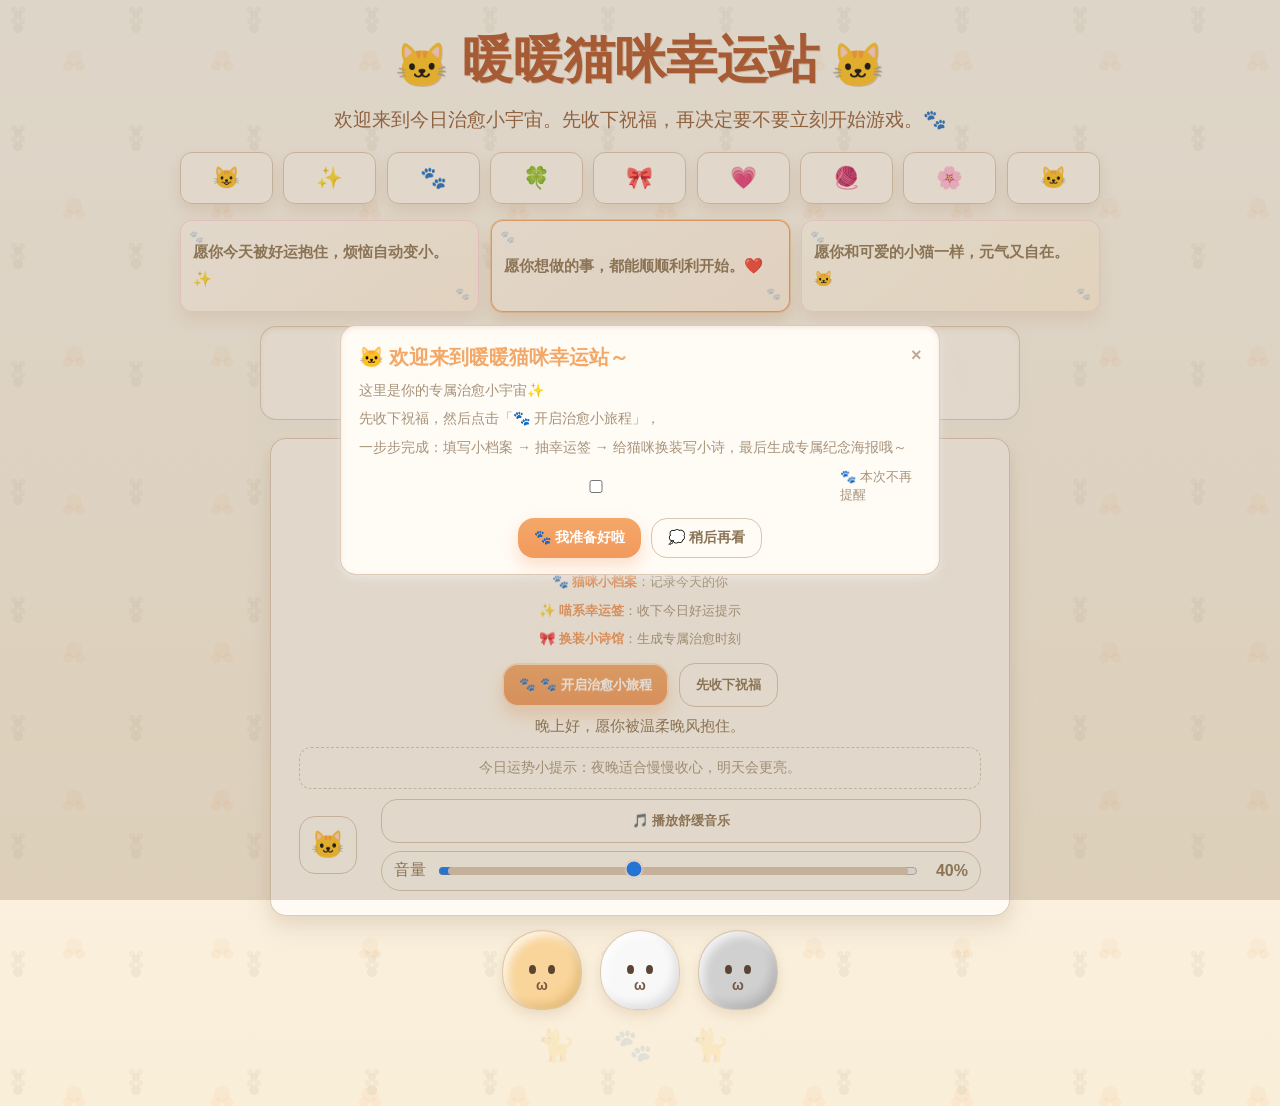
<file: index.html>
﻿<!DOCTYPE html>
<html lang="zh-CN">
<head>
<meta charset="UTF-8" />
<meta name="viewport" content="width=device-width, initial-scale=1.0" />
<title>暖暖猫咪幸运站 - 欢迎页</title>
<link rel="stylesheet" href="style.css" />
</head>
<body class="paw-bg welcome-entry">
<div class="bg-cute" id="bgCute"></div>
<main>
  <section class="hero welcome-hero">
    <h1 class="welcome-title"><span class="cat-mini">🐱</span> 暖暖猫咪幸运站 <span class="cat-mini">🐱</span></h1>
    <p class="welcome-sub">欢迎来到今日治愈小宇宙。先收下祝福，再决定要不要立刻开始游戏。🐾</p>

    <div class="emoji-wall" aria-label="可爱图标互动区">
      <button class="emoji-chip" type="button" data-link-card="0" data-word="今天适合轻轻出发，也会稳稳抵达。" aria-label="元气祝福">😺</button>
      <button class="emoji-chip" type="button" data-link-card="1" data-word="你认真生活的样子，本来就很闪亮。" aria-label="鼓励祝福">✨</button>
      <button class="emoji-chip" type="button" data-link-card="2" data-word="把节奏放慢一点，心会更亮一点。" aria-label="慢节奏祝福">🐾</button>
      <button class="emoji-chip" type="button" data-link-card="0" data-word="好运正在靠近，记得给自己一个微笑。" aria-label="好运祝福">🍀</button>
      <button class="emoji-chip" type="button" data-link-card="1" data-word="今天也会有可爱的惊喜在等你。" aria-label="惊喜祝福">🎀</button>
      <button class="emoji-chip" type="button" data-link-card="2" data-word="愿你被温柔抱住，烦恼都变轻。" aria-label="治愈祝福">💗</button>
      <button class="emoji-chip" type="button" data-link-card="0" data-word="你的小愿望，正在一点点靠近。" aria-label="愿望祝福">🧶</button>
      <button class="emoji-chip" type="button" data-link-card="1" data-word="先照顾好自己，今天就已经很棒了。" aria-label="陪伴祝福">🌸</button>
      <button class="emoji-chip" type="button" data-link-card="2" data-word="猫咪说：喵呜，今天也请你开心。" aria-label="猫咪祝福">🐱</button>
    </div>

    <div class="bless-grid" aria-label="祝福文案框">
      <button class="bless-card c1" type="button" data-text="愿你今天被好运抱住，烦恼自动变小。✨" aria-label="祝福卡片一">愿你今天被好运抱住，烦恼自动变小。✨</button>
      <button class="bless-card c2 active" type="button" data-text="愿你想做的事，都能顺顺利利开始。❤️" aria-label="祝福卡片二">愿你想做的事，都能顺顺利利开始。❤️</button>
      <button class="bless-card c3" type="button" data-text="愿你和可爱的小猫一样，元气又自在。🐱" aria-label="祝福卡片三">愿你和可爱的小猫一样，元气又自在。🐱</button>
    </div>

    <nav class="entry-steps" aria-label="三层流程导航">
      <div class="entry-step-row">
        <button class="entry-step-btn done" type="button" aria-label="第一层"><span>🐾</span><span>猫咪小档案</span></button>
        <button class="entry-step-btn" type="button" aria-label="第二层"><span>✨</span><span>喵系幸运签</span></button>
        <button class="entry-step-btn" type="button" aria-label="第三层"><span>🎀</span><span>换装小诗馆</span></button>
      </div>
      <div class="entry-progress" aria-hidden="true">
        <span class="entry-node done"></span>
        <span class="entry-node on"></span>
        <span class="entry-node"></span>
        <span class="entry-line"><i class="entry-line-fill"></i></span>
      </div>
    </nav>

    <article class="welcome-panel">
      <span class="tag">入口页</span>
      <h2>现在开始游戏吗？</h2>
      <p class="welcome-greeting" id="welcomeGreeting">欢迎回来，<b class="welcome-name" id="userName">小可爱</b></p>
      <small class="flow-lines">
        <span class="flow-line">🐾 <b>猫咪小档案</b>：记录今天的你</span>
        <span class="flow-line">✨ <b>喵系幸运签</b>：收下今日好运提示</span>
        <span class="flow-line">🎀 <b>换装小诗馆</b>：生成专属治愈时刻</span>
      </small>

    <div class="row welcome-actions">
      <button id="startGame" class="pri" type="button" aria-label="开启治愈小旅程">🐾 开启治愈小旅程</button>
      <button id="laterBtn" class="sec" type="button" aria-label="稍后开始">先收下祝福</button>
    </div>
      <div class="status welcome-status" id="welcomeStatus" aria-live="polite"></div>
      <div class="today-tip" id="todayTip" aria-live="polite"></div>

      <div class="music-zone">
        <div class="music-pet" id="musicPet" aria-hidden="true">🐱</div>
        <div class="music-controls">
          <button id="musicToggle" class="sec music-btn" type="button" aria-label="播放或暂停舒缓音乐">🎵 播放舒缓音乐</button>
          <label class="volume-shell" for="musicVolume">
            <span>音量</span>
            <input id="musicVolume" type="range" min="0" max="100" value="40" aria-label="音乐音量" />
            <b id="volumeText">40%</b>
          </label>
        </div>
      </div>
    </article>
    <section class="entry-cats" aria-label="入口页猫咪展示区">
      <button class="entry-cat yellow" type="button" aria-label="元气黄猫">
        <span class="entry-cat-eye left"></span>
        <span class="entry-cat-eye right"></span>
        <span class="entry-cat-mouth">ω</span>
      </button>
      <button class="entry-cat white" type="button" aria-label="温柔白猫">
        <span class="entry-cat-eye left"></span>
        <span class="entry-cat-eye right"></span>
        <span class="entry-cat-mouth">ω</span>
      </button>
      <button class="entry-cat gray" type="button" aria-label="佛系灰猫">
        <span class="entry-cat-eye left"></span>
        <span class="entry-cat-eye right"></span>
        <span class="entry-cat-mouth">ω</span>
      </button>
    </section>
    <div class="entry-silhouette" aria-hidden="true">🐈  🐾  🐈</div>
  </section>
</main>

<audio id="bgMusic" preload="auto" loop>
  <source src="assets/audio/bg_healing_piano_rain.wav" type="audio/wav" />
  <source src="https://www.soundhelix.com/examples/mp3/SoundHelix-Song-13.mp3" type="audio/mpeg" />
  <source src="https://www.soundhelix.com/examples/mp3/SoundHelix-Song-2.mp3" type="audio/mpeg" />
</audio>

<script src="common.js"></script>
<script>
const E={
  bgCute:document.getElementById("bgCute"),
  startGame:document.getElementById("startGame"),
  laterBtn:document.getElementById("laterBtn"),
  welcomeGreeting:document.getElementById("welcomeGreeting"),
  userName:document.getElementById("userName"),
  welcomeStatus:document.getElementById("welcomeStatus"),
  todayTip:document.getElementById("todayTip"),
  blessCards:Array.from(document.querySelectorAll(".bless-card")),
  emojiChips:Array.from(document.querySelectorAll(".emoji-chip")),
  entryCats:Array.from(document.querySelectorAll(".entry-cat")),
  musicToggle:document.getElementById("musicToggle"),
  musicVolume:document.getElementById("musicVolume"),
  volumeText:document.getElementById("volumeText"),
  musicPet:document.getElementById("musicPet"),
  bgMusic:document.getElementById("bgMusic")
};

const LATER_WORDS=[
  "先摸摸小猫再出发，今天也会很顺。🐾",
  "祝福已装进背包，随时都能开始。✨",
  "慢慢来也很好，幸运会等你。💗",
  "给你一颗暖暖小心心：准备好再点开始。🌸"
];

function popHint(msg){
  const el=document.createElement("div");
  el.className="hint-pop";
  el.textContent=msg;
  document.body.appendChild(el);
  setTimeout(()=>el.remove(),1700);
}

function sprinkleAt(x,y,count=8,pool=["💗","🐾","✨","🧡"]){
  for(let i=0;i<count;i+=1){
    const el=document.createElement("span");
    el.className="entry-drop";
    el.textContent=pool[Math.floor(Math.random()*pool.length)];
    el.style.left=`${x+(Math.random()*42-21)}px`;
    el.style.top=`${y+(Math.random()*20-10)}px`;
    el.style.setProperty("--dx",`${Math.random()*110-55}px`);
    el.style.setProperty("--dy",`${-55-Math.random()*95}px`);
    el.style.setProperty("--dr",`${Math.random()*120-60}deg`);
    document.body.appendChild(el);
    setTimeout(()=>el.remove(),1200);
  }
}

function burstFromEl(node){
  const rect=node.getBoundingClientRect();
  sprinkleAt(rect.left+rect.width*0.5,rect.top+rect.height*0.5,10);
}

function linkIconToCard(icon,card){
  const from=icon.getBoundingClientRect();
  const to=card.getBoundingClientRect();
  const cat=document.createElement("span");
  cat.className="icon-cat-link";
  cat.textContent="🐱";
  cat.style.left=`${from.left+from.width/2}px`;
  cat.style.top=`${from.top+from.height/2}px`;
  cat.style.setProperty("--mx",`${(to.left+to.width/2)-(from.left+from.width/2)}px`);
  cat.style.setProperty("--my",`${(to.top-14)-(from.top+from.height/2)}px`);
  document.body.appendChild(cat);
  setTimeout(()=>cat.remove(),900);
}

function setTip(profile){
  const fortune=WarmCat.readJSON(WarmCat.KEYS.fortune);
  const hour=new Date().getHours();
  let msg="今日运势小提示：把肩膀放松一点，好运更容易靠近你。";
  if(fortune&&fortune.date===WarmCat.day()&&profile&&fortune.name===profile.name){
    msg=`今日运势小提示：你的关键词是「${fortune.keyword||fortune.title||"温柔"}」，慢慢来会更顺。`;
  }else if(hour>=22||hour<6){
    msg="今日运势小提示：夜晚适合慢慢收心，明天会更亮。";
  }else if(hour>=6&&hour<12){
    msg="今日运势小提示：早晨行动力不错，先做一件小事就很好。";
  }
  E.todayTip.textContent=msg;
}

function setGreeting(profile){
  const name=(profile&&profile.name)?profile.name:"小可爱";
  E.userName.textContent=name;
  E.welcomeGreeting.innerHTML=`欢迎回来，<b class="welcome-name">${name}</b>`;
  if(profile&&profile.name){
    E.startGame.textContent="🐾 继续治愈小旅程";
    E.welcomeStatus.textContent=`欢迎回来，${name}。可以继续你的猫咪幸运之旅。`;
  }else{
    E.startGame.textContent="🐾 开启治愈小旅程";
    E.welcomeStatus.textContent=WarmCat.timeGreeting();
  }
  setTip(profile);
}

E.startGame.onclick=()=>{
  E.startGame.classList.add("btn-loading");
  popHint("出发咯，去第一层填写信息～");
  burstFromEl(E.startGame);
  setTimeout(()=>{location.href="layer1.html";},420);
};

E.laterBtn.onclick=()=>{
  const msg=LATER_WORDS[Math.floor(Math.random()*LATER_WORDS.length)];
  E.welcomeStatus.textContent=msg;
  burstFromEl(E.laterBtn);
  popHint("祝福+1 ✨");
};

E.emojiChips.forEach((chip)=>{
  chip.addEventListener("click",()=>{
    const msg=chip.dataset.word||"愿你今天被温柔接住。";
    E.welcomeStatus.textContent=msg;
    const idx=Number(chip.dataset.linkCard||0);
    const card=E.blessCards[Math.max(0,Math.min(E.blessCards.length-1,idx))];
    if(card){
      E.blessCards.forEach((x)=>x.classList.remove("active"));
      card.classList.add("active");
      linkIconToCard(chip,card);
    }
    burstFromEl(chip);
    popHint("喵呜祝福到达 💗");
  });
});

E.blessCards.forEach((card)=>{
  card.addEventListener("click",()=>{
    E.blessCards.forEach((x)=>x.classList.remove("active"));
    card.classList.add("active");
    E.welcomeStatus.textContent=card.dataset.text||card.textContent;
    burstFromEl(card);
  });
});

E.entryCats.forEach((cat)=>{
  cat.addEventListener("click",()=>{
    cat.classList.remove("tilt");
    void cat.offsetWidth;
    cat.classList.add("tilt");
    burstFromEl(cat);
    sprinkleAt(cat.getBoundingClientRect().left+cat.getBoundingClientRect().width/2,cat.getBoundingClientRect().top+8,2,["💗","💖"]);
    setTimeout(()=>cat.classList.remove("tilt"),360);
  });
});

WarmCat.initCuteBg(E.bgCute);
const musicCtrl=WarmCat.initMusic(E.musicToggle,E.musicVolume,E.bgMusic,E.welcomeStatus);
const profile=WarmCat.readJSON(WarmCat.KEYS.profile);
setGreeting(profile);
if(musicCtrl&&musicCtrl.onVolumeChange){
  musicCtrl.onVolumeChange((_,percent)=>{
    E.volumeText.textContent=`${percent}%`;
  });
}
if(musicCtrl&&musicCtrl.onPlayChange){
  musicCtrl.onPlayChange((playing)=>{
    E.musicPet.classList.toggle("on",playing);
    E.musicToggle.textContent=playing?"🎵 暂停舒缓音乐":"🎵 播放舒缓音乐";
    if(playing){
      burstFromEl(E.musicToggle);
    }
  });
}

WarmCat.showGuideModal({
  pageId:"entry",
  title:"🐱 欢迎来到暖暖猫咪幸运站～",
  body:[
    "这里是你的专属治愈小宇宙✨",
    "先收下祝福，然后点击「🐾 开启治愈小旅程」，",
    "一步步完成：填写小档案 → 抽幸运签 → 给猫咪换装写小诗，最后生成专属纪念海报哦～"
  ],
  primaryText:"🐾 我准备好啦",
  secondaryText:"💭 稍后再看",
  delay:300
});
</script>
</body>
</html>
</file>
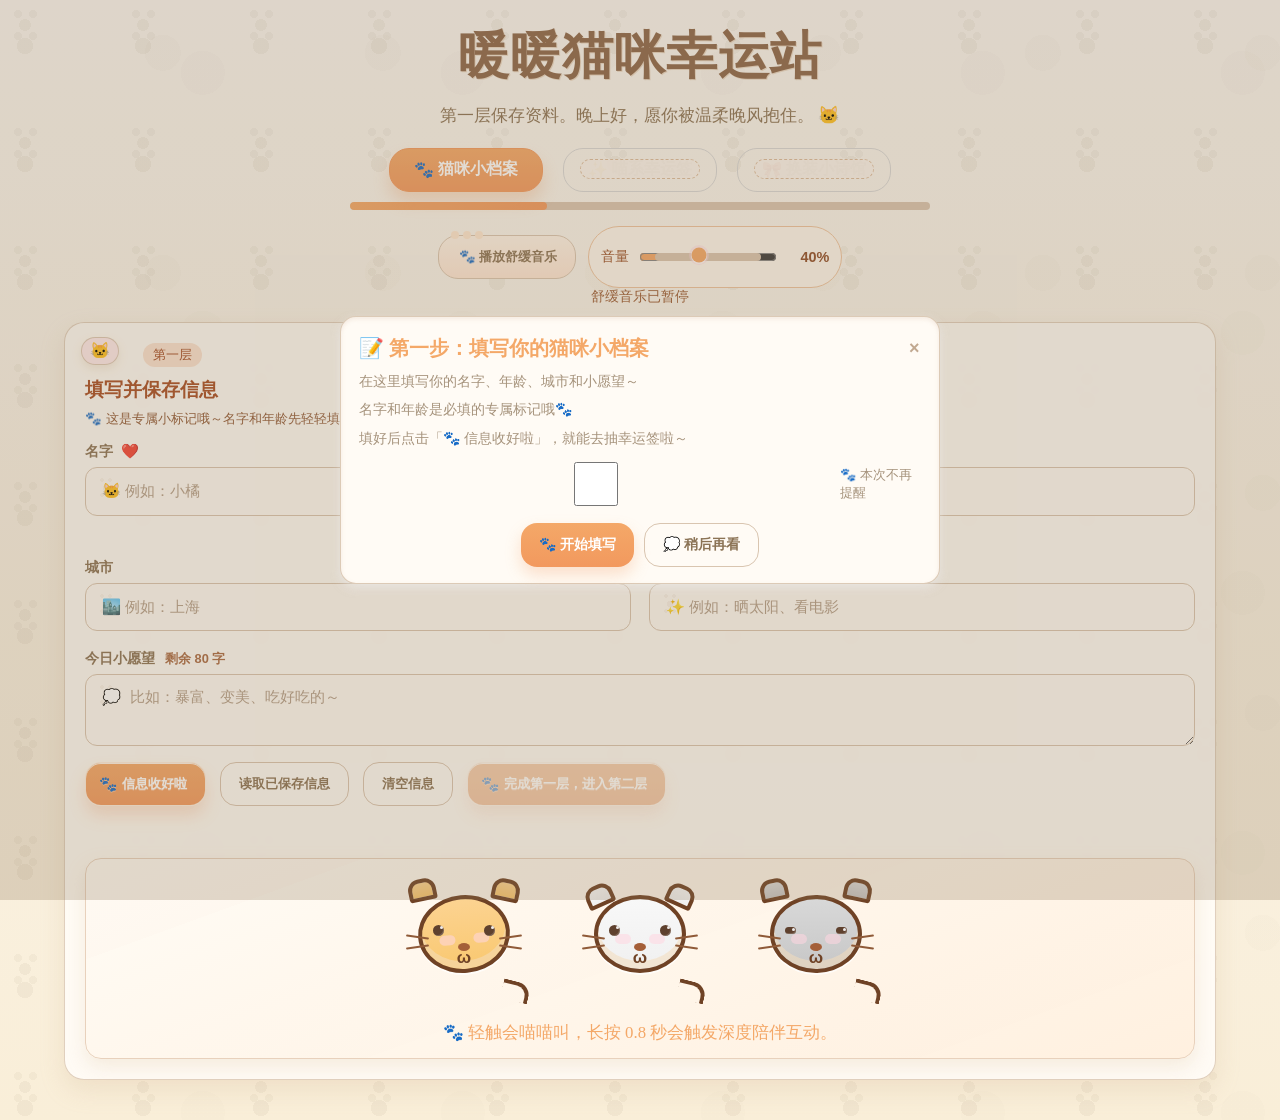
<file: ending.html>
﻿<!DOCTYPE html>
<html lang="zh-CN">
<head>
<meta charset="UTF-8" />
<meta name="viewport" content="width=device-width,initial-scale=1.0" />
<title>暖暖猫咪幸运站 - 三层旅程结束页</title>
<style>
:root{--bg1:#FAF7F2;--bg2:#F9EED8;--a:#F4A868;--b:#F2995E;--p:#FFD6E0;--c:#D9C5B0;--t:#8B7355;--s:#A6937C;--w:#FFFBF5;--e:.2s ease-in-out}
*{box-sizing:border-box}html,body{margin:0;min-width:320px;color:var(--t);font-family:"PingFang SC","Microsoft YaHei",sans-serif}
body{background:radial-gradient(circle at 10px 8px,rgba(139,115,85,.08) 0 3px,transparent 3px),radial-gradient(circle at 18px 8px,rgba(139,115,85,.08) 0 3px,transparent 3px),radial-gradient(circle at 14px 14px,rgba(139,115,85,.08) 0 4px,transparent 4px),radial-gradient(circle at 72px 58px,rgba(244,168,104,.08) 0 8px,transparent 8px),radial-gradient(circle at 80px 66px,rgba(244,168,104,.08) 0 5px,transparent 5px),radial-gradient(circle at 66px 66px,rgba(255,214,224,.08) 0 5px,transparent 5px),linear-gradient(180deg,var(--bg1),var(--bg2));background-size:118px 118px,118px 118px,118px 118px,150px 150px,150px 150px,150px 150px,auto;overflow-x:hidden}
body.star{background:radial-gradient(circle at 20% 18%,rgba(255,255,255,.45) 0 1px,transparent 1px),radial-gradient(circle at 68% 26%,rgba(255,255,255,.4) 0 1px,transparent 1px),radial-gradient(circle at 34% 74%,rgba(255,255,255,.35) 0 1px,transparent 1px),linear-gradient(180deg,#f8efe0,#f4e4ca)}
.page{max-width:1200px;margin:0 auto;min-height:100vh;padding:20px;display:flex;flex-direction:column;gap:16px;animation:in .5s ease-in-out both;transition:transform var(--e),opacity var(--e)}
body.out .page{opacity:0;transform:translateX(-40px)}
.panel{border-radius:16px;border:1px solid rgba(217,197,176,.92);background:var(--w);box-shadow:inset 0 2px 4px rgba(217,197,176,.3),0 4px 8px rgba(240,240,240,.5)}
.top{padding:20px 16px;text-align:center}.top h1{margin:0;font-family:"YouYuan","STKaiti","KaiTi",cursive;font-size:32px;text-shadow:1px 1px 0 var(--c)}.sub{margin:8px auto;max-width:900px;color:var(--s);font-size:18px;line-height:1.6}.line{margin:0 auto;color:var(--s);font-size:14px;line-height:1.6}.line b{color:var(--a)}
.journey{
  margin:10px auto 0;
  max-width:960px;
  display:flex;
  flex-wrap:wrap;
  justify-content:center;
  gap:10px;
}
.journey-step{
  display:flex;
  align-items:center;
  gap:6px;
  border-radius:999px;
  border:1px solid rgba(217,197,176,.92);
  background:rgba(255,251,245,.92);
  color:#A6937C;
  padding:7px 12px;
  font-size:13px;
  line-height:1.5;
}
.journey-step b{color:#F4A868}
.core{min-height:65vh;padding:18px;display:flex;justify-content:center;align-items:center;gap:30px}
.poster{width:300px;height:400px;border-radius:16px;border:1px solid var(--p);background:#fffdf9;padding:10px;position:relative;overflow:hidden;transition:transform var(--e),box-shadow var(--e)}
.poster:hover{transform:translateY(-5px) scale(1.03);box-shadow:0 0 10px var(--p),0 10px 18px rgba(139,115,85,.15)}
.poster.pop{animation:pop .5s ease}.corner{position:absolute;width:18px;height:18px;border-radius:50%;background:rgba(255,214,224,.72);display:grid;place-items:center;font-size:10px;color:#a86f52}.c1{left:6px;top:6px}.c2{right:6px;top:6px}.c3{left:6px;bottom:6px}.c4{right:6px;bottom:6px}
.poster-in{height:100%;border-radius:12px;border:1px dashed rgba(217,197,176,.9);background:linear-gradient(180deg,#fff9f2,#f9eddc);padding:12px;display:flex;flex-direction:column;gap:8px}
.badge{display:inline-flex;align-self:flex-start;border-radius:999px;border:1px solid rgba(244,168,104,.45);background:rgba(244,168,104,.13);color:#9d6543;font-size:12px;font-weight:700;padding:3px 8px}
.h2{margin:0;font-size:16px;line-height:1.45}.chips{display:flex;flex-wrap:wrap;gap:6px}.chip{border-radius:999px;padding:3px 8px;border:1px solid rgba(217,197,176,.9);background:rgba(255,251,245,.9);font-size:12px;color:#9a7253}
.box{border-radius:10px;border:1px solid rgba(217,197,176,.82);background:rgba(255,251,245,.82);padding:8px;font-size:13px;color:#8d6a4f;line-height:1.5}.poem{border-color:rgba(255,214,224,.85);background:rgba(255,245,249,.78);line-height:1.6;flex:1;white-space:pre-wrap;overflow:hidden}
.foot{margin-top:auto;display:flex;align-items:center;gap:8px;font-size:12px;color:#9a7458}.mini{width:30px;height:30px;border-radius:50%;box-shadow:inset -4px -4px 7px rgba(0,0,0,.08),inset 4px 4px 7px rgba(255,255,255,.7)}
.tone-yellow{background:radial-gradient(circle at 35% 30%,#F9D59B 0 52%,#F7C878 100%)}.tone-white{background:radial-gradient(circle at 35% 30%,#F8F8F8 0 55%,#EFEFEF 100%)}.tone-gray{background:radial-gradient(circle at 35% 30%,#D0D0D0 0 55%,#B8B8B8 100%)}
.catwrap{width:280px;min-height:420px;border-radius:16px;border:1px solid rgba(255,214,224,.9);background:rgba(255,251,245,.85);padding:14px;display:flex;flex-direction:column;align-items:center;justify-content:center;gap:10px;position:relative}
.cat{width:120px;height:120px;border:0;background:transparent;position:relative;cursor:pointer;touch-action:manipulation;transition:transform var(--e)}.cat:hover{transform:scale(1.04)}
.catb{position:absolute;inset:8px;border-radius:50% 50% 46% 46%;box-shadow:inset -8px -8px 14px rgba(0,0,0,.08),inset 8px 8px 14px rgba(255,255,255,.72),0 6px 12px rgba(120,95,70,.18);transform:rotate(-4deg);animation:breath 3s ease-in-out infinite}
body.pause .catb{animation-duration:4.8s}.ear{position:absolute;top:-4px;width:24px;height:20px;border-radius:65% 65% 42% 42%;border:1px solid rgba(139,115,85,.24);background:rgba(255,255,255,.62)}.l{left:14px;transform:rotate(-16deg)}.r{right:14px;transform:rotate(16deg)}
.eye{position:absolute;top:42px;width:8px;height:10px;border-radius:50%;background:#5d4938}.el{left:36px}.er{right:36px}.mouth{position:absolute;left:50%;top:60px;transform:translateX(-50%);width:16px;height:9px;border-bottom:2px solid #7a5942;border-radius:0 0 12px 12px}.cheek{position:absolute;top:55px;width:11px;height:8px;border-radius:50%;background:rgba(255,214,224,.85)}.cl{left:26px}.cr{right:26px}.ticket{position:absolute;left:50%;top:69px;transform:translateX(-50%) rotate(-6deg);border-radius:5px;border:1px solid rgba(217,197,176,.95);background:#fff4e6;color:#a36a49;font-size:10px;padding:2px 5px}
.cat.tap .catb{animation:tap .42s ease-in-out}.cat.long .catb{animation:gift .75s ease-in-out}.speech{min-height:28px;max-width:220px;text-align:center;color:var(--s);line-height:1.6;font-size:13px}.tray{position:absolute;bottom:16px;display:flex;gap:8px;opacity:0;transition:opacity var(--e)}.tray.show{opacity:1}.gifti{width:28px;height:28px;border-radius:50%;border:1px solid rgba(217,197,176,.95);background:rgba(255,251,245,.94);display:grid;place-items:center;animation:gpop .4s ease-in-out}
.ops{padding:16px;display:flex;justify-content:space-between;align-items:center;gap:16px;flex-wrap:wrap}.btns{display:flex;gap:12px;flex-wrap:wrap}
button{font-weight:700;cursor:pointer;transition:transform var(--e),background var(--e),box-shadow var(--e),border-color var(--e)}.pri{height:50px;border:0;border-radius:16px;padding:0 30px;color:#fff;background:linear-gradient(180deg,var(--a),var(--b));box-shadow:inset 0 0 0 1px rgba(255,251,245,.88),0 8px 16px rgba(242,153,94,.3)}.sec{height:50px;border:1px solid var(--c);border-radius:16px;padding:0 24px;color:var(--t);background:transparent}.sec:hover{background:#f9eed8}.pri:hover,.sec:hover{transform:scale(1.02)}.pri:active,.sec:active{transform:scale(.98)}
.music{display:flex;align-items:center;gap:10px;flex-wrap:wrap}.music button{height:36px;border-radius:999px;padding:0 16px;border:1px solid var(--c);background:#fff8ef}.music input[type=range]{width:200px;accent-color:#f4a868}.music small{color:var(--s)}
.toast{position:fixed;left:50%;bottom:22px;transform:translate(-50%,16px);border-radius:999px;background:rgba(255,251,245,.96);border:1px solid rgba(217,197,176,.95);color:#8b6c53;padding:10px 16px;box-shadow:0 8px 18px rgba(139,115,85,.22);opacity:0;pointer-events:none;z-index:120;transition:opacity var(--e),transform var(--e)}.toast.show{opacity:1;transform:translate(-50%,0)}
.mask{position:fixed;inset:0;background:rgba(139,115,85,.26);display:none;align-items:center;justify-content:center;z-index:130}.mask.show{display:flex}.share{width:min(420px,92vw);border-radius:16px;border:1px solid rgba(217,197,176,.9);background:#fffbf5;padding:16px;box-shadow:0 10px 28px rgba(139,115,85,.24)}.grid{display:grid;grid-template-columns:repeat(3,minmax(0,1fr));gap:10px;margin:10px 0 6px}.item{height:78px;border-radius:12px;border:1px solid var(--c);background:#fff8ef;color:var(--t);font-size:13px;display:flex;flex-direction:column;align-items:center;justify-content:center;gap:6px}.item:hover{background:#f9eed8;transform:translateY(-2px)}.ft{margin-top:12px;display:flex;justify-content:flex-end;gap:8px}
.fx{position:fixed;font-size:18px;pointer-events:none;z-index:125;animation:fx .95s ease-out forwards}
@keyframes in{from{opacity:0;transform:translateY(-16px)}to{opacity:1;transform:translateY(0)}}@keyframes pop{0%{transform:scale(1)}50%{transform:scale(1.03)}100%{transform:scale(1)}}@keyframes breath{0%,100%{transform:rotate(-4deg) scale(.98)}50%{transform:rotate(-4deg) scale(1.02)}}@keyframes tap{0%{transform:rotate(-4deg) scale(.96)}35%{transform:rotate(6deg) scale(1.06)}100%{transform:rotate(-4deg) scale(1)}}@keyframes gift{0%{transform:rotate(-4deg) scale(.98)}40%{transform:rotate(4deg) scale(1.04)}100%{transform:rotate(-4deg) scale(1)}}@keyframes gpop{from{transform:translateY(10px) scale(.8);opacity:0}to{transform:translateY(0) scale(1);opacity:1}}@keyframes fx{from{opacity:.95;transform:translate3d(0,0,0) scale(1)}to{opacity:0;transform:translate3d(var(--dx),var(--dy),0) rotate(var(--dr)) scale(.8)}}
@media (max-width:767px){.top h1{font-size:28px}.sub{font-size:16px}.journey{flex-direction:column;align-items:stretch;gap:8px}.journey-step{justify-content:center}.core{flex-direction:column;gap:20px}.poster{width:280px;height:380px}.catwrap{width:100%;max-width:320px;min-height:280px}.cat{width:100px;height:100px}.ops{flex-direction:column;align-items:stretch}.btns{width:100%;display:flex;flex-direction:column}.pri,.sec{width:100%;height:54px;font-size:16px}.music{justify-content:center}.music input[type=range]{width:150px}}
@media (prefers-reduced-motion:reduce){*,*:before,*:after{animation:none !important;transition:none !important}}
</style>
</head>
<body>
<main class="page">
  <section class="panel top">
    <h1>🐾 三层旅程圆满啦～</h1>
    <p class="sub">谢谢你走完这趟治愈小旅程，愿好运和温柔一直围着你～✨</p>
    <div class="journey" aria-label="三层旅程回顾">
      <div class="journey-step">📝 <b>填写了专属小档案</b></div>
      <div class="journey-step">✨ <b>抽到了治愈喵签</b></div>
      <div class="journey-step">🎀 <b>生成了纪念海报</b></div>
    </div>
    <div class="line" style="font-size:12px">悄悄说：长按猫咪有惊喜哦～</div>
  </section>

  <section class="panel core">
    <div>
      <article class="poster" id="posterBox" aria-label="第三层专属纪念海报预览">
        <span class="corner c1">🐾</span><span class="corner c2">💗</span><span class="corner c3">🐾</span><span class="corner c4">💗</span>
        <div class="poster-in">
          <span class="badge">🖼️ 你的第三层专属纪念海报</span>
          <h2 class="h2" id="posterTitle">暖暖猫咪幸运站 · 今日专属好运</h2>
          <div class="chips" id="metaList"></div>
          <div class="box" id="fortuneText">幸运签内容将在这里展示。</div>
          <div class="box poem" id="poemText">名字小诗将在这里展示。</div>
          <div class="foot"><span class="mini tone-yellow" id="miniCat"></span><span id="posterFoot">午后好，慢慢来也能走很远</span></div>
        </div>
      </article>
      <p class="line" id="posterTip" style="font-size:12px;margin-top:8px">用户专属治愈纪念海报，默认 9:16 竖版，可切换 16:9 横版导出。</p>
    </div>
    <aside class="catwrap">
      <button class="cat" id="catModel" type="button" aria-label="点击猫咪互动">
        <span class="catb tone-yellow" id="catBody"><span class="ear l"></span><span class="ear r"></span><span class="eye el"></span><span class="eye er"></span><span class="cheek cl"></span><span class="cheek cr"></span><span class="mouth"></span><span class="ticket">好运签</span></span>
      </button>
      <p class="speech" id="catSpeech">轻触我，我会给你一个收尾抱抱～</p>
      <div class="tray" id="giftTray"><span class="gifti">⭐</span><span class="gifti">🐟</span><span class="gifti">🧧</span></div>
    </aside>
  </section>

  <section class="panel ops">
    <div class="btns">
      <button class="pri" id="savePoster" type="button" aria-label="保存第三层纪念海报">💾 保存第三层纪念海报</button>
      <button class="sec" id="restartJourney" type="button" aria-label="重新开启三层旅程">🔄 重新开启三层旅程</button>
      <button class="sec" id="openShare" type="button" aria-label="分享这份治愈美好">📤 分享这份治愈美好</button>
      <button class="sec" id="modeToggle" type="button" aria-label="切换海报导出比例">🖼️ 当前导出比例：9:16</button>
    </div>
    <div class="music">
      <button id="musicToggle" type="button" aria-pressed="false">🎵 播放舒缓音乐</button>
      <input id="musicVolume" type="range" min="0" max="100" value="40" aria-label="背景音乐音量" />
      <small id="musicInfo">音量 40%</small>
    </div>
  </section>
</main>

<audio id="bgMusic" preload="auto" loop>
  <source src="assets/audio/bg_healing_piano_rain.wav" type="audio/wav" />
  <source src="https://www.soundhelix.com/examples/mp3/SoundHelix-Song-13.mp3" type="audio/mpeg" />
  <source src="https://www.soundhelix.com/examples/mp3/SoundHelix-Song-2.mp3" type="audio/mpeg" />
</audio>
<script src="common.js"></script>
<canvas id="exportCanvas" width="2160" height="3840" hidden></canvas>
<div class="mask" id="shareMask" aria-hidden="true"><div class="share" role="dialog" aria-modal="true" aria-label="分享面板"><h3 style="margin:0">分享这份治愈美好</h3><p class="line" style="margin:8px 0">把今天的温柔继续传递给更多人吧～</p><div class="grid"><button class="item" data-share="moments" type="button">🌼<span>朋友圈</span></button><button class="item" data-share="friend" type="button">💌<span>好友</span></button><button class="item" data-share="save" type="button">🖼️<span>保存图片</span></button></div><div class="ft"><button class="sec" id="copyText" type="button">复制文案</button><button class="sec" id="closeShare" type="button">关闭</button></div></div></div>
<div class="toast" id="toast"></div>
<script src="common.js"></script>
<script>
(()=>{
const K={profile:"warm_cat_profile_v1",fortune:"warm_cat_fortune_v1",poem:"warm_cat_poem_v1",outfit:"warm_cat_outfit_v1",score:"warm_cat_score_v1",history:"warm_cat_fortune_history_v1",music:"warm_cat_music_v1",daily:"warm_cat_daily_v1",pref:"warm_cat_preference_v1",greet:"warm_cat_greeting_v1"};
const E={posterBox:document.getElementById("posterBox"),posterTitle:document.getElementById("posterTitle"),metaList:document.getElementById("metaList"),fortuneText:document.getElementById("fortuneText"),poemText:document.getElementById("poemText"),miniCat:document.getElementById("miniCat"),posterFoot:document.getElementById("posterFoot"),posterTip:document.getElementById("posterTip"),catModel:document.getElementById("catModel"),catBody:document.getElementById("catBody"),catSpeech:document.getElementById("catSpeech"),giftTray:document.getElementById("giftTray"),savePoster:document.getElementById("savePoster"),restartJourney:document.getElementById("restartJourney"),openShare:document.getElementById("openShare"),modeToggle:document.getElementById("modeToggle"),musicToggle:document.getElementById("musicToggle"),musicVolume:document.getElementById("musicVolume"),musicInfo:document.getElementById("musicInfo"),bgMusic:document.getElementById("bgMusic"),shareMask:document.getElementById("shareMask"),closeShare:document.getElementById("closeShare"),copyText:document.getElementById("copyText"),toast:document.getElementById("toast"),canvas:document.getElementById("exportCanvas")};
const S={profile:null,fortune:null,poem:"",score:0,tone:"yellow",mode:"portrait",url:"",press:null,longed:false,audio:null,toast:null};
const j=(k)=>{try{return JSON.parse(localStorage.getItem(k)||"null")}catch{return null}};const w=(k,v)=>localStorage.setItem(k,JSON.stringify(v));
const day=()=>{const d=new Date();return `${d.getFullYear()}-${String(d.getMonth()+1).padStart(2,"0")}-${String(d.getDate()).padStart(2,"0")}`};
const tone=(t)=>t==="gray"?"tone-gray":t==="white"?"tone-white":"tone-yellow";
const tByF=(x)=>x==="energetic"?"yellow":x==="zen"?"gray":"white";
function tip(msg){E.toast.textContent=msg;E.toast.classList.add("show");clearTimeout(S.toast);S.toast=setTimeout(()=>E.toast.classList.remove("show"),1800)}
function redirect(url,msg){tip(msg);setTimeout(()=>location.href=url,900)}
function initData(){const p=j(K.profile);if(!p||!p.name||!p.age){redirect("layer1.html","🐾 请先完成第一层信息填写哦～");return false;}const f=j(K.fortune);if(!f||f.date!==day()||f.name!==p.name){redirect("layer2.html","🐱 先去第二层抽今天的幸运签吧～");return false;}const poem=j(K.poem)||{};S.profile=p;S.fortune=f;S.poem=poem.poem||`${p.name}轻轻笑，\n今日小愿望慢慢到。`;S.score=Number(j(K.score)||0)||0;S.tone=tByF(f.typeKey||"healing");return true;}
function meta(){const a=[`名字 ${S.profile.name}`,`年龄 ${S.profile.age}`];if(S.profile.city)a.push(`城市 ${S.profile.city}`);if(S.profile.hobby)a.push(`喜欢 ${S.profile.hobby}`);if(S.profile.wish)a.push(`愿望 ${S.profile.wish}`);a.push(`爱心分 ${S.score}`);E.metaList.innerHTML="";a.slice(0,6).forEach(t=>{const s=document.createElement("span");s.className="chip";s.textContent=t;E.metaList.appendChild(s)});}
function apply(){E.posterTitle.textContent=`暖暖猫咪幸运站 · ${S.profile.name} 的今日专属好运`;E.fortuneText.textContent=`${S.fortune.title||"幸运签"}：${S.fortune.reading||"今天也会顺顺利利"} ｜ 建议：${S.fortune.advice||"慢慢来也会很棒"}`;E.poemText.textContent=S.poem;E.posterFoot.textContent=`午后好，慢慢来也能走很远 · ${day()}`;E.catSpeech.textContent=`${S.profile.name}，轻触我收下收尾抱抱吧～`;E.miniCat.className=`mini ${tone(S.tone)}`;E.catBody.className=`catb ${tone(S.tone)}`;meta();}
function fx(x,y,n,pool){for(let i=0;i<n;i+=1){const e=document.createElement("span");e.className="fx";e.textContent=pool[Math.floor(Math.random()*pool.length)];e.style.left=`${x+(Math.random()*46-23)}px`;e.style.top=`${y+(Math.random()*18-9)}px`;e.style.setProperty("--dx",`${Math.random()*90-45}px`);e.style.setProperty("--dy",`${-56-Math.random()*90}px`);e.style.setProperty("--dr",`${Math.random()*120-60}deg`);document.body.appendChild(e);setTimeout(()=>e.remove(),980);}}
function ctx(){if(!S.audio){const A=window.AudioContext||window.webkitAudioContext;if(!A)return null;S.audio=new A();}if(S.audio.state==="suspended")S.audio.resume();return S.audio;}
function meow(long=false){const c=ctx();if(!c)return;const v=Math.max(0,Math.min(1,Number(E.musicVolume.value)/100));const now=c.currentTime;const o=c.createOscillator();const g=c.createGain();const base=S.tone==="yellow"?680:S.tone==="white"?560:490;const d=long?.45:.24;o.type=long?"triangle":"sine";o.frequency.setValueAtTime(base,now);o.frequency.exponentialRampToValueAtTime(base*(long?.6:.64),now+d);g.gain.setValueAtTime(.0001,now);g.gain.exponentialRampToValueAtTime(Math.max(.02,v*(long?.09:.14)),now+.03);g.gain.exponentialRampToValueAtTime(.0001,now+d);o.connect(g).connect(c.destination);o.start(now);o.stop(now+d+.02)}
function tapCat(){E.catModel.classList.remove("tap");void E.catModel.offsetWidth;E.catModel.classList.add("tap");const r=E.catModel.getBoundingClientRect();const words=(S.poem||"温柔 好运 开心").replace(/\s+/g," ").split(/[，。！？\n ]+/).filter(Boolean);const pick=words[Math.floor(Math.random()*words.length)]||"开心";E.catSpeech.textContent=`呼噜呼噜～把「${pick}」送给你 💗`;fx(r.left+r.width/2,r.top+12,3,["💗","🐾","✨"]);meow(false);setTimeout(()=>E.catModel.classList.remove("tap"),460)}
function longCat(){E.catModel.classList.remove("long");void E.catModel.offsetWidth;E.catModel.classList.add("long");E.giftTray.classList.add("show");E.catSpeech.textContent="🐾 走完三层小旅程，要一直开开心心哦～";meow(true);document.body.classList.add("star");const r=E.catModel.getBoundingClientRect();fx(r.left+r.width/2,r.top,6,["⭐","🐟","🧧","💗"]);setTimeout(()=>E.giftTray.classList.remove("show"),2300);setTimeout(()=>E.catModel.classList.remove("long"),820);setTimeout(()=>document.body.classList.remove("star"),5000)}
function bindCat(){E.catModel.addEventListener("pointerdown",()=>{S.longed=false;clearTimeout(S.press);S.press=setTimeout(()=>{S.longed=true;longCat()},800)});E.catModel.addEventListener("pointerup",()=>{clearTimeout(S.press);if(!S.longed)tapCat()});E.catModel.addEventListener("pointerleave",()=>clearTimeout(S.press));}
function rRect(ctx,x,y,w,h,r){const rr=Math.min(r,w/2,h/2);ctx.beginPath();ctx.moveTo(x+rr,y);ctx.arcTo(x+w,y,x+w,y+h,rr);ctx.arcTo(x+w,y+h,x,y+h,rr);ctx.arcTo(x,y+h,x,y,rr);ctx.arcTo(x,y,x+w,y,rr);ctx.closePath();}
function palette(){if(S.tone==="white")return ["#F8F8F8","#EFEFEF"];if(S.tone==="gray")return ["#D0D0D0","#B8B8B8"];return ["#F9D59B","#F7C878"];}
function drawPoster(){const c=E.canvas;if(S.mode==="portrait"){c.width=2160;c.height=3840}else{c.width=3840;c.height=2160}const x=c.getContext("2d");if(!x)return false;const g=x.createLinearGradient(0,0,0,c.height);g.addColorStop(0,"#FAF7F2");g.addColorStop(1,"#F9EED8");x.fillStyle=g;x.fillRect(0,0,c.width,c.height);for(let i=0;i<100;i+=1){x.fillStyle=i%2?"rgba(255,214,224,.12)":"rgba(217,197,176,.12)";x.beginPath();x.arc(Math.random()*c.width,Math.random()*c.height,2+Math.random()*8,0,Math.PI*2);x.fill();}
const pad=Math.round(c.width*.06),w=c.width-pad*2,h=c.height-pad*2;rRect(x,pad,pad,w,h,Math.round(c.width*.03));x.fillStyle="rgba(255,251,245,.92)";x.fill();x.strokeStyle="rgba(217,197,176,.9)";x.lineWidth=Math.max(2,Math.round(c.width*.0013));x.stroke();x.fillStyle="#8B7355";x.textAlign="center";x.font=`700 ${Math.round(c.width*.05)}px "KaiTi","STKaiti","Microsoft YaHei",sans-serif`;x.fillText("暖暖猫咪幸运站",c.width/2,pad+Math.round(c.height*.07));x.font=`700 ${Math.round(c.width*.027)}px "Microsoft YaHei",sans-serif`;x.fillText(`${S.profile.name} 的今日专属好运`,c.width/2,pad+Math.round(c.height*.11));
const [c1,c2]=palette();const cx=c.width/2,cy=pad+Math.round(c.height*.22),cr=Math.round(Math.min(c.width,c.height)*.095);const cg=x.createRadialGradient(cx-cr*.25,cy-cr*.28,cr*.2,cx,cy,cr);cg.addColorStop(0,c1);cg.addColorStop(1,c2);x.fillStyle=cg;x.beginPath();x.arc(cx,cy,cr,0,Math.PI*2);x.fill();x.fillStyle="#5d4938";x.beginPath();x.arc(cx-cr*.3,cy-cr*.05,cr*.08,0,Math.PI*2);x.fill();x.beginPath();x.arc(cx+cr*.3,cy-cr*.05,cr*.08,0,Math.PI*2);x.fill();x.strokeStyle="#7a5942";x.lineWidth=Math.max(2,Math.round(c.width*.0014));x.beginPath();x.arc(cx,cy+cr*.18,cr*.2,0,Math.PI,false);x.stroke();
const y0=cy+cr+Math.round(c.height*.03);card(x,"幸运签主题 + 解读",`${S.fortune.title||"今日好运"}：${S.fortune.reading||"愿你被温柔拥抱"}\n今日建议：${S.fortune.advice||"慢慢来也会很棒"}`,pad+Math.round(c.width*.06),y0,w-Math.round(c.width*.12),Math.round(c.height*.16));card(x,"专属名字小诗",S.poem,pad+Math.round(c.width*.06),y0+Math.round(c.height*.18),w-Math.round(c.width*.12),Math.round(c.height*.19));pills(x,pad+Math.round(c.width*.06),y0+Math.round(c.height*.4),w-Math.round(c.width*.12));x.fillStyle="#9a7458";x.font=`${Math.round(c.width*.016)}px "Microsoft YaHei",sans-serif`;x.fillText(`午后好，慢慢来也能走很远 · ${day()}`,c.width/2,c.height-pad-Math.round(c.height*.03));S.url=c.toDataURL("image/png");E.posterTip.textContent=`导出分辨率：${c.width} × ${c.height}（高清保存）`;return true;}
function card(x,title,text,px,py,pw,ph){x.fillStyle="rgba(255,251,245,.94)";rRect(x,px,py,pw,ph,Math.round(pw*.04));x.fill();x.strokeStyle="rgba(217,197,176,.88)";x.lineWidth=Math.max(2,Math.round(pw*.005));x.stroke();x.textAlign="left";x.fillStyle="#8f5b39";x.font=`700 ${Math.round(pw*.075)}px "Microsoft YaHei",sans-serif`;x.fillText(title,px+Math.round(pw*.04),py+Math.round(ph*.2));x.fillStyle="#8b6b52";x.font=`${Math.round(pw*.05)}px "Microsoft YaHei",sans-serif`;String(text).split(/\n+/).slice(0,4).forEach((ln,i)=>x.fillText(ln.slice(0,22),px+Math.round(pw*.04),py+Math.round(ph*.4)+i*Math.round(ph*.16)));}
function pills(x,px,py,pw){const arr=[`名字 ${S.profile.name}`,`年龄 ${S.profile.age}`,S.profile.city?`城市 ${S.profile.city}`:"",S.profile.hobby?`喜欢 ${S.profile.hobby}`:"",S.profile.wish?`愿望 ${S.profile.wish}`:"",`爱心分 ${S.score}`].filter(Boolean);let cx=px,cy=py;const rh=Math.round(pw*.13);x.font=`${Math.round(pw*.05)}px "Microsoft YaHei",sans-serif`;arr.forEach((t)=>{const ww=Math.max(Math.round(pw*.22),Math.min(Math.round(pw*.46),Math.round(x.measureText(t).width)+36));if(cx+ww>px+pw){cx=px;cy+=rh;}x.fillStyle="rgba(255,251,245,.94)";rRect(x,cx,cy,ww,rh-10,24);x.fill();x.strokeStyle="rgba(217,197,176,.9)";x.lineWidth=2;x.stroke();x.fillStyle="#9a7253";x.fillText(t,cx+18,cy+Math.round((rh-10)*.66));cx+=ww+12;});}
async function savePoster(){if(!S.url){const ok=drawPoster();if(!ok){tip("海报生成失败，请重试。");return;}}E.posterBox.classList.remove("pop");void E.posterBox.offsetWidth;E.posterBox.classList.add("pop");setTimeout(()=>E.posterBox.classList.remove("pop"),520);const a=document.createElement("a");a.href=S.url;a.download=`warm-cat-ending-${S.mode}-${day()}.png`;document.body.appendChild(a);a.click();a.remove();const r=E.posterBox.getBoundingClientRect();fx(r.left+r.width*.5,r.top+r.height*.7,8,["💗","🐾","🧧"]);tip("🐱 第三层的专属纪念海报已保存到相册啦～");}
const text=()=>[`${S.profile.name} 的暖暖猫咪幸运站纪念时刻`,`幸运签：${S.fortune.title||"今日好运"} - ${S.fortune.reading||"顺顺利利"}`,`名字小诗：${S.poem.replace(/\n/g," / ")}`,`愿望：${S.profile.wish||"天天开心"}`,"午后好，慢慢来也能走很远"].join("\n");
async function copy(){if(navigator.clipboard&&navigator.clipboard.writeText){try{await navigator.clipboard.writeText(text());tip("分享文案已复制～");return;}catch{}}tip("当前环境不支持自动复制。");}
function openMask(){E.shareMask.classList.add("show");E.shareMask.setAttribute("aria-hidden","false");}
function closeMask(){E.shareMask.classList.remove("show");E.shareMask.setAttribute("aria-hidden","true");}
function restart(){[K.profile,K.fortune,K.poem,K.outfit,K.score,K.history,K.daily,K.pref,K.greet].forEach((k)=>localStorage.removeItem(k));document.body.classList.add("out");tip("已清理三层记录，准备重新开始～");setTimeout(()=>location.href="layer1.html",520)}
function music(){const saved=j(K.music)||{};const vol=Math.max(0,Math.min(100,Number(saved.volume)||40));const play=Boolean(saved.playing);E.musicVolume.value=String(vol);E.bgMusic.volume=vol/100;E.musicInfo.textContent=`音量 ${vol}%`;const save=(p)=>w(K.music,{playing:p,volume:Number(E.musicVolume.value)});const ui=(p)=>{E.musicToggle.textContent=p?"🎵 暂停舒缓音乐":"🎵 播放舒缓音乐";E.musicToggle.setAttribute("aria-pressed",String(p));document.body.classList.toggle("pause",!p)};
async function start(u){try{await E.bgMusic.play();ui(true);save(true);if(u)tip("🎵 为你切换专属收尾轻音乐～");}catch{ui(false);save(false);if(u)tip("设备当前保持安静模式。");}}
function stop(u){E.bgMusic.pause();ui(false);save(false);if(u)tip("🐱 音乐暂停啦，随时可以再听～");}
E.musicToggle.addEventListener("click",()=>E.bgMusic.paused?start(true):stop(true));E.musicVolume.addEventListener("input",()=>{const v=Number(E.musicVolume.value);E.bgMusic.volume=v/100;E.musicInfo.textContent=`音量 ${v}%`;w(K.music,{playing:!E.bgMusic.paused,volume:v});});ui(play);if(play)start(false);else document.body.classList.add("pause");}
function bind(){E.savePoster.addEventListener("click",()=>void savePoster());E.restartJourney.addEventListener("click",restart);E.openShare.addEventListener("click",openMask);E.closeShare.addEventListener("click",closeMask);E.copyText.addEventListener("click",()=>void copy());E.shareMask.addEventListener("click",(ev)=>{if(ev.target===E.shareMask)closeMask()});Array.from(document.querySelectorAll("[data-share]")).forEach((b)=>b.addEventListener("click",async()=>{const t=b.getAttribute("data-share");if(t==="save"){await savePoster();closeMask();return;}tip(t==="moments"?"已准备朋友圈分享文案，可直接粘贴。":"已准备好友分享文案，可直接粘贴。");await copy();}));E.modeToggle.addEventListener("click",()=>{S.mode=S.mode==="portrait"?"landscape":"portrait";E.modeToggle.textContent=`🖼️ 当前导出比例：${S.mode==="portrait"?"9:16":"16:9"}`;S.url="";drawPoster();tip(`已切换${S.mode==="portrait"?"竖版":"横版"}导出。`)});}
function init(){
  if(!initData())return;
  apply();
  bind();
  bindCat();
  music();
  drawPoster();
  tip(`欢迎来到收尾页，${S.profile.name}～`);

  // 结束页软萌引导弹窗
  if(window.WarmCat&&WarmCat.showGuideModal){
    WarmCat.showGuideModal({
      pageId:"ending",
      title:"🎉 恭喜你完成治愈小旅程～",
      body:[
        "你已经走完了暖暖的猫咪幸运之旅✨",
        "这里可以保存你的专属纪念海报，",
        "也可以重新开启一段新的治愈旅程哦🐱"
      ],
      primaryText:"🐾 看看我的纪念",
      secondaryText:"💭 稍后再看"
    });
  }
}
init();
})();
</script>
</body>
</html>
</file>
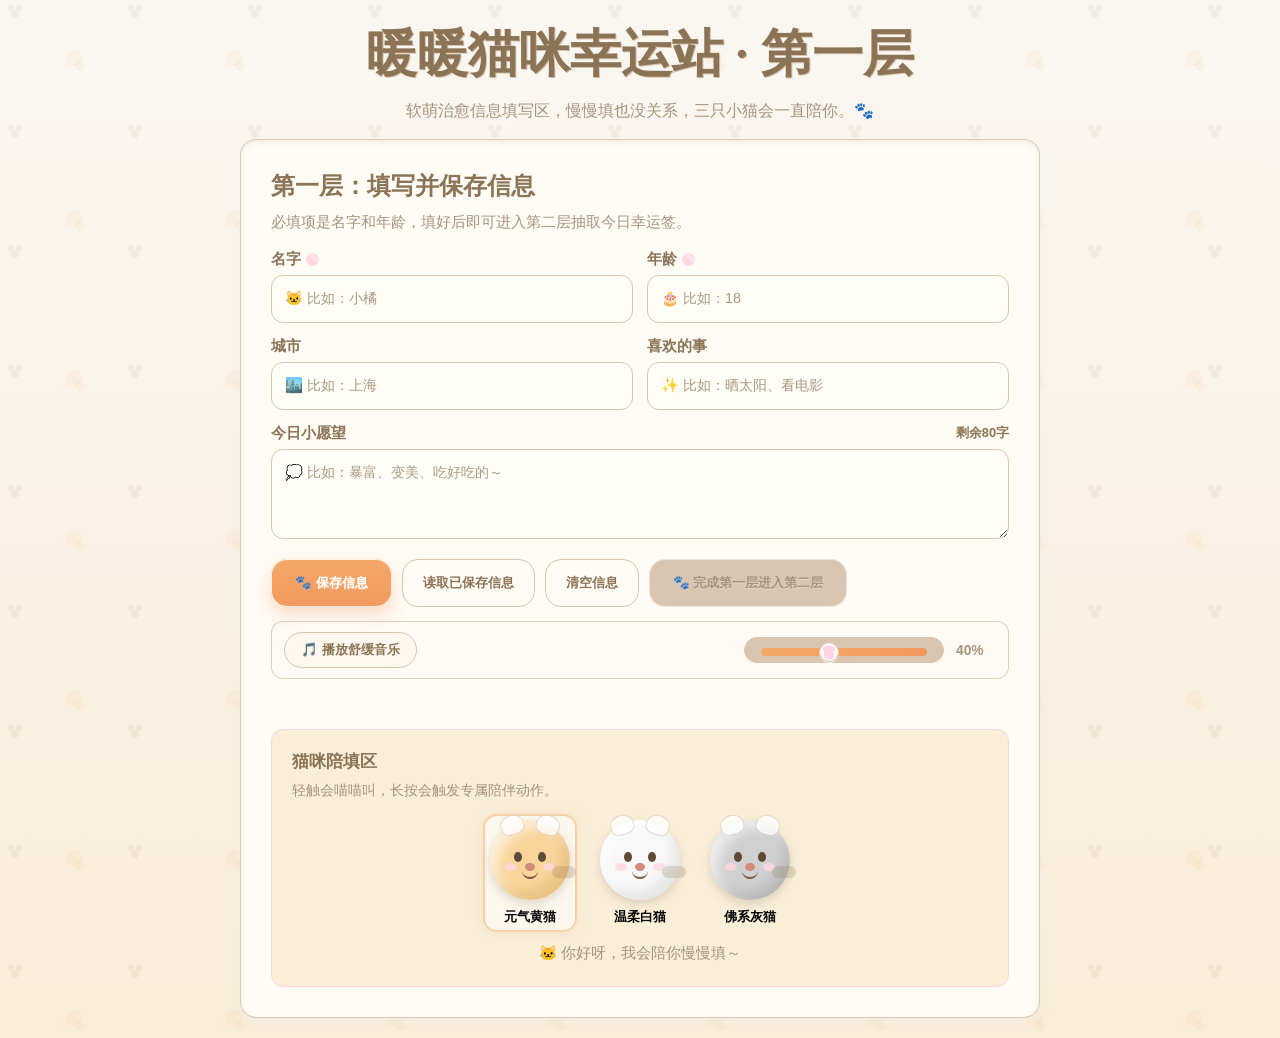
<file: layer1-standalone.html>
﻿<!DOCTYPE html>
<html lang="zh-CN">
<head>
<meta charset="UTF-8" />
<meta name="viewport" content="width=device-width,initial-scale=1.0" />
<title>暖暖猫咪幸运站 - 第一层信息填写（单文件版）</title>
<style>
:root{--bg-top:#FAF7F2;--bg-bottom:#F9EED8;--main-a:#F4A868;--main-b:#F2995E;--pad-pink:#FFD6E0;--milk-coffee:#D9C5B0;--ink:#8B7355;--sub-ink:#A6937C;--milk-white:#FFFBF5;--cat-tone:#F7C878;--ease:.2s ease-in-out}
*{box-sizing:border-box}
html,body{margin:0;min-width:320px;color:var(--ink);font-family:"PingFang SC","Microsoft YaHei",sans-serif}
body{background:
radial-gradient(circle at 11px 8px,rgba(139,115,85,.08) 0 3px,transparent 3px),
radial-gradient(circle at 19px 8px,rgba(139,115,85,.08) 0 3px,transparent 3px),
radial-gradient(circle at 15px 14px,rgba(139,115,85,.08) 0 4px,transparent 4px),
radial-gradient(circle at 74px 58px,rgba(244,168,104,.08) 0 8px,transparent 8px),
radial-gradient(circle at 80px 66px,rgba(244,168,104,.08) 0 5px,transparent 5px),
radial-gradient(circle at 66px 66px,rgba(255,214,224,.08) 0 5px,transparent 5px),
linear-gradient(180deg,var(--bg-top),var(--bg-bottom));background-size:120px 120px,120px 120px,120px 120px,160px 160px,160px 160px,160px 160px,auto;overflow-x:hidden}
body::before{content:"";position:fixed;inset:0;pointer-events:none;opacity:.08;background-image:radial-gradient(rgba(170,140,106,.3) .5px,transparent .5px),radial-gradient(rgba(170,140,106,.22) .6px,transparent .6px);background-size:4px 4px,7px 7px;z-index:0}
.page{position:relative;z-index:1;max-width:1200px;margin:0 auto;padding:20px;animation:pageIn .5s ease-in-out both}
.hero{text-align:center;margin-bottom:14px}.hero h1{margin:0;font-family:"YouYuan","STKaiti","KaiTi",cursive;font-size:clamp(2rem,5vw,3.2rem);color:var(--ink);text-shadow:1px 1px 0 var(--milk-coffee)}
.hero p{margin:8px auto 0;max-width:760px;color:var(--sub-ink);line-height:1.75}
.card{width:min(800px,100%);margin:0 auto;border-radius:16px;border:1px solid rgba(217,197,176,.9);background:var(--milk-white);box-shadow:inset 0 2px 4px rgba(217,197,176,.3),0 4px 8px rgba(240,240,240,.5);padding:30px;animation:panelPop .3s ease-in-out both}
.card h2{margin:0 0 8px}.card .lead{margin:0;color:var(--sub-ink);line-height:1.6;font-size:.95rem}
form{margin-top:16px}.grid{display:grid;grid-template-columns:repeat(2,minmax(0,1fr));gap:14px}.full{grid-column:1/-1}
.field{display:flex;flex-direction:column;gap:6px}.field label{display:inline-flex;align-items:center;gap:6px;font-weight:700;font-size:.94rem}
.heart-required{width:11px;height:11px;border-radius:50%;background:radial-gradient(circle at 30% 30%,#ffe6ee 0 20%,transparent 21%),radial-gradient(circle at 70% 30%,#ffe6ee 0 20%,transparent 21%),radial-gradient(circle at 50% 66%,var(--pad-pink) 0 46%,transparent 47%),var(--pad-pink);transform:rotate(45deg);box-shadow:0 0 0 1px rgba(255,214,224,.8)}
.field-wrap{position:relative}
input,textarea{width:100%;border-radius:12px;border:1px solid var(--milk-coffee);background:#fffdf8;color:var(--ink);line-height:1.5;font-size:.96rem;transition:border-color var(--ease),box-shadow var(--ease),transform var(--ease),background var(--ease)}
input{height:48px;padding:14px 16px 10px}textarea{min-height:90px;max-height:190px;resize:vertical;padding:14px 16px}
.placeholder-hint{position:absolute;left:14px;top:14px;font-size:.9rem;color:var(--sub-ink);pointer-events:none;opacity:.95;transition:transform var(--ease),font-size var(--ease),opacity var(--ease)}
.field-wrap.focused .placeholder-hint,.field-wrap.has-value .placeholder-hint{transform:translateY(-10px);font-size:12px;opacity:.92}
input::placeholder,textarea::placeholder{color:transparent}
input:hover,textarea:hover{border-color:#e2b68f;box-shadow:0 0 0 1px rgba(255,214,224,.6)}
input:focus,textarea:focus{outline:none;border:1px solid transparent;background:linear-gradient(#fffdf8,#fffdf8) padding-box,linear-gradient(135deg,var(--main-a),var(--main-b)) border-box;box-shadow:0 0 0 1px rgba(255,214,224,.8),0 0 12px rgba(255,214,224,.4)}
.field.assist-accent input:focus,.field.assist-accent textarea:focus{background:linear-gradient(#fffdf8,#fffdf8) padding-box,linear-gradient(135deg,var(--cat-tone),var(--main-b)) border-box}
.remain{margin-left:auto;font-size:.8rem;font-weight:700;transition:color var(--ease)}.remain.warn{color:var(--main-a)}.remain.over{color:var(--pad-pink)}.shake{animation:fieldShake .22s ease-in-out}.flash-error{animation:flashPink .55s ease-in-out 3}
.btn-row{margin-top:16px;display:flex;flex-wrap:wrap;gap:10px;align-items:center}
button{font-weight:700;cursor:pointer;border:0;transition:transform var(--ease),box-shadow var(--ease),background var(--ease),color var(--ease),border-color var(--ease)}
.btn-main{height:48px;padding:0 24px;border-radius:16px;color:#fff;background:linear-gradient(180deg,var(--main-a),var(--main-b));box-shadow:inset 0 0 0 1px rgba(255,251,245,.88),0 8px 16px rgba(242,153,94,.3);text-shadow:0 1px 0 rgba(255,255,255,.35)}
.btn-main:hover:not(:disabled){transform:scale(1.02)}.btn-main:active:not(:disabled){transform:scale(.98)}.btn-main:disabled{background:var(--milk-coffee);color:var(--sub-ink);box-shadow:inset 0 0 0 1px rgba(255,251,245,.6);cursor:not-allowed}
.btn-sub{height:48px;padding:0 20px;border-radius:16px;border:1px solid var(--milk-coffee);background:transparent;color:var(--ink)}.btn-sub:hover{background:#F9EED8;transform:translateY(-1px)}
.music-line{margin-top:14px;padding:10px 12px;border-radius:12px;border:1px solid rgba(217,197,176,.8);background:rgba(255,251,245,.8);display:flex;gap:12px;align-items:center;flex-wrap:wrap}
.btn-music{height:36px;padding:0 16px;border-radius:999px;border:1px solid var(--milk-coffee);background:#fff8f0;color:var(--ink)}.btn-music:hover{transform:translateY(-1px);box-shadow:0 0 0 1px rgba(255,214,224,.7)}
.volume-shell{display:flex;align-items:center;gap:10px;margin-left:auto}.music-line b{color:var(--sub-ink);font-size:.86rem;min-width:40px}
input[type="range"]{width:200px;height:8px;appearance:none;border-radius:999px;outline:none;background:var(--milk-coffee)}
input[type="range"]::-webkit-slider-runnable-track{height:8px;border-radius:999px;background:linear-gradient(90deg,var(--main-a),var(--main-b))}
input[type="range"]::-webkit-slider-thumb{appearance:none;width:20px;height:20px;margin-top:-6px;border:1px solid rgba(217,197,176,.95);border-radius:50%;background:radial-gradient(circle at 50% 64%,var(--pad-pink) 0 34%,transparent 35%),radial-gradient(circle at 29% 33%,var(--pad-pink) 0 13%,transparent 14%),radial-gradient(circle at 43% 26%,var(--pad-pink) 0 12%,transparent 13%),radial-gradient(circle at 57% 26%,var(--pad-pink) 0 12%,transparent 13%),radial-gradient(circle at 71% 33%,var(--pad-pink) 0 13%,transparent 14%),#fff8fb;box-shadow:0 1px 0 rgba(255,255,255,.8);cursor:pointer;transition:transform var(--ease)}
input[type="range"]::-webkit-slider-thumb:hover{transform:scale(1.08)}
.cat-box{margin-top:18px;border-radius:12px;border:1px solid var(--pad-pink);background:#F9EED8;padding:20px}
.cat-box h3{margin:0;font-size:1.05rem}.cat-box p{margin:6px 0 0;color:var(--sub-ink);line-height:1.6;font-size:.88rem}
.cats{margin-top:14px;display:flex;justify-content:center;gap:20px;flex-wrap:wrap}
.cat-item{border:0;background:transparent;display:flex;flex-direction:column;align-items:center;gap:8px;padding:4px;border-radius:12px;min-width:90px;position:relative;transition:transform var(--ease),box-shadow var(--ease);touch-action:manipulation}
.cat-item.active{box-shadow:0 0 0 2px rgba(244,168,104,.34),0 0 14px rgba(244,168,104,.26);background:rgba(255,251,245,.74)}
.cat-item:hover{transform:translateY(-2px)}
.cat-avatar{width:80px;height:80px;border-radius:50%;position:relative;box-shadow:inset -8px -8px 12px rgba(0,0,0,.06),inset 8px 8px 12px rgba(255,255,255,.6),0 4px 10px rgba(90,67,49,.18);animation:catBreath 3s ease-in-out infinite;transform-origin:center bottom}
.cat-item[data-cat="yellow"] .cat-avatar{background:radial-gradient(circle at 34% 30%,#F9D59B 0 50%,#F7C878 100%)}
.cat-item[data-cat="white"] .cat-avatar{background:radial-gradient(circle at 34% 30%,#F8F8F8 0 54%,#EFEFEF 100%)}
.cat-item[data-cat="gray"] .cat-avatar{background:radial-gradient(circle at 34% 30%,#D0D0D0 0 54%,#B8B8B8 100%)}
.ear,.tail,.eye,.nose,.mouth,.blush{position:absolute;pointer-events:none}
.ear{width:24px;height:20px;top:-5px;border-radius:60% 60% 45% 45%;background:rgba(255,255,255,.75);border:1px solid rgba(139,115,85,.25)}
.ear.left{left:10px;transform:rotate(-18deg)}.ear.right{right:10px;transform:rotate(18deg)}
.eye{width:8px;height:10px;top:32px;border-radius:50%;background:#5d4938}.eye.left{left:24px}.eye.right{right:24px}
.nose{width:10px;height:8px;top:43px;left:50%;transform:translateX(-50%);border-radius:50%;background:#d28a79}
.mouth{width:16px;height:8px;left:50%;top:51px;transform:translateX(-50%);border-bottom:2px solid #7a5942;border-radius:0 0 12px 12px}
.blush{width:12px;height:8px;border-radius:50%;top:43px;background:rgba(255,214,224,.8)}.blush.left{left:15px}.blush.right{right:15px}
.tail{width:24px;height:12px;right:-6px;top:46px;border-radius:12px;background:rgba(139,115,85,.22);transform-origin:left center}
.cat-item.tap .cat-avatar{animation:catTap .35s ease-in-out}
.cat-item.long-yellow .tail{animation:wagTail .35s ease-in-out 3}
.cat-item.long-white .cat-avatar{animation:rubNuzzle .6s ease-in-out 2}
.cat-item.long-gray .mouth{animation:yawnMouth .8s ease-in-out 1}
.music-playing .cat-avatar{animation:catBreath 3s ease-in-out infinite,catMusicShake 2s infinite ease-in-out}
.cat-msg{margin-top:12px;text-align:center;min-height:24px;color:var(--sub-ink);font-size:.92rem;line-height:1.6}
.status-line{margin-top:10px;min-height:22px;color:var(--sub-ink);font-size:.9rem}
.toast{position:fixed;left:50%;top:18px;transform:translateX(-50%);z-index:40;border-radius:999px;border:1px solid rgba(217,197,176,.9);background:rgba(255,251,245,.98);color:var(--ink);padding:8px 14px;box-shadow:0 10px 20px rgba(159,124,90,.2);opacity:0;pointer-events:none;transition:opacity var(--ease),transform var(--ease)}
.toast.show{opacity:1;transform:translateX(-50%) translateY(3px)}
.fx{position:fixed;z-index:38;pointer-events:none;font-size:18px;opacity:0;animation:floatUp 1s ease-in-out forwards}
.confirm-mask{position:fixed;inset:0;z-index:45;display:none;align-items:center;justify-content:center;background:rgba(139,115,85,.28);padding:14px}
.confirm-mask.show{display:flex}
.confirm-card{width:min(420px,100%);background:var(--milk-white);border-radius:16px;border:1px solid rgba(217,197,176,.95);box-shadow:0 12px 22px rgba(93,73,56,.22);padding:18px;animation:panelPop .2s ease-in-out}
.confirm-card h4{margin:0;font-size:1rem}.confirm-card p{margin:8px 0 0;color:var(--sub-ink);line-height:1.6;font-size:.9rem}.confirm-actions{margin-top:14px;display:flex;justify-content:flex-end;gap:8px}
@keyframes pageIn{0%{opacity:0;transform:translateY(-10px)}100%{opacity:1;transform:translateY(0)}}
@keyframes panelPop{0%{opacity:0;transform:scale(.97)}100%{opacity:1;transform:scale(1)}}
@keyframes fieldShake{0%,100%{transform:translateX(0)}25%{transform:translateX(-2px)}50%{transform:translateX(2px)}75%{transform:translateX(-1px)}}
@keyframes flashPink{0%,100%{box-shadow:none}50%{box-shadow:0 0 0 2px rgba(255,214,224,.9)}}
@keyframes catBreath{0%,100%{transform:scale(.98)}50%{transform:scale(1.02)}}
@keyframes catTap{0%{transform:scale(1)}40%{transform:scale(.92) rotate(-5deg)}100%{transform:scale(1) rotate(0deg)}}
@keyframes wagTail{0%,100%{transform:rotate(0deg)}50%{transform:rotate(22deg)}}
@keyframes rubNuzzle{0%,100%{transform:translateX(0) rotate(0deg)}50%{transform:translateX(6px) rotate(8deg)}}
@keyframes yawnMouth{0%,100%{transform:translateX(-50%) scaleY(1)}50%{transform:translateX(-50%) scaleY(1.8)}}
@keyframes catMusicShake{0%,100%{transform:rotate(0deg)}25%{transform:rotate(-2deg)}75%{transform:rotate(2deg)}}
@keyframes floatUp{0%{opacity:0;transform:translate(-50%,0) scale(.85) rotate(0deg)}20%{opacity:1}100%{opacity:0;transform:translate(calc(-50% + var(--dx,0px)),calc(-50% + var(--dy,-90px))) scale(1.2) rotate(var(--dr,0deg))}}
@media (max-width:767px){.page{padding:14px 10px 28px}.card{width:90%;padding:22px 14px}.grid{grid-template-columns:1fr}input{height:58px}textarea{min-height:112px}.btn-main,.btn-sub{height:58px;font-size:1rem}.btn-row{gap:12px}.cats{flex-direction:column;align-items:center;gap:14px}.cat-avatar{width:100px;height:100px}.music-line{gap:10px}.volume-shell{margin-left:0;width:100%}input[type="range"]{width:150px}}
@media (prefers-reduced-motion:reduce){*{animation:none !important;transition:none !important}}
</style>
</head>
<body>
<main class="page">
<header class="hero">
  <h1>暖暖猫咪幸运站 · 第一层</h1>
  <p>软萌治愈信息填写区，慢慢填也没关系，三只小猫会一直陪你。🐾</p>
</header>
<section class="card" aria-label="第一层信息填写">
  <h2>第一层：填写并保存信息</h2>
  <p class="lead">必填项是名字和年龄，填好后即可进入第二层抽取今日幸运签。</p>
  <form id="profileForm" novalidate>
    <div class="grid">
      <div class="field assist-accent"><label for="name">名字 <span class="heart-required"></span></label><div class="field-wrap"><input id="name" placeholder="🐱 比如：小橘" /><span class="placeholder-hint">🐱 比如：小橘</span></div></div>
      <div class="field assist-accent"><label for="age">年龄 <span class="heart-required"></span></label><div class="field-wrap"><input id="age" inputmode="numeric" placeholder="🎂 比如：18" /><span class="placeholder-hint">🎂 比如：18</span></div></div>
      <div class="field"><label for="city">城市</label><div class="field-wrap"><input id="city" placeholder="🏙️ 比如：上海" /><span class="placeholder-hint">🏙️ 比如：上海</span></div></div>
      <div class="field"><label for="hobby">喜欢的事</label><div class="field-wrap"><input id="hobby" placeholder="✨ 比如：晒太阳、看电影" /><span class="placeholder-hint">✨ 比如：晒太阳、看电影</span></div></div>
      <div class="field full"><label for="wish">今日小愿望 <b class="remain" id="wishRemain">剩余80字</b></label><div class="field-wrap"><textarea id="wish" placeholder="💭 比如：暴富、变美、吃好吃的～"></textarea><span class="placeholder-hint">💭 比如：暴富、变美、吃好吃的～</span></div></div>
    </div>
    <div class="btn-row">
      <button type="button" class="btn-main" id="saveBtn">🐾 保存信息</button>
      <button type="button" class="btn-sub" id="readBtn">读取已保存信息</button>
      <button type="button" class="btn-sub" id="clearBtn">清空信息</button>
      <button type="button" class="btn-main" id="nextBtn" disabled title="🐱 先填好名字和年龄哦～">🐾 完成第一层进入第二层</button>
    </div>
    <div class="music-line">
      <button type="button" class="btn-music" id="musicToggle">🎵 播放舒缓音乐</button>
      <div class="volume-shell"><input type="range" id="musicVolume" min="0" max="100" value="40" /><b id="volumeText">40%</b></div>
    </div>
    <div class="status-line" id="statusLine"></div>
  </form>
  <section class="cat-box">
    <h3>猫咪陪填区</h3><p>轻触会喵喵叫，长按会触发专属陪伴动作。</p>
    <div class="cats">
      <button class="cat-item active" data-cat="yellow"><span class="cat-avatar"><span class="ear left"></span><span class="ear right"></span><span class="eye left"></span><span class="eye right"></span><span class="nose"></span><span class="mouth"></span><span class="blush left"></span><span class="blush right"></span><span class="tail"></span></span><strong>元气黄猫</strong></button>
      <button class="cat-item" data-cat="white"><span class="cat-avatar"><span class="ear left"></span><span class="ear right"></span><span class="eye left"></span><span class="eye right"></span><span class="nose"></span><span class="mouth"></span><span class="blush left"></span><span class="blush right"></span><span class="tail"></span></span><strong>温柔白猫</strong></button>
      <button class="cat-item" data-cat="gray"><span class="cat-avatar"><span class="ear left"></span><span class="ear right"></span><span class="eye left"></span><span class="eye right"></span><span class="nose"></span><span class="mouth"></span><span class="blush left"></span><span class="blush right"></span><span class="tail"></span></span><strong>佛系灰猫</strong></button>
    </div>
    <div class="cat-msg" id="catMsg">🐱 你好呀，我会陪你慢慢填～</div>
  </section>
</section>
</main>
<div class="toast" id="toast"></div>
<div class="confirm-mask" id="confirmMask"><div class="confirm-card"><h4>🐾 确定清空专属小信息吗？</h4><p>清空后需要重新填写，但你可以随时再回来慢慢写。</p><div class="confirm-actions"><button type="button" class="btn-sub" id="cancelClear">再想想</button><button type="button" class="btn-main" id="confirmClear">确定清空</button></div></div></div>
<script>
(function(){"use strict";
const PROFILE_KEY="warm_cat_profile_v1",MUSIC_KEY="warm_cat_music_v1",WISH_LIMIT=80;
const CAT_COLORS={yellow:"#F7C878",white:"#EFEFEF",gray:"#B8B8B8"};
const TAP={yellow:["喵呜！今天也要元气满满～","别急，我陪你一步步填。","写下名字，好运就会记住你。"],white:["慢慢来，我在这里等你。","你已经做得很好啦。","先深呼吸一下，再继续填写吧。"],gray:["不慌不忙也很厉害。","先填一点点也算前进。","给自己一点松弛感，喵。"]};
const LONG={yellow:"🐱 我陪你慢慢填～（黄猫摇尾巴）",white:"🐱 我陪你慢慢填～（白猫蹭蹭你）",gray:"🐱 我陪你慢慢填～（灰猫打哈欠）"};
const E={form:document.getElementById("profileForm"),name:document.getElementById("name"),age:document.getElementById("age"),city:document.getElementById("city"),hobby:document.getElementById("hobby"),wish:document.getElementById("wish"),wishRemain:document.getElementById("wishRemain"),saveBtn:document.getElementById("saveBtn"),readBtn:document.getElementById("readBtn"),clearBtn:document.getElementById("clearBtn"),nextBtn:document.getElementById("nextBtn"),musicToggle:document.getElementById("musicToggle"),musicVolume:document.getElementById("musicVolume"),volumeText:document.getElementById("volumeText"),statusLine:document.getElementById("statusLine"),catMsg:document.getElementById("catMsg"),cats:Array.from(document.querySelectorAll(".cat-item")),floatWraps:Array.from(document.querySelectorAll(".field-wrap")),toast:document.getElementById("toast"),confirmMask:document.getElementById("confirmMask"),cancelClear:document.getElementById("cancelClear"),confirmClear:document.getElementById("confirmClear")};
const inputs=[E.name,E.age,E.city,E.hobby,E.wish];let selectedCat="yellow",toastTimer=null,audioCtx=null,musicEngine=null;
function showToast(msg){E.toast.textContent=msg;E.toast.classList.add("show");clearTimeout(toastTimer);toastTimer=setTimeout(()=>E.toast.classList.remove("show"),1800);}function setStatus(msg){E.statusLine.textContent=msg;}
function spawnFx(x,y,count,chars){for(let i=0;i<count;i+=1){const n=document.createElement("span");n.className="fx";n.textContent=chars[Math.floor(Math.random()*chars.length)];n.style.left=`${x+(Math.random()*42-21)}px`;n.style.top=`${y+(Math.random()*16-8)}px`;n.style.setProperty("--dx",`${Math.random()*90-45}px`);n.style.setProperty("--dy",`${-50-Math.random()*80}px`);n.style.setProperty("--dr",`${Math.random()*120-60}deg`);document.body.appendChild(n);setTimeout(()=>n.remove(),1100);}}
function spawnSuccess(){spawnFx(window.innerWidth*.5,window.innerHeight-20,3,["💗","💖","🐾"]);}function validName(){return E.name.value.trim().length>0;}function validAge(){const raw=E.age.value.trim();return /^\d+$/.test(raw)&&Number(raw)>0;}function validWish(){return E.wish.value.length<=WISH_LIMIT;}
function updateNext(){const ok=validName()&&validAge();E.nextBtn.disabled=!ok;E.nextBtn.title=ok?"":"🐱 先填好名字和年龄哦～";}
function fieldBy(input){return input.closest(".field");}
function flashRequired(){const list=[];if(!validName())list.push(fieldBy(E.name));if(!validAge())list.push(fieldBy(E.age));list.forEach((f)=>{if(!f)return;f.classList.remove("flash-error");void f.offsetWidth;f.classList.add("flash-error");});}
function updateWishRemain(){const remain=WISH_LIMIT-E.wish.value.length;E.wishRemain.textContent=`剩余${remain}字`;E.wishRemain.classList.remove("warn","over");const wf=fieldBy(E.wish);if(remain<0){E.wishRemain.classList.add("over");wf.classList.remove("shake");void wf.offsetWidth;wf.classList.add("shake");}else if(remain<=40){E.wishRemain.classList.add("warn");wf.classList.remove("shake");}else{wf.classList.remove("shake");}}
function collect(){return {name:E.name.value.trim(),age:E.age.value.trim(),city:E.city.value.trim(),hobby:E.hobby.value.trim(),wish:E.wish.value.trim(),selectedCat,updatedAt:Date.now()};}
function applyProfile(p){E.name.value=p.name||"";E.age.value=p.age||"";E.city.value=p.city||"";E.hobby.value=p.hobby||"";E.wish.value=p.wish||"";selectCat(p.selectedCat||"yellow",false);refreshHints();updateWishRemain();updateNext();}
function saveInfo(withFx=true){if(!validName()||!validAge()){flashRequired();showToast("🐾 名字和年龄是专属小标记，填好再走吧～");setStatus("请先完成必填项：名字、年龄（正整数）。");return false;}if(!validWish()){showToast("💭 小愿望超出80字啦，精简一点更可爱哦～");setStatus("小愿望建议控制在80字以内。");return false;}localStorage.setItem(PROFILE_KEY,JSON.stringify(collect()));if(withFx){showToast("✅ 信息存好啦～");spawnSuccess();}setStatus("信息已保存到本地，下次打开也不会丢。");return true;}
function readInfo(){const raw=localStorage.getItem(PROFILE_KEY);if(!raw){showToast("还没有已保存的信息哦～");setStatus("暂无本地信息，可以先填写并保存。");return;}try{applyProfile(JSON.parse(raw));showToast("🐱 已读取已保存信息");setStatus("已加载本地信息，你可以继续修改后再保存。");}catch{showToast("信息读取失败，已忽略损坏数据。");setStatus("本地数据格式异常，建议重新填写并保存。");}}
function clearInfo(){E.form.reset();localStorage.removeItem(PROFILE_KEY);updateWishRemain();refreshHints();updateNext();setStatus("信息已清空。今天也可以从头慢慢来。");showToast("已清空信息～");}
function openConfirm(){E.confirmMask.classList.add("show");}function closeConfirm(){E.confirmMask.classList.remove("show");}
function refreshHints(){E.floatWraps.forEach((wrap)=>{const input=wrap.querySelector("input,textarea");if(!input)return;wrap.classList.toggle("has-value",input.value.trim().length>0);});}
function bindHint(input){const wrap=input.closest(".field-wrap");if(!wrap)return;input.addEventListener("focus",()=>wrap.classList.add("focused"));input.addEventListener("blur",()=>{wrap.classList.remove("focused");wrap.classList.toggle("has-value",input.value.trim().length>0);});input.addEventListener("input",()=>wrap.classList.toggle("has-value",input.value.trim().length>0));}
function pick(arr){return arr[Math.floor(Math.random()*arr.length)];}
function selectCat(catKey,report=true){selectedCat=CAT_COLORS[catKey]?catKey:"yellow";document.documentElement.style.setProperty("--cat-tone",CAT_COLORS[selectedCat]);E.cats.forEach((btn)=>{const on=btn.dataset.cat===selectedCat;btn.classList.toggle("active",on);});if(report){const name=selectedCat==="yellow"?"元气黄猫":selectedCat==="white"?"温柔白猫":"佛系灰猫";E.catMsg.textContent=`🐱 已选中${name}陪你填写。`;}}
function getCtx(){if(!audioCtx){const Ctx=window.AudioContext||window.webkitAudioContext;if(!Ctx)return null;audioCtx=new Ctx();}if(audioCtx.state==="suspended")audioCtx.resume();return audioCtx;}
function playMeow(cat,longMode=false){const ctx=getCtx();if(!ctx)return;const now=ctx.currentTime;const osc=ctx.createOscillator();const gain=ctx.createGain();const base=cat==="yellow"?680:cat==="white"?560:490;const duration=longMode?.42:.24;const vol=(Number(E.musicVolume.value)/100)*(longMode?.45:.62);osc.type=longMode?"triangle":"sine";osc.frequency.setValueAtTime(base,now);osc.frequency.exponentialRampToValueAtTime(base*(longMode?.58:.64),now+duration);gain.gain.setValueAtTime(.0001,now);gain.gain.exponentialRampToValueAtTime(Math.max(.02,vol*.12),now+.03);gain.gain.exponentialRampToValueAtTime(.0001,now+duration);osc.connect(gain).connect(ctx.destination);osc.start(now);osc.stop(now+duration+.02);}
class AmbientMusic{constructor(){this.ctx=null;this.master=null;this.timer=null;this.step=0;this.playing=false;this.scale=[261.63,293.66,329.63,392.0,349.23,293.66];}ensure(){if(!this.ctx){const Ctx=window.AudioContext||window.webkitAudioContext;if(!Ctx)return false;this.ctx=new Ctx();this.master=this.ctx.createGain();this.master.gain.value=Number(E.musicVolume.value)/100*.25;this.master.connect(this.ctx.destination);}if(this.ctx.state==="suspended")this.ctx.resume();return true;}setVolume(p){if(!this.master)return;this.master.gain.setTargetAtTime(Number(p)/100*.25,this.ctx.currentTime,.03);}schedule(freq,t,d){const a=this.ctx.createOscillator();const b=this.ctx.createOscillator();const g=this.ctx.createGain();a.type="sine";b.type="triangle";a.frequency.setValueAtTime(freq,t);b.frequency.setValueAtTime(freq*.5,t);g.gain.setValueAtTime(.0001,t);g.gain.exponentialRampToValueAtTime(.04,t+.08);g.gain.exponentialRampToValueAtTime(.0001,t+d);a.connect(g);b.connect(g);g.connect(this.master);a.start(t);b.start(t);a.stop(t+d+.04);b.stop(t+d+.04);}tick(){const t=this.ctx.currentTime+.02;const note=this.scale[this.step%this.scale.length];this.schedule(note,t,.7);this.step+=1;}start(){if(this.playing)return;if(!this.ensure())return;this.playing=true;this.tick();this.timer=setInterval(()=>this.tick(),760);}stop(){this.playing=false;if(this.timer){clearInterval(this.timer);this.timer=null;}}}
function setMusicUI(on){document.body.classList.toggle("music-playing",on);E.musicToggle.textContent=on?"🎵 暂停舒缓音乐":"🎵 播放舒缓音乐";}
function loadMusic(){const raw=localStorage.getItem(MUSIC_KEY);if(!raw)return {playing:false,volume:40};try{const d=JSON.parse(raw);return {playing:Boolean(d.playing),volume:Number.isFinite(Number(d.volume))?Math.max(0,Math.min(100,Number(d.volume))):40};}catch{return {playing:false,volume:40};}}
function saveMusic(on,v){localStorage.setItem(MUSIC_KEY,JSON.stringify({playing:on,volume:v}));}
function toggleMusic(){if(!musicEngine)musicEngine=new AmbientMusic();if(musicEngine.playing){musicEngine.stop();setMusicUI(false);saveMusic(false,Number(E.musicVolume.value));return;}musicEngine.start();setMusicUI(true);saveMusic(true,Number(E.musicVolume.value));const r=E.musicToggle.getBoundingClientRect();spawnFx(r.left+r.width/2,r.top+r.height/2,4,["💗","🐾"]);}
function tapCat(btn){const key=btn.dataset.cat;selectCat(key);playMeow(key,false);btn.classList.remove("tap");void btn.offsetWidth;btn.classList.add("tap");setTimeout(()=>btn.classList.remove("tap"),360);const r=btn.getBoundingClientRect();spawnFx(r.left+r.width/2,r.top+8,2,["💗","💖"]);E.catMsg.textContent=pick(TAP[key]);}
function longCat(btn){const key=btn.dataset.cat;selectCat(key);playMeow(key,true);const cls=key==="yellow"?"long-yellow":key==="white"?"long-white":"long-gray";btn.classList.remove("long-yellow","long-white","long-gray");void btn.offsetWidth;btn.classList.add(cls);setTimeout(()=>btn.classList.remove(cls),900);const r=btn.getBoundingClientRect();spawnFx(r.left+r.width/2,r.top,3,["💗","🐾"]);E.catMsg.textContent=LONG[key];}
function bindCat(btn){let timer=null;let longed=false;btn.addEventListener("pointerdown",()=>{longed=false;timer=setTimeout(()=>{longed=true;longCat(btn);},800);});btn.addEventListener("pointerup",()=>{if(timer){clearTimeout(timer);timer=null;}if(!longed)tapCat(btn);});btn.addEventListener("pointerleave",()=>{if(timer){clearTimeout(timer);timer=null;}});}
function initStorage(){const raw=localStorage.getItem(PROFILE_KEY);if(!raw)return;try{applyProfile(JSON.parse(raw));setStatus("已自动读取上次保存的信息。");}catch{}}
function goLayer2(){const ok=saveInfo(false);if(!ok)return;showToast("准备进入第二层抽幸运签～");setTimeout(()=>location.href="layer2.html",420);} 
function initEvents(){inputs.forEach((input)=>{bindHint(input);input.addEventListener("input",updateNext);input.addEventListener("input",()=>{if(input===E.wish)updateWishRemain();});});E.age.addEventListener("input",()=>{E.age.value=E.age.value.replace(/\D+/g,"");});E.saveBtn.addEventListener("click",()=>saveInfo(true));E.readBtn.addEventListener("click",readInfo);E.clearBtn.addEventListener("click",openConfirm);E.cancelClear.addEventListener("click",closeConfirm);E.confirmClear.addEventListener("click",()=>{closeConfirm();clearInfo();});E.confirmMask.addEventListener("click",(ev)=>{if(ev.target===E.confirmMask)closeConfirm();});E.nextBtn.addEventListener("click",goLayer2);E.musicToggle.addEventListener("click",toggleMusic);E.musicVolume.addEventListener("input",()=>{E.volumeText.textContent=`${E.musicVolume.value}%`;if(musicEngine)musicEngine.setVolume(Number(E.musicVolume.value));saveMusic(!!(musicEngine&&musicEngine.playing),Number(E.musicVolume.value));});E.cats.forEach((btn)=>{bindCat(btn);btn.addEventListener("click",(ev)=>ev.preventDefault());});}
function initMusic(){const pref=loadMusic();E.musicVolume.value=String(pref.volume);E.volumeText.textContent=`${pref.volume}%`;if(pref.playing){musicEngine=new AmbientMusic();musicEngine.start();musicEngine.setVolume(pref.volume);setMusicUI(true);}else setMusicUI(false);} 
function init(){selectCat("yellow",false);refreshHints();updateWishRemain();updateNext();initStorage();initEvents();initMusic();}
init();
})();
</script>
</body>
</html>
</file>
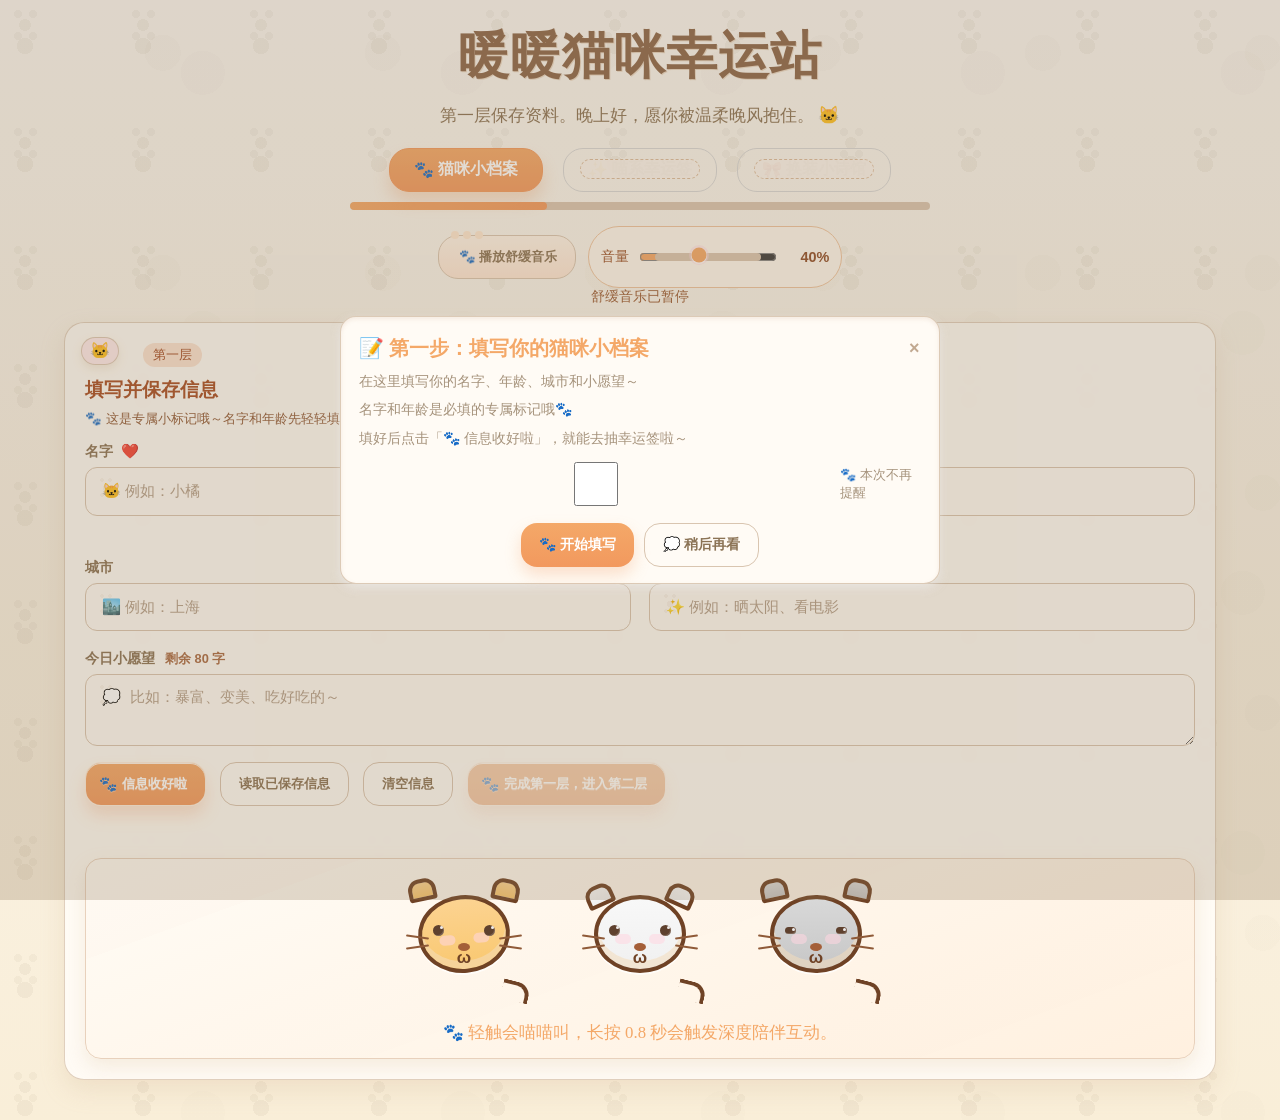
<file: layer1.html>
﻿<!DOCTYPE html>
<html lang="zh-CN">
<head>
<meta charset="UTF-8" />
<meta name="viewport" content="width=device-width, initial-scale=1.0" />
<title>暖暖猫咪幸运站 - 第一层</title>
<link rel="stylesheet" href="style.css" />
<style>
.layer1-page{
  background:
    radial-gradient(circle at 18px 14px,rgba(139,115,85,.06) 0 4px,transparent 4px),
    radial-gradient(circle at 33px 14px,rgba(139,115,85,.06) 0 4px,transparent 4px),
    radial-gradient(circle at 25px 25px,rgba(139,115,85,.07) 0 6px,transparent 6px),
    radial-gradient(circle at 18px 36px,rgba(139,115,85,.06) 0 4px,transparent 4px),
    radial-gradient(circle at 33px 36px,rgba(139,115,85,.06) 0 4px,transparent 4px),
    radial-gradient(circle at 25px 46px,rgba(139,115,85,.07) 0 8px,transparent 8px),
    radial-gradient(circle at 74% 24%,rgba(217,197,176,.06) 0 18px,transparent 18px),
    radial-gradient(circle at 78% 28%,rgba(217,197,176,.05) 0 22px,transparent 22px),
    linear-gradient(180deg,#FAF7F2 0%,#F9EED8 100%);
  background-size:118px 118px,118px 118px,118px 118px,118px 118px,118px 118px,118px 118px,220px 220px,260px 260px,auto;
  color:#8B7355;
}

.layer1-page h1{
  font-family:"STKaiti","KaiTi","YouYuan","Comic Sans MS",cursive;
  color:#8B6549;
  letter-spacing:1px;
  text-shadow:1px 1px 0 #EAD9C6;
}

.layer1-page .hero p{
  font-size:1.08rem;
  line-height:1.9;
  color:#8B7355;
}

.layer1-page .steps{
  gap:20px;
  margin-top:16px;
}
.layer1-page .step-btn{
  min-height:44px;
  height:44px;
  padding:0 24px;
  border-radius:20px;
  border:1px solid #D9C5B0;
  background:#FFFBF5;
  color:#8B7355;
  font-size:16px;
  font-weight:700;
  display:inline-flex;
  align-items:center;
  justify-content:center;
  gap:4px;
  transition:transform .2s ease-in-out,background .2s ease-in-out,color .2s ease-in-out,border-color .2s ease-in-out,box-shadow .2s ease-in-out;
}
.layer1-page .step-btn.on{
  background:linear-gradient(180deg,#F4A868,#F2995E);
  border-color:#F2995E;
  color:#fff;
  box-shadow:0 10px 16px rgba(242,153,94,.28);
  font-weight:800;
}
.layer1-page .step-btn.done{
  background:#FFFBF5;
  border-color:#D9C5B0;
  color:#8B7355;
}
.layer1-page .step-btn.done:before{
  content:"✅";
  margin-right:4px;
  font-size:.95em;
}
.layer1-page .step-btn.on:hover,
.layer1-page .step-btn.done:hover{
  transform:scale(1.02);
}
.layer1-page .step-btn.on:active,
.layer1-page .step-btn.done:active{
  transform:scale(.98);
}
.layer1-page .step-btn.done:hover{
  background:#F9EED8;
}
.layer1-page .step-btn.locked,
.layer1-page .step-btn:disabled{
  border-color:#D8D8D8;
  background:transparent;
  color:#B8B8B8;
  opacity:1;
  cursor:not-allowed;
  position:relative;
}
.layer1-page .step-btn.locked:hover::after{
  content:"🐱 先完成上一步哦～";
  position:absolute;
  top:calc(100% + 8px);
  left:50%;
  transform:translateX(-50%);
  white-space:nowrap;
  padding:5px 10px;
  border-radius:999px;
  border:1px solid #E7D6C7;
  background:#FFF8F0;
  color:#8B7355;
  font-size:12px;
  font-weight:600;
  box-shadow:0 6px 12px rgba(139,115,85,.14);
  z-index:5;
}
.layer1-page .step-track{
  height:8px;
  border:0;
  border-radius:8px;
  background:#D9C5B0;
}
.layer1-page .step-fill{
  border-radius:8px;
  background:linear-gradient(90deg,#F4A868,#F2995E);
}

.layer1-page .music-wrap{gap:12px}
.layer1-page #musicToggle{
  position:relative;
  border-radius:20px;
  padding:10px 18px 10px 20px;
  border:1px solid #D9C5B0;
  background:linear-gradient(180deg,#FFF4E8,#FFE8D6);
  color:#8B7355;
}
.layer1-page #musicToggle:before{
  content:"🐾 ";
}
.layer1-page #musicToggle:after{
  content:"";
  position:absolute;
  top:-5px;
  left:12px;
  width:8px;
  height:8px;
  border-radius:50%;
  background:#FFE8D1;
  box-shadow:12px 0 0 #FFE8D1,24px 0 0 #FFE8D1;
}

.layer1-page #musicVolume{
  accent-color:#F4A868;
}
.layer1-page #musicVolume::-webkit-slider-thumb{
  -webkit-appearance:none;
  width:18px;
  height:18px;
  border-radius:50%;
  border:1px solid #D9C5B0;
  background:
    radial-gradient(circle at 50% 46%,#F4A868 0 5px,transparent 5px),
    radial-gradient(circle at 5px 6px,#F2995E 0 2px,transparent 2px),
    radial-gradient(circle at 13px 6px,#F2995E 0 2px,transparent 2px),
    radial-gradient(circle at 9px 3px,#F2995E 0 2px,transparent 2px),
    #FFF8EE;
}
.layer1-page #musicVolume::-moz-range-thumb{
  width:18px;
  height:18px;
  border-radius:50%;
  border:1px solid #D9C5B0;
  background:
    radial-gradient(circle at 50% 46%,#F4A868 0 5px,transparent 5px),
    radial-gradient(circle at 5px 6px,#F2995E 0 2px,transparent 2px),
    radial-gradient(circle at 13px 6px,#F2995E 0 2px,transparent 2px),
    radial-gradient(circle at 9px 3px,#F2995E 0 2px,transparent 2px),
    #FFF8EE;
}

.layer1-page .card{
  border-radius:20px;
  border:1px solid rgba(217,197,176,.82);
  box-shadow:0 10px 24px rgba(205,171,138,.22);
  background:rgba(255,252,247,.94);
  padding:20px;
  overflow:hidden;
  animation:formSlideUp .5s ease both;
}

.layer1-page .mini-cat-corner{
  position:absolute;
  left:16px;
  top:14px;
  z-index:1;
  background:rgba(255,214,224,.45);
  border:1px solid rgba(217,197,176,.9);
  border-radius:999px;
  padding:5px 8px;
  line-height:1;
  box-shadow:0 4px 10px rgba(210,174,140,.24);
}

.layer1-page .tag{margin-left:58px}
.layer1-page h2{margin-top:10px}

.layer1-page .form{
  margin-top:14px;
  gap:18px;
}
.layer1-page .item{
  gap:6px;
}
.layer1-page .item label{
  font-weight:700;
  color:#8B7355;
}
.layer1-page .req-heart{
  color:#FFD6E0;
  text-shadow:0 1px 0 #fff;
  margin-left:4px;
}

.layer1-page input,
.layer1-page textarea{
  min-height:44px;
  border-radius:12px;
  border-color:#D9C5B0;
  background-color:#FFFBF5;
  background-image:
    radial-gradient(circle at 16px 12px,rgba(217,197,176,.17) 0 2px,transparent 2px),
    radial-gradient(circle at 24px 12px,rgba(217,197,176,.17) 0 2px,transparent 2px),
    radial-gradient(circle at 20px 20px,rgba(217,197,176,.18) 0 3px,transparent 3px),
    radial-gradient(circle at 16px 27px,rgba(217,197,176,.17) 0 2px,transparent 2px),
    radial-gradient(circle at 24px 27px,rgba(217,197,176,.17) 0 2px,transparent 2px);
  background-repeat:no-repeat;
  padding:12px 16px;
  color:#8B7355;
  line-height:1.5;
  transition:transform .3s ease,border-color .3s ease,box-shadow .3s ease;
}
.layer1-page input::placeholder,
.layer1-page textarea::placeholder{
  color:#B49F8A;
  transition:transform .3s ease,color .3s ease,font-size .3s ease;
  transform-origin:left center;
}
.layer1-page input:focus::placeholder,
.layer1-page textarea:focus::placeholder{
  transform:translateY(-10px) scale(.9);
  color:#A6937C;
  font-size:12px;
}
.layer1-page input:hover,
.layer1-page textarea:hover,
.layer1-page input:focus,
.layer1-page textarea:focus{
  border-color:#F4A868;
  box-shadow:0 0 0 1px rgba(244,168,104,.65),0 0 10px rgba(244,168,104,.24);
  transform:scale(1.01);
}

.layer1-page .field-tip{
  color:#A6937C;
  font-family:"STXingkai","KaiTi","Segoe Script",cursive;
  font-size:.82rem;
}
.layer1-page textarea.wish-shake{
  animation:wishShake .3s ease;
}
.layer1-page .field-tip:not(:empty):before{
  content:"🐱 ";
}

.layer1-page .save-bubble{
  position:absolute;
  z-index:24;
  max-width:280px;
  border-radius:12px;
  border:1px solid rgba(255,214,224,.95);
  background:#FFFBF5;
  color:#8B7355;
  padding:8px 12px;
  box-shadow:0 10px 20px rgba(176,126,92,.2);
  animation:saveBubbleIn .25s ease forwards;
  pointer-events:none;
}
.layer1-page .save-bubble.fade{
  animation:saveBubbleOut .25s ease forwards;
}
.layer1-page .save-heart{
  position:fixed;
  z-index:24;
  font-size:18px;
  pointer-events:none;
  animation:saveHeartFloat .85s ease forwards;
}

.layer1-page .soft-confirm{
  margin-top:10px;
  display:none;
  align-items:center;
  justify-content:space-between;
  gap:10px;
  flex-wrap:wrap;
  border-radius:12px;
  border:1px solid rgba(255,214,224,.95);
  background:#FFFBF5;
  padding:10px 12px;
  color:#8B7355;
  box-shadow:0 8px 16px rgba(176,126,92,.14);
}
.layer1-page .soft-confirm.show{
  display:flex;
}
.layer1-page .soft-confirm-actions{
  display:flex;
  gap:8px;
  flex-wrap:wrap;
}
.layer1-page .soft-confirm .pri,
.layer1-page .soft-confirm .sec{
  min-height:38px;
  padding:8px 12px;
}

.layer1-page .row{
  margin-top:16px;
  gap:14px;
}

.layer1-page button,
.layer1-page a.btn{
  min-height:44px;
  padding:11px 18px;
}

.layer1-page #saveProfile,
.layer1-page #toLayer2{
  position:relative;
  border-radius:16px;
  border:1px solid rgba(255,247,235,.9);
  background:linear-gradient(180deg,#F4A868,#F2995E);
  color:#fff;
  text-shadow:0 1px 0 rgba(255,255,255,.35);
  box-shadow:inset 0 1px 0 rgba(255,249,241,.92),0 10px 16px rgba(242,153,94,.25);
  padding-left:36px;
}
.layer1-page #saveProfile:before,
.layer1-page #toLayer2:before{
  content:"🐾";
  position:absolute;
  left:13px;
  top:50%;
  transform:translateY(-50%);
  font-size:.92rem;
}

.layer1-page #loadProfile,
.layer1-page #clearProfile{
  border-radius:16px;
  border:1px solid #D9C5B0;
  background:transparent;
  color:#8B7355;
}

.layer1-page #loadProfile:hover,
.layer1-page #clearProfile:hover{
  background:#F9EED8;
}

.layer1-page button:hover{transform:scale(1.02)}
.layer1-page button:active{transform:scale(.98)}
.layer1-page button,
.layer1-page .step-btn,
.layer1-page input,
.layer1-page textarea{
  touch-action:manipulation;
}

.layer1-page .cat-trio-wrap{
  margin-top:22px;
  border-radius:16px;
  border:1px solid #E8D1BC;
  background:linear-gradient(160deg,rgba(255,251,244,.94),rgba(255,239,221,.93));
  box-shadow:0 8px 20px rgba(209,171,137,.22);
  padding:20px 16px 14px;
  animation:catsFadeIn .3s ease both;
}
.layer1-page .cat-trio{gap:28px}
.layer1-page .mini-cat{
  width:148px;
  height:132px;
}
.layer1-page .mini-cat:not(.cat-click):not(.pressing):not(.daily-greet){
  animation:catBreath 3s ease-in-out infinite;
}
.layer1-page .mini-cat .head,
.layer1-page .mini-cat .ear{
  border-color:#6F4225;
}
.layer1-page .mini-cat.orange .head,
.layer1-page .mini-cat.orange .ear{
  background:linear-gradient(180deg,#FCD391,#F9C870);
}
.layer1-page .mini-cat.white .head,
.layer1-page .mini-cat.white .ear{
  background:linear-gradient(180deg,#F8F8F8,#F0F0F0);
}
.layer1-page .mini-cat.gray .head,
.layer1-page .mini-cat.gray .ear{
  background:linear-gradient(180deg,#D8D8D8,#C7C7C7);
}
.layer1-page .mini-cat.orange .head{
  transform:translateX(-50%) rotate(-5deg);
}
.layer1-page .mini-cat.white .ear.l{
  transform:rotate(-24deg) translateY(3px);
}
.layer1-page .mini-cat.white .ear.r{
  transform:rotate(24deg) translateY(3px);
}
.layer1-page .mini-cat.white .ear{top:3px}
.layer1-page .mini-cat.gray .eye{
  height:7px;
  top:48px;
  border-radius:999px;
}
.layer1-page .mini-cat .head:before,
.layer1-page .mini-cat .head:after{
  content:"";
  position:absolute;
  top:35px;
  width:16px;
  height:10px;
  border-radius:999px;
  background:rgba(255,214,224,.56);
}
.layer1-page .mini-cat .head:before{left:17px}
.layer1-page .mini-cat .head:after{right:17px}
.layer1-page .mini-cat:hover .head:before,
.layer1-page .mini-cat:hover .head:after{
  background:rgba(255,214,224,.76);
}
.layer1-page .mini-cat .eye{
  background:#5F412E;
  box-shadow:inset -1px -1px 0 rgba(255,255,255,.18);
}
.layer1-page .mini-cat .eye:after{
  content:"";
  position:absolute;
  right:1px;
  top:1px;
  width:3px;
  height:3px;
  border-radius:50%;
  background:rgba(255,255,255,.9);
}

.layer1-page .cat-note{
  margin-top:10px;
  color:#F4A868;
  font-family:"STXingkai","KaiTi","Segoe Script",cursive;
  font-size:1.05rem;
}
.layer1-page .cat-note:before{content:"🐾 "}

@keyframes formSlideUp{
  from{opacity:0;transform:translateY(18px)}
  to{opacity:1;transform:translateY(0)}
}

@keyframes catsFadeIn{
  from{opacity:0;transform:translateY(10px)}
  to{opacity:1;transform:translateY(0)}
}

@keyframes catBreath{
  0%,100%{transform:scale(.98)}
  50%{transform:scale(1.02)}
}

@keyframes wishShake{
  0%,100%{transform:translateX(0)}
  25%{transform:translateX(-5px)}
  75%{transform:translateX(5px)}
}
@keyframes saveHeartFloat{
  0%{opacity:.95;transform:translate(-50%,-20%) scale(1)}
  100%{opacity:0;transform:translate(-50%,-160%) scale(1.15)}
}
@keyframes saveBubbleIn{
  from{opacity:0;transform:translateY(8px)}
  to{opacity:1;transform:translateY(0)}
}
@keyframes saveBubbleOut{
  from{opacity:1;transform:translateY(0)}
  to{opacity:0;transform:translateY(-8px)}
}

@media (max-width:760px){
  .layer1-page .steps{gap:10px}
  .layer1-page .step-btn{
    min-height:42px;
    height:42px;
    padding:0 16px;
    font-size:14px;
    flex:1 1 calc(50% - 10px);
  }
  .layer1-page .form{gap:14px}
  .layer1-page .mini-cat{width:130px;height:118px}
  .layer1-page .row{gap:10px}
}
</style>
</head>
<body class="paw-bg layer1-page">
<div class="bg-cute" id="bgCute"></div>
<div class="petal-cloud" id="petalCloud"></div>
<main>
  <section class="hero">
    <h1>暖暖猫咪幸运站</h1>
    <p id="greetingText">第一层保存资料。完成后进入第二层抽今日幸运签。🐱</p>

    <div class="steps" aria-label="流程步骤">
      <button id="step1" class="step-btn on" type="button" aria-label="当前在第一层"><span class="step-emoji" aria-hidden="true">🐾</span><span>猫咪小档案</span></button>
      <button id="step2" class="step-btn locked" type="button" disabled title="🐱 先完成上一步哦～" aria-label="第二层未解锁"><span class="step-emoji" aria-hidden="true">✨</span><span>喵系幸运签</span></button>
      <button id="step3" class="step-btn locked" type="button" disabled title="🐱 先完成上一步哦～" aria-label="第三层未解锁"><span class="step-emoji" aria-hidden="true">🎀</span><span>换装小诗馆</span></button>
    </div>
    <div class="step-track" aria-hidden="true"><span id="stepFill" class="step-fill p1"></span></div>

    <div class="row music-row">
      <div class="music-wrap">
        <button id="musicToggle" class="sec" type="button" aria-label="播放或暂停舒缓音乐">播放舒缓音乐</button>
        <label class="volume-wrap" for="musicVolume">
          音量
          <input id="musicVolume" type="range" min="0" max="100" value="40" aria-label="音乐音量" />
          <span id="musicVolumeText" class="volume-text">40%</span>
        </label>
      </div>
    </div>
    <div id="musicMeta" class="music-meta" aria-live="polite">舒缓音乐已暂停</div>
  </section>

  <section class="grid">
    <article class="card">
      <span class="mini-cat-corner" aria-hidden="true">🐱</span>
      <span class="tag">第一层</span>
      <h2>填写并保存信息</h2>
      <small>🐾 这是专属小标记哦～名字和年龄先轻轻填好，我们再一起进入下一层。</small>

      <div class="form" id="profileForm">
        <div class="item">
          <label for="name">名字 <span class="req-heart" aria-hidden="true">❤️</span></label>
          <input id="name" maxlength="20" placeholder="🐱 例如：小橘" aria-label="名字，必填" />
          <div id="nameTip" class="field-tip" aria-live="polite"></div>
        </div>
        <div class="item">
          <label for="age">年龄 <span class="req-heart" aria-hidden="true">❤️</span></label>
          <input id="age" type="text" inputmode="numeric" maxlength="3" placeholder="🎂 例如：18" aria-label="年龄，必填，正整数" />
          <div id="ageTip" class="field-tip" aria-live="polite"></div>
        </div>
        <div class="item"><label for="city">城市</label><input id="city" maxlength="20" placeholder="🏙️ 例如：上海" aria-label="城市" /></div>
        <div class="item"><label for="hobby">喜欢的事</label><input id="hobby" maxlength="40" placeholder="✨ 例如：晒太阳、看电影" aria-label="喜欢的事情" /></div>
        <div class="item full">
          <label for="wish">今日小愿望 <span id="wishCount" class="char-count">0/80</span></label>
          <textarea id="wish" rows="2" maxlength="80" placeholder="💭 比如：暴富、变美、吃好吃的～" aria-label="今日小愿望"></textarea>
        </div>
      </div>

      <div class="row">
        <button id="saveProfile" class="pri" type="button" aria-label="信息收好啦">信息收好啦</button>
        <button id="loadProfile" class="sec" type="button" aria-label="读取已保存信息">读取已保存信息</button>
        <button id="clearProfile" class="sec" type="button" aria-label="清空信息">清空信息</button>
        <button id="toLayer2" class="next" type="button" disabled aria-label="完成第一层进入第二层">完成第一层，进入第二层</button>
      </div>
      <div class="status" id="profileStatus" aria-live="polite"></div>
      <div id="clearConfirm" class="soft-confirm" aria-live="polite">
        <span>🐾 确定清空专属小信息吗？</span>
        <div class="soft-confirm-actions">
          <button id="confirmClearYes" class="pri" type="button" aria-label="确认清空">确认清空</button>
          <button id="confirmClearNo" class="sec" type="button" aria-label="取消清空">先不清空</button>
        </div>
      </div>

      <div id="catTrioWrap" class="cat-trio-wrap">
        <div class="cat-trio">
          <button id="catA" data-cat="catA" class="mini-cat orange" type="button" aria-label="小奶橘，元气活泼猫咪">
            <span class="ear l"></span><span class="ear r"></span><span class="head"></span>
            <span class="eye l"></span><span class="eye r"></span><span class="nose"></span><span class="mouth">ω</span>
            <span class="whisk l1"></span><span class="whisk l2"></span><span class="whisk r1"></span><span class="whisk r2"></span>
          </button>
          <button id="catB" data-cat="catB" class="mini-cat white" type="button" aria-label="小白猫，温柔治愈猫咪">
            <span class="ear l"></span><span class="ear r"></span><span class="head"></span>
            <span class="eye l"></span><span class="eye r"></span><span class="nose"></span><span class="mouth">ω</span>
            <span class="whisk l1"></span><span class="whisk l2"></span><span class="whisk r1"></span><span class="whisk r2"></span>
          </button>
          <button id="catC" data-cat="catC" class="mini-cat gray" type="button" aria-label="小灰猫，佛系沉稳猫咪">
            <span class="ear l"></span><span class="ear r"></span><span class="head"></span>
            <span class="eye l"></span><span class="eye r"></span><span class="nose"></span><span class="mouth">ω</span>
            <span class="whisk l1"></span><span class="whisk l2"></span><span class="whisk r1"></span><span class="whisk r2"></span>
          </button>
        </div>
        <div id="catNote" class="cat-note">轻触会喵喵叫，长按 0.8 秒会触发深度陪伴互动。</div>
      </div>
    </article>
  </section>
</main>

<audio id="bgMusic" preload="auto" loop>
  <source src="assets/audio/bg_healing_piano_rain.wav" type="audio/wav" />
  <source src="https://www.soundhelix.com/examples/mp3/SoundHelix-Song-13.mp3" type="audio/mpeg" />
  <source src="https://www.soundhelix.com/examples/mp3/SoundHelix-Song-2.mp3" type="audio/mpeg" />
</audio>

<script src="common.js"></script>
<script>
const E={
  bgCute:document.getElementById("bgCute"),
  petalCloud:document.getElementById("petalCloud"),
  greetingText:document.getElementById("greetingText"),
  step1:document.getElementById("step1"),
  step2:document.getElementById("step2"),
  step3:document.getElementById("step3"),
  stepFill:document.getElementById("stepFill"),
  name:document.getElementById("name"),
  age:document.getElementById("age"),
  city:document.getElementById("city"),
  hobby:document.getElementById("hobby"),
  wish:document.getElementById("wish"),
  wishCount:document.getElementById("wishCount"),
  nameTip:document.getElementById("nameTip"),
  ageTip:document.getElementById("ageTip"),
  saveProfile:document.getElementById("saveProfile"),
  loadProfile:document.getElementById("loadProfile"),
  clearProfile:document.getElementById("clearProfile"),
  clearConfirm:document.getElementById("clearConfirm"),
  confirmClearYes:document.getElementById("confirmClearYes"),
  confirmClearNo:document.getElementById("confirmClearNo"),
  toLayer2:document.getElementById("toLayer2"),
  profileStatus:document.getElementById("profileStatus"),
  catTrioWrap:document.getElementById("catTrioWrap"),
  catNote:document.getElementById("catNote"),
  musicToggle:document.getElementById("musicToggle"),
  musicVolume:document.getElementById("musicVolume"),
  musicVolumeText:document.getElementById("musicVolumeText"),
  musicMeta:document.getElementById("musicMeta"),
  bgMusic:document.getElementById("bgMusic")
};

const CAT_IDS=["catA","catB","catC"];
const CAT_CFG={
  catA:{
    key:"catA",
    hoverClass:"hover-orange",
    clickVfx:["🐾","✨","⭐"],
    holdVfx:["⭐","✨"],
    sounds:{
      hover:{name:"soft",ratio:.30,rate:1.18,cutMs:100},
      click:{name:"short",ratio:.60,rate:1.15,cutMs:320},
      hold:{name:"long",ratio:.40,rate:1.06,loop:true}
    }
  },
  catB:{
    key:"catB",
    hoverClass:"hover-white",
    clickVfx:["💗","💖","✨"],
    holdVfx:["💗","💞"],
    sounds:{
      hover:{name:"soft",ratio:.30,rate:.95,cutMs:110},
      click:{name:"long",ratio:.60,rate:1.0,cutMs:500},
      hold:{name:"purr",ratio:.40,rate:1.0,loop:true}
    }
  },
  catC:{
    key:"catC",
    hoverClass:"hover-gray",
    clickVfx:["💤","✨","🌙"],
    holdVfx:["💤","🌙"],
    sounds:{
      hover:{name:"purr",ratio:.30,rate:.84,cutMs:100},
      click:{name:"long",ratio:.60,rate:.86,cutMs:400},
      hold:{name:"purr",ratio:.40,rate:.78,loop:true}
    }
  }
};

const SOUND_SRC={
  short:"assets/audio/cat_meow_short.wav",
  long:"assets/audio/cat_meow_long.wav",
  soft:"assets/audio/cat_kitten_soft.wav",
  purr:"assets/audio/cat_purr_loop.wav"
};

const TEXT_POOL={
  catA:{
    click:[
      {id:"a1",text:(c)=>`${c.name}，先给自己一个大大的赞。`},
      {id:"a2",text:(c)=>`你今天的节奏很好，继续冲呀。`},
      {id:"a3",text:(c)=>`${c.name}，慢慢填也会很厉害。`},
      {id:"a4",text:(c)=>`愿望「${c.wish}」已经在靠近你。`},
      {id:"a5",text:()=>`小奶橘贴贴：今天会有小惊喜。`},
      {id:"a6",text:(c)=>`${c.timeHint}，你会稳稳向前。`},
      {id:"a7",text:(c)=>`${c.call}，现在的你已经很棒。`},
      {id:"a8",text:()=>`不着急，快乐和好运一起到。`}
    ],
    hold:[
      {id:"a9",text:(c)=>`${c.name}，我陪你把焦虑吹散。`},
      {id:"a10",text:()=>`呼吸一下，心会慢慢软下来。`},
      {id:"a11",text:(c)=>`愿你今天也被温柔好好抱住。`}
    ],
    egg:[
      {id:"a12",text:(c)=>`贴贴彩蛋：${c.name}，连点五次太可爱啦，愿你今天元气满满。`}
    ]
  },
  catB:{
    click:[
      {id:"b1",text:(c)=>`${c.name}，你可以慢慢来，不必着急。`},
      {id:"b2",text:()=>`我在你身边，安静陪你填完。`},
      {id:"b3",text:(c)=>`愿望「${c.wish}」值得被温柔实现。`},
      {id:"b4",text:()=>`先放松肩膀，再继续下一步吧。`},
      {id:"b5",text:(c)=>`${c.timeHint}，你会被温柔照亮。`},
      {id:"b6",text:(c)=>`${c.call}，今天也请善待自己。`},
      {id:"b7",text:()=>`没有催促，只有慢慢陪伴。`},
      {id:"b8",text:(c)=>`${c.name}，每一步都算数。`}
    ],
    hold:[
      {id:"b9",text:()=>`把心放松一点，我会一直在。`},
      {id:"b10",text:(c)=>`给你一段安静时间，慢慢就好。`},
      {id:"b11",text:(c)=>`${c.name}，愿你今晚睡得香甜。`}
    ],
    egg:[
      {id:"b12",text:(c)=>`贴贴彩蛋：${c.name}，你的耐心好温柔，愿好事悄悄围着你转。`}
    ]
  },
  catC:{
    click:[
      {id:"c1",text:()=>`先别内耗，喝口水再继续。`},
      {id:"c2",text:(c)=>`${c.name}，今天允许你慢一点。`},
      {id:"c3",text:()=>`佛系小灰说：不急，都会顺。`},
      {id:"c4",text:(c)=>`愿望「${c.wish}」会在合适时机到。`},
      {id:"c5",text:(c)=>`${c.timeHint}，该休息就休息。`},
      {id:"c6",text:()=>`把眉头松开，心也会松开。`},
      {id:"c7",text:(c)=>`${c.call}，你已经做得很好了。`},
      {id:"c8",text:()=>`稳一点，生活就会温柔一点。`}
    ],
    hold:[
      {id:"c9",text:()=>`长按一下，把疲惫放到我这里。`},
      {id:"c10",text:(c)=>`${c.name}，先放空三秒钟。`},
      {id:"c11",text:()=>`你不必完美，舒服就好。`}
    ],
    egg:[
      {id:"c12",text:(c)=>`贴贴彩蛋：${c.name}，你触发了小灰的专属安抚，今晚请早点休息。`}
    ]
  }
};

let musicCtrl={
  scaledSfx:()=>0,
  duck:()=>{},
  onVolumeChange:()=>{},
  onPlayChange:()=>{}
};
const catRuntime={};
const catButtons={};
const sfxBank={};
let dailyState=readDailyState();
let prefState=readPreferenceState();

function showHint(msg){
  const hint=document.createElement("div");
  hint.className="hint-pop";
  hint.textContent=msg;
  document.body.appendChild(hint);
  setTimeout(()=>hint.remove(),1700);
}

function popSaveBubble(msg){
  const rect=E.saveProfile.getBoundingClientRect();
  const bubble=document.createElement("div");
  bubble.className="save-bubble";
  bubble.textContent=msg;
  bubble.style.left=`${rect.left+window.scrollX+Math.max(0,rect.width-250)}px`;
  bubble.style.top=`${rect.top+window.scrollY-46}px`;
  document.body.appendChild(bubble);
  setTimeout(()=>bubble.classList.add("fade"),1300);
  setTimeout(()=>bubble.remove(),1650);
}

function popSaveHearts(count=3){
  const rect=E.saveProfile.getBoundingClientRect();
  for(let i=0;i<count;i+=1){
    const heart=document.createElement("span");
    heart.className="save-heart";
    heart.textContent=i%2===0?"💗":"🐾";
    heart.style.left=`${rect.left+rect.width*.5+(Math.random()*34-17)}px`;
    heart.style.top=`${rect.top+6+(Math.random()*12)}px`;
    document.body.appendChild(heart);
    setTimeout(()=>heart.remove(),900);
  }
}

function triggerWishShake(){
  E.wish.classList.remove("wish-shake");
  void E.wish.offsetWidth;
  E.wish.classList.add("wish-shake");
  setTimeout(()=>E.wish.classList.remove("wish-shake"),320);
}

function toggleClearConfirm(show){
  E.clearConfirm.classList.toggle("show",Boolean(show));
}

function wait(ms){
  return new Promise((resolve)=>setTimeout(resolve,ms));
}

function setBtnLoading(btn,isLoading){
  if(!btn)return;
  btn.classList.toggle("btn-loading",isLoading);
  btn.disabled=Boolean(isLoading)||btn.disabled;
}

function getDraftProfile(){
  return {
    name:E.name.value.trim(),
    age:Number(E.age.value),
    city:E.city.value.trim(),
    hobby:E.hobby.value.trim(),
    wish:E.wish.value.trim()
  };
}

function safeAgeInput(){
  const cleaned=E.age.value.replace(/[^\d]/g,"").slice(0,3);
  if(cleaned!==E.age.value)E.age.value=cleaned;
}

function checkProfile(profile){
  if(!profile.name)return {ok:false,field:"name",msg:"先告诉我你的名字吧～"};
  if(!Number.isInteger(profile.age)||profile.age<1||profile.age>120){
    return {ok:false,field:"age",msg:"年龄填 1-120 的正整数就好啦。"};
  }
  return {ok:true,field:"",msg:""};
}

function paintFieldState(){
  const p=getDraftProfile();
  const valid=checkProfile(p);

  const nameOk=Boolean(p.name);
  const ageOk=Number.isInteger(p.age)&&p.age>=1&&p.age<=120;

  E.name.classList.toggle("field-bad",!nameOk&&E.name.dataset.touched==="1");
  E.age.classList.toggle("field-bad",!ageOk&&E.age.dataset.touched==="1");

  E.nameTip.textContent=!nameOk&&E.name.dataset.touched==="1"?"🐾 这是专属小标记哦～名字要填上。":"";
  E.ageTip.textContent=!ageOk&&E.age.dataset.touched==="1"?"请输入 1-120 的正整数年龄。":"";

  updateStepState(valid.ok);
  return valid;
}

function updateWishCount(){
  const len=Array.from(E.wish.value).length;
  E.wishCount.textContent=`剩余 ${Math.max(0,80-len)} 字`;
  E.wishCount.classList.toggle("warn",len>=64&&len<80);
  E.wishCount.classList.toggle("max",len>=80);
}

function fillProfile(profile){
  E.name.value=profile.name||"";
  E.age.value=profile.age?String(profile.age):"";
  E.city.value=profile.city||"";
  E.hobby.value=profile.hobby||"";
  E.wish.value=profile.wish||"";
  updateWishCount();
  paintFieldState();
}

function readStoredProfile(){
  const profile=WarmCat.readJSON(WarmCat.KEYS.profile);
  if(!profile)return null;
  const checked=checkProfile({
    name:(profile.name||"").trim(),
    age:Number(profile.age),
    city:(profile.city||"").trim(),
    hobby:(profile.hobby||"").trim(),
    wish:(profile.wish||"").trim()
  });
  return checked.ok?{
    name:(profile.name||"").trim(),
    age:Number(profile.age),
    city:(profile.city||"").trim(),
    hobby:(profile.hobby||"").trim(),
    wish:(profile.wish||"").trim()
  }:null;
}

async function saveProfile(showMsg=true){
  safeAgeInput();
  E.name.dataset.touched="1";
  E.age.dataset.touched="1";

  const profile=getDraftProfile();
  const checked=checkProfile(profile);
  paintFieldState();

  if(!checked.ok){
    WarmCat.status(E.profileStatus,checked.msg,true);
    if(checked.field==="name")E.name.focus();
    if(checked.field==="age")E.age.focus();
    return false;
  }

  setBtnLoading(E.saveProfile,true);
  await wait(260);
  WarmCat.writeJSON(WarmCat.KEYS.profile,profile);
  E.saveProfile.classList.remove("btn-loading");
  E.saveProfile.disabled=false;

  if(showMsg){
    WarmCat.status(E.profileStatus,"✅ 信息存好啦，小猫咪帮你保管～");
    popSaveBubble("✅ 信息存好啦，小猫咪帮你保管～");
    popSaveHearts(3);
  }
  updateStepState(true);
  return true;
}

function loadProfile(showMsg=true){
  const profile=readStoredProfile();
  if(!profile){
    if(showMsg)WarmCat.status(E.profileStatus,"还没有已保存信息，先填一点点吧。",false);
    return false;
  }
  fillProfile(profile);
  if(showMsg)WarmCat.status(E.profileStatus,`已读取：${profile.name}（${profile.age} 岁）。`);
  return true;
}

function clearProfileConfirmed(){
  [E.name,E.age,E.city,E.hobby,E.wish].forEach((el)=>{el.value="";el.dataset.touched="";el.classList.remove("field-bad");});
  E.nameTip.textContent="";
  E.ageTip.textContent="";
  updateWishCount();
  localStorage.removeItem(WarmCat.KEYS.profile);
  WarmCat.status(E.profileStatus,"信息已清空，想重新写随时都可以。",false);
  toggleClearConfirm(false);
  updateStepState(false);
}

function requestClearProfile(){
  toggleClearConfirm(true);
  WarmCat.status(E.profileStatus,"🐾 确定清空专属小信息吗？",false);
}

function hasTodayFortune(name){
  const fortune=WarmCat.readJSON(WarmCat.KEYS.fortune);
  if(!fortune)return false;
  return fortune.date===WarmCat.day()&&fortune.name===name;
}

function updateStepState(profileReady){
  const profile=getDraftProfile();
  const ready=Boolean(profileReady)&&checkProfile(profile).ok;

  E.step2.disabled=!ready;
  E.step2.classList.toggle("locked",!ready);
  E.step2.classList.toggle("done",ready);
  E.step2.title=ready?"":"🐱 先完成上一步哦～";
  E.toLayer2.disabled=!ready;

  const layer3Ready=ready&&hasTodayFortune(profile.name);
  E.step3.disabled=!layer3Ready;
  E.step3.classList.toggle("locked",!layer3Ready);
  E.step3.classList.toggle("done",layer3Ready);
  E.step3.title=layer3Ready?"":"🐱 先完成上一步哦～";

  let progress=34;
  if(ready)progress=68;
  if(layer3Ready)progress=100;
  E.stepFill.style.width=`${progress}%`;
}

function bindEnterJump(){
  const order=[E.name,E.age,E.city,E.hobby,E.wish];
  order.forEach((el,idx)=>{
    el.addEventListener("keydown",(ev)=>{
      if(ev.key!=="Enter")return;
      if(el===E.wish&&ev.shiftKey)return;
      ev.preventDefault();
      const next=order[idx+1]||E.saveProfile;
      next.focus();
    });
  });
}

function blossomToNext(profile){
  const icons=["💗","💮","🌸","✨","🐾","💖"];
  for(let i=0;i<22;i+=1){
    const p=document.createElement("span");
    p.className="petal";
    p.textContent=icons[Math.floor(Math.random()*icons.length)];
    p.style.setProperty("--x",`${-340+Math.random()*680}px`);
    p.style.setProperty("--y",`${-260+Math.random()*120}px`);
    p.style.setProperty("--r",`${-130+Math.random()*260}deg`);
    p.style.animationDelay=`${(i*0.025).toFixed(3)}s`;
    E.petalCloud.appendChild(p);
    setTimeout(()=>p.remove(),1600);
  }

  WarmCat.writeSessionJSON(WarmCat.SESSION_KEYS.l1ToL2,{
    at:Date.now(),
    name:profile.name,
    hobby:profile.hobby,
    wish:profile.wish,
    blessing:WarmCat.wishBlessing(profile.name,profile.wish)
  });
}

function initMusic(){
  musicCtrl=WarmCat.initMusic(E.musicToggle,E.musicVolume,E.bgMusic,E.musicMeta);
  musicCtrl.onVolumeChange((_,percent)=>{
    E.musicVolumeText.textContent=`${percent}%`;
  });
  musicCtrl.onPlayChange((playing)=>{
    E.musicMeta.textContent=playing?"正在播放舒缓音乐 🎵":"舒缓音乐已暂停";
  });
}

function preloadSfx(){
  Object.keys(SOUND_SRC).forEach((key)=>{
    sfxBank[key]={index:0,pool:[]};
    for(let i=0;i<3;i+=1){
      const audio=new Audio(SOUND_SRC[key]);
      audio.preload="auto";
      audio.load();
      sfxBank[key].pool.push(audio);
    }
  });
}

function playSfx(name,opt={}){
  if(!sfxBank[name])return null;
  if(musicCtrl.scaledSfx(1)<=0.001)return null;

  const entry=sfxBank[name];
  const audio=entry.pool[entry.index%entry.pool.length];
  entry.index+=1;

  audio.pause();
  audio.currentTime=0;
  audio.loop=Boolean(opt.loop);
  audio.playbackRate=Number(opt.rate)||1;
  audio.volume=Math.min(1,musicCtrl.scaledSfx(opt.ratio||0.5));

  if(audio.volume<=0.002)return null;
  if(opt.duck!==false)musicCtrl.duck(0.82,opt.loop?360:260);

  const playPromise=audio.play();
  if(playPromise&&playPromise.catch)playPromise.catch(()=>{});

  if(opt.cutMs&&!audio.loop){
    setTimeout(()=>{
      if(!audio.paused){
        audio.pause();
        audio.currentTime=0;
      }
    },opt.cutMs);
  }
  return audio;
}

function stopSfx(inst){
  if(!inst)return;
  inst.pause();
  inst.currentTime=0;
  inst.loop=false;
}

function readDailyState(){
  const raw=WarmCat.readJSON(WarmCat.KEYS.catDaily)||{};
  if(raw.date!==WarmCat.day()){
    return {date:WarmCat.day(),clicks:{catA:0,catB:0,catC:0},eggs:{catA:false,catB:false,catC:false},usedTextIds:[]};
  }
  return {
    date:raw.date,
    clicks:{catA:Number(raw.clicks?.catA||0),catB:Number(raw.clicks?.catB||0),catC:Number(raw.clicks?.catC||0)},
    eggs:{catA:Boolean(raw.eggs?.catA),catB:Boolean(raw.eggs?.catB),catC:Boolean(raw.eggs?.catC)},
    usedTextIds:Array.isArray(raw.usedTextIds)?raw.usedTextIds:[]
  };
}

function saveDailyState(){
  WarmCat.writeJSON(WarmCat.KEYS.catDaily,dailyState);
}

function readPreferenceState(){
  const raw=WarmCat.readJSON(WarmCat.KEYS.catPreference)||{};
  return {clicks:{catA:Number(raw.clicks?.catA||0),catB:Number(raw.clicks?.catB||0),catC:Number(raw.clicks?.catC||0)}};
}

function savePreferenceState(){
  WarmCat.writeJSON(WarmCat.KEYS.catPreference,prefState);
}

function applyFavoriteCat(){
  const entries=Object.entries(prefState.clicks).sort((a,b)=>b[1]-a[1]);
  const fav=entries[0]&&entries[0][1]>0?entries[0][0]:"";
  CAT_IDS.forEach((id)=>{
    const node=catButtons[id];
    if(!node)return;
    node.classList.toggle("favorite",id===fav);
  });
  E.catTrioWrap.classList.toggle("has-fav",Boolean(fav));
}

function makeCtx(){
  const draft=getDraftProfile();
  const saved=WarmCat.readJSON(WarmCat.KEYS.profile)||{};
  const name=(draft.name||saved.name||"你").trim()||"你";
  const wish=(draft.wish||saved.wish||"今天的小愿望").trim()||"今天的小愿望";
  const age=Number(draft.age||saved.age||0);
  let call=name;
  if(Number.isInteger(age)&&age>0&&age<=14)call=`${name}小朋友`;
  if(Number.isInteger(age)&&age>=35)call=`${name}`;

  const period=WarmCat.timePeriod();
  const hintMap={
    morning:"早晨慢慢出发",
    afternoon:"午后稳稳前进",
    evening:"傍晚放轻脚步",
    night:"夜里先把自己照顾好"
  };
  return {name,wish,age,call,timeHint:hintMap[period]||"慢慢向前"};
}

function uniqueFallback(catId){
  const c=makeCtx();
  const list=[
    `${c.name}，先把呼吸放慢一点。`,
    `愿${c.wish}在温柔里实现。`,
    `${c.timeHint}，慢慢来就很好。`,
    `${c.call}，今天也在稳稳发光。`
  ];
  const serial=dailyState.usedTextIds.length+1;
  return `${list[(Date.now()+catId.length+serial)%list.length]}（贴贴${serial}）`;
}

function pickText(catId,type){
  const pool=TEXT_POOL[catId]?.[type]||[];
  if(!pool.length)return uniqueFallback(catId);

  const used=new Set(dailyState.usedTextIds);
  const available=pool.filter((item)=>!used.has(item.id));
  if(!available.length)return uniqueFallback(catId);

  const item=available[Math.floor(Math.random()*available.length)];
  dailyState.usedTextIds.push(item.id);
  saveDailyState();
  return item.text(makeCtx());
}

function showCatBubble(catNode,text,duration=3000){
  const existed=catNode.querySelector(".cat-talk");
  if(existed)existed.remove();

  const bubble=document.createElement("div");
  bubble.className="cat-talk";
  bubble.textContent=text;
  catNode.appendChild(bubble);

  setTimeout(()=>bubble.classList.add("fade"),Math.max(1600,duration-420));
  setTimeout(()=>bubble.remove(),duration);
}

function spawnVfx(catNode,icon){
  const v=document.createElement("span");
  v.className="cat-vfx";
  v.textContent=icon;
  v.style.left=`${42+Math.random()*26}%`;
  v.style.top=`${24+Math.random()*36}%`;
  v.style.fontSize=`${17+Math.random()*8}px`;
  catNode.appendChild(v);
  setTimeout(()=>v.remove(),760);
}

function markInteraction(catId){
  dailyState.clicks[catId]+=1;
  prefState.clicks[catId]+=1;
  saveDailyState();
  savePreferenceState();
  applyFavoriteCat();
}

function triggerEgg(catId){
  if(dailyState.eggs[catId])return;
  dailyState.eggs[catId]=true;
  saveDailyState();

  const node=catButtons[catId];
  if(!node)return;

  showCatBubble(node,pickText(catId,"egg"),3600);
  for(let i=0;i<22;i+=1){
    const icon=["💗","✨","🌸","🐾","⭐"][Math.floor(Math.random()*5)];
    setTimeout(()=>spawnVfx(node,icon),i*45);
  }

  let count=0;
  const t=setInterval(()=>{
    const s=CAT_CFG[catId].sounds.click;
    playSfx(s.name,{ratio:0.58,rate:s.rate,cutMs:240});
    count+=1;
    if(count>=3)clearInterval(t);
  },220);
}

function randomBlink(catId){
  const node=catButtons[catId];
  if(!node)return;
  const waitMs=3000+Math.random()*2000;
  setTimeout(()=>{
    node.classList.add("blink-now");
    setTimeout(()=>node.classList.remove("blink-now"),140);
    randomBlink(catId);
  },waitMs);
}

function lockCat(catId,ms){
  catRuntime[catId].lockUntil=Date.now()+ms;
}

function isCatLocked(catId){
  return Date.now()<catRuntime[catId].lockUntil;
}

function hoverCat(catId){
  if(isCatLocked(catId))return;
  const cfg=CAT_CFG[catId];
  const run=catRuntime[catId];
  const now=Date.now();
  if(now<run.hoverCooldownUntil)return;

  run.hoverCooldownUntil=now+420;
  const node=catButtons[catId];
  node.classList.add(cfg.hoverClass);
  clearTimeout(run.hoverResetTimer);
  run.hoverResetTimer=setTimeout(()=>node.classList.remove(cfg.hoverClass),320);

  const s=cfg.sounds.hover;
  playSfx(s.name,s);
}

function clickCat(catId){
  if(isCatLocked(catId))return;

  const cfg=CAT_CFG[catId];
  const node=catButtons[catId];
  lockCat(catId,560);

  node.classList.remove("cat-click");
  void node.offsetWidth;
  node.classList.add("cat-click");
  setTimeout(()=>node.classList.remove("cat-click"),340);

  const s=cfg.sounds.click;
  playSfx(s.name,s);

  spawnVfx(node,cfg.clickVfx[Math.floor(Math.random()*cfg.clickVfx.length)]);
  spawnVfx(node,cfg.clickVfx[Math.floor(Math.random()*cfg.clickVfx.length)]);

  showCatBubble(node,pickText(catId,"click"),3000);
  markInteraction(catId);

  if(dailyState.clicks[catId]===5&&!dailyState.eggs[catId])triggerEgg(catId);
}

function startLongPress(catId){
  if(isCatLocked(catId))return;

  const cfg=CAT_CFG[catId];
  const run=catRuntime[catId];
  const node=catButtons[catId];

  run.longActive=true;
  lockCat(catId,120000);
  node.classList.add("pressing");

  const s=cfg.sounds.hold;
  run.longAudio=playSfx(s.name,s);
  run.holdVfxTimer=setInterval(()=>{
    spawnVfx(node,cfg.holdVfx[Math.floor(Math.random()*cfg.holdVfx.length)]);
  },260);

  showCatBubble(node,pickText(catId,"hold"),3000);
}

function stopLongPress(catId){
  const run=catRuntime[catId];
  if(!run.longActive)return;

  run.longActive=false;
  const node=catButtons[catId];
  node.classList.remove("pressing");

  stopSfx(run.longAudio);
  run.longAudio=null;

  clearInterval(run.holdVfxTimer);
  run.holdVfxTimer=null;

  lockCat(catId,520);
}

function bindCat(catId){
  const node=catButtons[catId];
  const run=catRuntime[catId];
  const cfg=CAT_CFG[catId];

  node.addEventListener("pointerenter",(ev)=>{
    if(ev.pointerType==="mouse")hoverCat(catId);
  });

  node.addEventListener("pointerleave",()=>{
    node.classList.remove(cfg.hoverClass);
    clearTimeout(run.longPressTimer);
    if(run.longActive){
      run.skipClick=true;
      stopLongPress(catId);
    }
  });

  node.addEventListener("pointerdown",(ev)=>{
    if(ev.pointerType==="mouse"&&ev.button!==0)return;
    if(isCatLocked(catId))return;

    run.skipClick=false;
    run.pointerDown=true;

    if(ev.pointerType!=="mouse")hoverCat(catId);

    clearTimeout(run.longPressTimer);
    run.longPressTimer=setTimeout(()=>{
      startLongPress(catId);
      run.skipClick=true;
    },800);
  });

  node.addEventListener("pointerup",()=>{
    run.pointerDown=false;
    clearTimeout(run.longPressTimer);
    if(run.longActive){
      run.skipClick=true;
      stopLongPress(catId);
    }
  });

  node.addEventListener("pointercancel",()=>{
    run.pointerDown=false;
    clearTimeout(run.longPressTimer);
    if(run.longActive){
      run.skipClick=true;
      stopLongPress(catId);
    }
  });

  node.addEventListener("click",(ev)=>{
    ev.preventDefault();
    if(run.skipClick){
      run.skipClick=false;
      return;
    }
    clickCat(catId);
  });

  node.addEventListener("keydown",(ev)=>{
    if(ev.key!=="Enter"&&ev.key!==" ")return;
    ev.preventDefault();
    clickCat(catId);
  });
}

function runDailyGreeting(){
  const greeted=WarmCat.readJSON(WarmCat.KEYS.catGreeting)||{};
  if(greeted.date===WarmCat.day())return;

  const period=WarmCat.timePeriod();
  const msgMap={
    morning:"早安呀，三只小猫在这里等你慢慢开始。",
    afternoon:"午后好，慢慢来也能走很远。",
    evening:"晚上好，先把今天的愿望轻轻写下。",
    night:"夜深了，填完信息就早点休息吧。"
  };

  CAT_IDS.forEach((id,idx)=>{
    const node=catButtons[id];
    setTimeout(()=>node.classList.add("daily-greet"),idx*100);
    setTimeout(()=>node.classList.remove("daily-greet"),1200+idx*100);
  });

  showHint(msgMap[period]||msgMap.afternoon);
  WarmCat.writeJSON(WarmCat.KEYS.catGreeting,{date:WarmCat.day()});
}

function initFormEvents(){
  [E.name,E.age].forEach((input)=>{
    input.addEventListener("blur",()=>{
      input.dataset.touched="1";
      paintFieldState();
    });
    input.addEventListener("input",()=>{
      if(input===E.age)safeAgeInput();
      paintFieldState();
    });
  });

  [E.city,E.hobby].forEach((input)=>{
    input.addEventListener("input",paintFieldState);
  });

  E.wish.addEventListener("input",()=>{
    updateWishCount();
    paintFieldState();
  });
  E.wish.addEventListener("keydown",(ev)=>{
    const limit=80;
    const blocked=["Backspace","Delete","ArrowLeft","ArrowRight","ArrowUp","ArrowDown","Tab","Enter","Home","End"];
    if(blocked.includes(ev.key)||ev.ctrlKey||ev.metaKey||ev.altKey)return;
    if(Array.from(E.wish.value).length>=limit){
      triggerWishShake();
    }
  });

  bindEnterJump();
}

async function goLayer2(){
  const ok=await saveProfile(false);
  if(!ok){
    showHint("先把名字和年龄填好，我们再出发哦～");
    return;
  }

  const profile=getDraftProfile();
  setBtnLoading(E.toLayer2,true);
  blossomToNext(profile);
  WarmCat.status(E.profileStatus,"资料已就绪，正在带你去第二层抽幸运签。",false);
  setTimeout(()=>{location.href="layer2.html";},860);
}

function initSteps(){
  E.step2.addEventListener("click",()=>{
    if(E.step2.disabled){
      showHint("先完成必填信息，再解锁第二层。");
      return;
    }
    goLayer2();
  });

  E.step3.addEventListener("click",()=>{
    if(E.step3.disabled)return;
    location.href="layer3.html";
  });
}

function bootstrap(){
  E.greetingText.textContent=`第一层保存资料。${WarmCat.timeGreeting()} 🐱`;

  CAT_IDS.forEach((id)=>{
    catButtons[id]=document.getElementById(id);
    catRuntime[id]={
      lockUntil:0,
      hoverCooldownUntil:0,
      longPressTimer:0,
      longActive:false,
      longAudio:null,
      holdVfxTimer:0,
      hoverResetTimer:0,
      pointerDown:false,
      skipClick:false
    };
    bindCat(id);
    randomBlink(id);
  });

  preloadSfx();
  initMusic();
  initFormEvents();
  initSteps();
  updateWishCount();

  const loaded=loadProfile(false);
  if(!loaded)paintFieldState();

  applyFavoriteCat();
  runDailyGreeting();

  E.saveProfile.addEventListener("click",()=>{
    toggleClearConfirm(false);
    saveProfile(true);
  });
  E.loadProfile.addEventListener("click",()=>{
    toggleClearConfirm(false);
    loadProfile(true);
  });
  E.clearProfile.addEventListener("click",requestClearProfile);
  E.confirmClearYes.addEventListener("click",clearProfileConfirmed);
  E.confirmClearNo.addEventListener("click",()=>{
    toggleClearConfirm(false);
    WarmCat.status(E.profileStatus,"那就先留着这份小档案吧～",false);
  });
  E.toLayer2.addEventListener("click",goLayer2);

  WarmCat.initCuteBg(E.bgCute);
}

bootstrap();

WarmCat.showGuideModal({
  pageId:"layer1",
  title:"📝 第一步：填写你的猫咪小档案",
  body:[
    "在这里填写你的名字、年龄、城市和小愿望～",
    "名字和年龄是必填的专属标记哦🐾",
    "填好后点击「🐾 信息收好啦」，就能去抽幸运签啦～"
  ],
  primaryText:"🐾 开始填写",
  secondaryText:"💭 稍后再看",
  delay:300
});
</script>
</body>
</html>
</file>
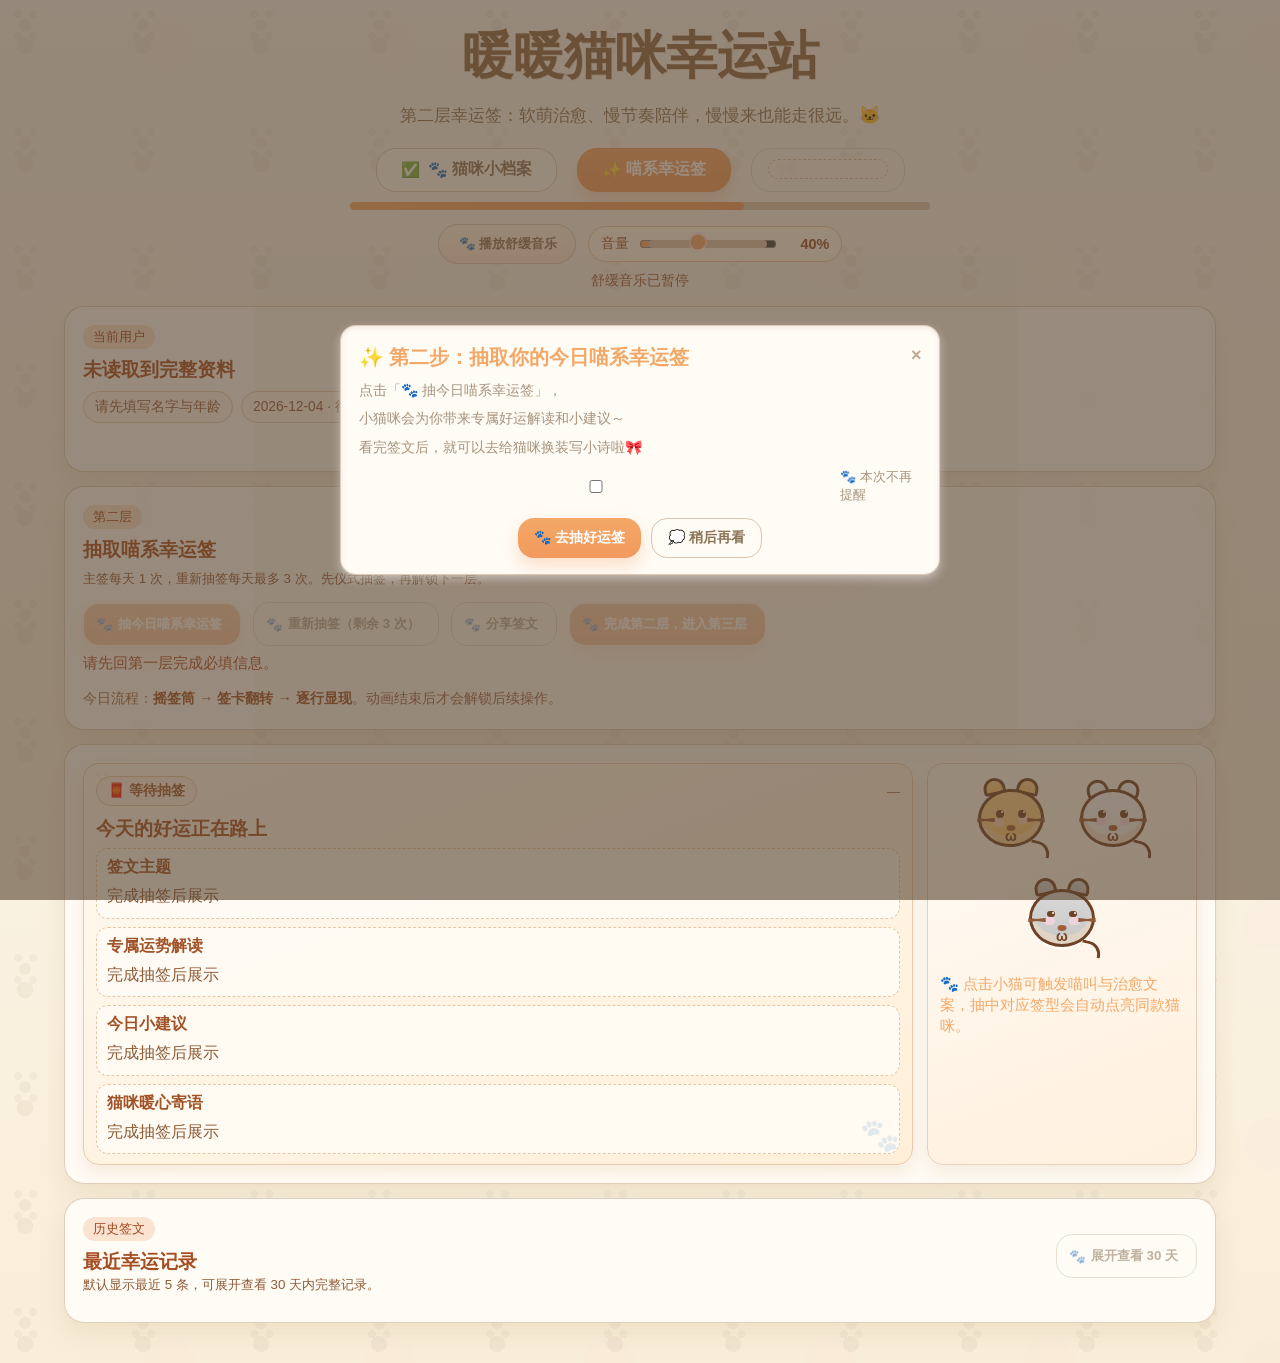
<file: layer2.html>
﻿
<!DOCTYPE html>
<html lang="zh-CN">
<head>
<meta charset="UTF-8" />
<meta name="viewport" content="width=device-width, initial-scale=1.0" />
<title>暖暖猫咪幸运站 - 第二层</title>
<link rel="stylesheet" href="style.css" />
<style>
.layer2-page{
  background:
    radial-gradient(circle at 18px 14px,rgba(139,115,85,.06) 0 4px,transparent 4px),
    radial-gradient(circle at 33px 14px,rgba(139,115,85,.06) 0 4px,transparent 4px),
    radial-gradient(circle at 25px 25px,rgba(139,115,85,.07) 0 6px,transparent 6px),
    radial-gradient(circle at 18px 36px,rgba(139,115,85,.06) 0 4px,transparent 4px),
    radial-gradient(circle at 33px 36px,rgba(139,115,85,.06) 0 4px,transparent 4px),
    radial-gradient(circle at 25px 46px,rgba(139,115,85,.07) 0 8px,transparent 8px),
    radial-gradient(circle at 77% 20%,rgba(255,214,224,.08) 0 26px,transparent 26px),
    linear-gradient(180deg,#FAF7F2 0%,#F9EED8 100%);
  background-size:118px 118px,118px 118px,118px 118px,118px 118px,118px 118px,118px 118px,220px 220px,auto;
  color:#8B7355;
}

.layer2-page h1{
  font-family:"STKaiti","KaiTi","YouYuan","Comic Sans MS",cursive;
  color:#8B6549;
  text-shadow:1px 1px 0 #EAD9C6;
}

.layer2-page .hero p{
  font-size:1.08rem;
  line-height:1.9;
  color:#8B7355;
}

.layer2-page .steps{
  gap:20px;
  margin-top:16px;
}
.layer2-page .step-btn{
  min-height:44px;
  height:44px;
  padding:0 24px;
  border-radius:20px;
  border:1px solid #D9C5B0;
  background:#FFFBF5;
  color:#8B7355;
  font-size:16px;
  font-weight:700;
  display:inline-flex;
  align-items:center;
  justify-content:center;
  gap:4px;
  transition:transform .2s ease-in-out,background .2s ease-in-out,color .2s ease-in-out,border-color .2s ease-in-out,box-shadow .2s ease-in-out;
}
.layer2-page .step-btn.on{
  background:linear-gradient(180deg,#F4A868,#F2995E);
  border-color:#F2995E;
  color:#fff;
  box-shadow:0 10px 16px rgba(242,153,94,.28);
  font-weight:800;
}
.layer2-page .step-btn.done{
  background:#FFFBF5;
  border-color:#D9C5B0;
  color:#8B7355;
}
.layer2-page .step-btn.done:before{
  content:"✅";
  margin-right:4px;
  font-size:.95em;
}
.layer2-page .step-btn.on:hover,
.layer2-page .step-btn.done:hover{
  transform:scale(1.02);
}
.layer2-page .step-btn.on:active,
.layer2-page .step-btn.done:active{
  transform:scale(.98);
}
.layer2-page .step-btn.done:hover{
  background:#F9EED8;
}
.layer2-page .step-btn.locked,
.layer2-page .step-btn:disabled{
  border-color:#D8D8D8;
  background:transparent;
  color:#B8B8B8;
  opacity:1;
  cursor:not-allowed;
  position:relative;
}
.layer2-page .step-btn.locked:hover::after{
  content:"🐱 先完成上一步哦～";
  position:absolute;
  top:calc(100% + 8px);
  left:50%;
  transform:translateX(-50%);
  white-space:nowrap;
  padding:5px 10px;
  border-radius:999px;
  border:1px solid #E7D6C7;
  background:#FFF8F0;
  color:#8B7355;
  font-size:12px;
  font-weight:600;
  box-shadow:0 6px 12px rgba(139,115,85,.14);
  z-index:5;
}
.layer2-page .step-track{
  height:8px;
  border:0;
  border-radius:8px;
  background:#D9C5B0;
}
.layer2-page .step-fill{
  border-radius:8px;
  background:linear-gradient(90deg,#F4A868,#F2995E);
}

.layer2-page .music-wrap{gap:12px}
.layer2-page #musicToggle{
  position:relative;
  border-radius:20px;
  padding:10px 18px 10px 20px;
  border:1px solid #D9C5B0;
  background:linear-gradient(180deg,#FFF4E8,#FFE8D6);
  color:#8B7355;
}
.layer2-page #musicToggle:before{content:"🐾 "}
.layer2-page #musicVolume{accent-color:#F4A868}
.layer2-page #musicVolume::-webkit-slider-thumb{
  -webkit-appearance:none;
  width:18px;
  height:18px;
  border-radius:50%;
  border:1px solid #D9C5B0;
  background:
    radial-gradient(circle at 50% 46%,#F4A868 0 5px,transparent 5px),
    radial-gradient(circle at 5px 6px,#F2995E 0 2px,transparent 2px),
    radial-gradient(circle at 13px 6px,#F2995E 0 2px,transparent 2px),
    radial-gradient(circle at 9px 3px,#F2995E 0 2px,transparent 2px),
    #FFF8EE;
}
.layer2-page #musicVolume::-moz-range-thumb{
  width:18px;
  height:18px;
  border-radius:50%;
  border:1px solid #D9C5B0;
  background:
    radial-gradient(circle at 50% 46%,#F4A868 0 5px,transparent 5px),
    radial-gradient(circle at 5px 6px,#F2995E 0 2px,transparent 2px),
    radial-gradient(circle at 13px 6px,#F2995E 0 2px,transparent 2px),
    radial-gradient(circle at 9px 3px,#F2995E 0 2px,transparent 2px),
    #FFF8EE;
}
.layer2-page .music-meta{
  margin-top:8px;
  font-size:.86rem;
  color:#9B5C35;
  min-height:20px;
}

.layer2-page .card{
  border-radius:20px;
  border:1px solid rgba(217,197,176,.82);
  box-shadow:0 10px 24px rgba(205,171,138,.22);
  background:rgba(255,252,247,.94);
  padding:18px;
  transition:transform .25s ease,box-shadow .25s ease;
}
.layer2-page .card:hover{
  transform:translateY(-2px);
  box-shadow:0 14px 26px rgba(205,171,138,.28);
}

.meta-row{display:flex;flex-wrap:wrap;gap:8px;margin-top:8px}
.meta-pill{
  padding:6px 11px;
  border-radius:999px;
  border:1px solid #E8CDB6;
  background:#FFF7EE;
  font-size:.86rem;
  color:#95603B;
}

.layer2-page .row{margin-top:14px;gap:12px}
.paw-btn{
  position:relative;
  min-height:44px;
  padding:11px 18px 11px 34px;
  border-radius:16px;
}
.paw-btn:before{
  content:"🐾";
  position:absolute;
  left:12px;
  top:50%;
  transform:translateY(-50%);
  font-size:.84rem;
  opacity:.95;
}

.layer2-page .pri,.layer2-page .next{
  border-radius:16px;
  border:1px solid rgba(255,247,235,.9);
  background:linear-gradient(180deg,#F4A868,#F2995E);
  color:#fff;
  text-shadow:0 1px 0 rgba(255,255,255,.35);
  box-shadow:inset 0 1px 0 rgba(255,249,241,.92),0 10px 16px rgba(242,153,94,.25);
}
.layer2-page .sec{
  border-radius:16px;
  border:1px solid #D9C5B0;
  background:transparent;
  color:#8B7355;
}
.layer2-page .sec:hover{background:#F9EED8}
.layer2-page button:hover{transform:scale(1.02)}
.layer2-page button:active{transform:scale(.98)}
.layer2-page button,.layer2-page .step-btn{touch-action:manipulation}

.locked-btn{opacity:.55;filter:grayscale(.14);pointer-events:none}
.draw-note{margin-top:10px;font-size:.9rem;line-height:1.75;color:#9C6542}
.draw-note b{color:#A15227}
.status-line{min-height:22px;margin-top:8px;color:var(--ok);font-size:.92rem}

.result-card{display:grid;grid-template-columns:1fr 270px;gap:14px}
.fortune-board{
  position:relative;
  border:1px solid #EBC8A7;
  border-radius:16px;
  padding:12px 12px 10px;
  background:
    radial-gradient(circle at 14px 10px,rgba(232,205,182,.2) 0 2px,transparent 2px),
    radial-gradient(circle at 22px 10px,rgba(232,205,182,.2) 0 2px,transparent 2px),
    radial-gradient(circle at 18px 17px,rgba(232,205,182,.22) 0 3px,transparent 3px),
    linear-gradient(160deg,#FFF9F1,#FFEFD8);
  box-shadow:inset 0 1px 0 rgba(255,255,255,.8),0 8px 16px rgba(189,125,78,.14);
}
.fortune-board:after{content:"🐾";position:absolute;right:12px;bottom:10px;font-size:32px;opacity:.12}
.board-top{display:flex;justify-content:space-between;gap:8px;flex-wrap:wrap;align-items:center}
.sign-tag{
  display:inline-flex;
  align-items:center;
  gap:6px;
  padding:5px 11px;
  border-radius:999px;
  border:1px solid #E9C6A2;
  background:#FFF5E9;
  color:#9E572F;
  font-size:.85rem;
  font-weight:700;
}
.sign-time{font-size:.82rem;color:#9E6A44}
.sign-title{margin:10px 0 6px;font-size:1.2rem;color:#A55025}
.sign-title .name-focus,.sign-title .kw-focus{font-weight:800;color:#8F3F18}
.sign-lines{display:grid;gap:8px}
.sign-line{border:1px dashed #E9C6A2;border-radius:12px;padding:8px 10px;background:rgba(255,252,245,.88)}
.sign-line b{color:#A15227;margin-right:6px}
.sign-line p{margin:4px 0 0;line-height:1.72;color:#8D5A37}

.cat-side{
  border:1px solid #E8D1BC;
  border-radius:16px;
  background:linear-gradient(160deg,rgba(255,251,244,.94),rgba(255,239,221,.93));
  box-shadow:0 8px 20px rgba(209,171,137,.22);
  padding:12px;
}
.cat-side .cat-trio{gap:10px}
.cat-side .mini-cat{width:92px;height:90px}
.cat-side .mini-cat .head{width:66px;height:58px;top:13px;border-width:3px}
.cat-side .mini-cat .ear{width:22px;height:17px;border-width:3px;top:2px}
.cat-side .mini-cat .eye{top:34px;width:8px;height:8px}
.cat-side .mini-cat .eye.l{left:31px}
.cat-side .mini-cat .eye.r{right:31px}
.cat-side .mini-cat .nose{top:43px;width:9px;height:6px}
.cat-side .mini-cat .mouth{top:49px;font-size:14px}
.cat-side .mini-cat .whisk{top:43px;width:18px}
.cat-side .mini-cat .whisk.l1,.cat-side .mini-cat .whisk.l2{left:12px}
.cat-side .mini-cat .whisk.r1,.cat-side .mini-cat .whisk.r2{right:12px}
.cat-side .mini-cat:after{right:6px;bottom:12px;width:18px;height:12px;border-width:3px}
.cat-side .mini-cat.orange .head,.cat-side .mini-cat.orange .ear{background:linear-gradient(180deg,#FCD391,#F9C870)}
.cat-side .mini-cat.white .head,.cat-side .mini-cat.white .ear{background:linear-gradient(180deg,#F8F8F8,#F0F0F0)}
.cat-side .mini-cat.gray .head,.cat-side .mini-cat.gray .ear{background:linear-gradient(180deg,#D8D8D8,#C7C7C7)}
.cat-side .mini-cat .eye:after{content:"";position:absolute;right:1px;top:1px;width:2px;height:2px;border-radius:50%;background:#fff}
.cat-side .mini-cat .head:before,.cat-side .mini-cat .head:after{content:"";position:absolute;top:25px;width:11px;height:8px;border-radius:999px;background:rgba(255,214,224,.65)}
.cat-side .mini-cat .head:before{left:12px}
.cat-side .mini-cat .head:after{right:12px}
.cat-side .mini-cat.orange .head{transform:translateX(-50%) rotate(-5deg)}
.cat-side .mini-cat.white .ear.l{transform:rotate(-20deg) translateY(2px)}
.cat-side .mini-cat.white .ear.r{transform:rotate(20deg) translateY(2px)}
.cat-side .mini-cat.gray .eye{height:6px;top:35px;border-radius:999px}
.cat-side .mini-cat:hover .head:before,.cat-side .mini-cat:hover .head:after{background:rgba(255,214,224,.82)}
.cat-note{margin-top:8px;color:#F4A868;font-family:"STXingkai","KaiTi","Segoe Script",cursive;font-size:.95rem}
.cat-note:before{content:"🐾 "}
.cat-side.ritual-sleep .mini-cat .eye{
  transform:scaleY(.18);
  opacity:.82;
}
.cat-side.ritual-sleep .mini-cat .mouth{
  transform:translateX(-50%) scaleY(.92);
}
.cat-side.ritual-cheer .mini-cat{
  animation:catRitualCheer .42s ease-in-out 4;
}
.cat-side.ritual-cheer .mini-cat .head{
  transform:translateX(-50%) rotate(2deg);
}
@keyframes catRitualCheer{
  0%,100%{transform:translateY(0)}
  50%{transform:translateY(-5px) rotate(3deg)}
}

.cat-hit{outline:3px solid rgba(243,153,89,.42);border-radius:16px;filter:drop-shadow(0 8px 10px rgba(230,133,65,.26));animation:catHit 1.6s ease}
@keyframes catHit{0%{transform:translateY(0)}35%{transform:translateY(-6px)}100%{transform:translateY(0)}}

.history-head{display:flex;justify-content:space-between;gap:8px;align-items:center;flex-wrap:wrap}
.history-list{margin:10px 0 0;padding:0;list-style:none;display:grid;gap:8px}
.history-item{display:grid;grid-template-columns:auto 1fr;gap:8px;align-items:start;padding:9px 10px;border:1px solid #EBC8A7;border-radius:12px;background:linear-gradient(145deg,#FFFAF2,#FFEFDE);color:#90532D}
.history-item b{color:#9F4F23}
.history-ico{font-size:1.15rem;line-height:1.2;filter:drop-shadow(0 2px 3px rgba(170,98,50,.14))}
.history-mini{font-size:.82rem;color:#99633F;line-height:1.55}

.modal-mask{position:fixed;inset:0;background:rgba(48,30,17,.48);display:none;align-items:center;justify-content:center;z-index:32;padding:16px}
.modal-mask.show{display:flex;animation:fadeIn .26s ease}
.modal-panel{width:min(94vw,920px);max-height:94vh;overflow:auto;border-radius:20px;background:rgba(255,249,242,.97);border:1px solid #EFC8A5;box-shadow:0 20px 40px rgba(112,60,29,.24);padding:14px}
.guard-panel{width:min(92vw,440px);text-align:center}
.guard-panel p{margin:10px 0 0;color:#9A613B;line-height:1.75}

.ritual-wrap{position:relative;min-height:620px;padding:18px 12px 12px;text-align:center;overflow:hidden}
.ritual-overlay{position:absolute;inset:0;pointer-events:none;background:radial-gradient(circle at 20% 18%,rgba(255,255,255,.5),transparent 42%),radial-gradient(circle at 78% 84%,rgba(255,232,209,.45),transparent 40%)}
.ritual-title{margin:0;color:#9D5126}
.ritual-sub{margin:6px 0 0;color:#98623E;font-size:.92rem}
.tube-box{position:relative;width:180px;height:260px;margin:12px auto 0}
.fortune-tube{position:absolute;left:50%;bottom:0;transform:translateX(-50%);width:132px;height:186px;border-radius:56px 56px 30px 30px;background:linear-gradient(180deg,#F3B86C,#E28A49 62%,#CA6E34);border:3px solid #C56730;box-shadow:inset 0 12px 0 rgba(255,229,188,.42),inset 0 -8px 0 rgba(149,74,33,.24)}
.fortune-tube:before{content:"";position:absolute;left:50%;top:-16px;transform:translateX(-50%);width:128px;height:34px;border-radius:999px;background:linear-gradient(180deg,#F7CE9B,#E9A262);border:3px solid #C56730}
.fortune-tube:after{content:"🐾";position:absolute;left:50%;top:58px;transform:translateX(-50%);font-size:32px;opacity:.78}
.fortune-tube.shake{animation:tubeShake .2s ease-in-out infinite}
@keyframes tubeShake{0%,100%{transform:translateX(-50%) rotate(0)}25%{transform:translateX(-53%) rotate(-3deg)}75%{transform:translateX(-47%) rotate(3deg)}}
.stick{position:absolute;left:50%;bottom:34px;width:12px;height:100px;background:linear-gradient(180deg,#E9D3BA,#CDA985);border-radius:999px;border:1px solid #BD9570;transform-origin:bottom center;opacity:0}
.stick.show{opacity:1;animation:stickDance .45s ease-in-out 3}
@keyframes stickDance{0%,100%{transform:translateX(-50%) rotate(0)}50%{transform:translateX(-50%) rotate(13deg)}}
.fortune-sheet{position:absolute;left:50%;top:42px;transform:translateX(-50%) perspective(1200px) rotateY(180deg) rotateX(6deg) scale(.88);width:min(92%,760px);opacity:0;pointer-events:none;transition:transform .55s ease,opacity .45s ease}
.fortune-sheet.show{opacity:1;transform:translateX(-50%) perspective(1200px) rotateY(0) rotateX(0) scale(1)}
.fortune-sheet.retract{transform:translateX(-50%) translateY(24px) scale(.98);opacity:0}
.fortune-sheet.paper-pop .sheet-card{animation:paperBounce 1s ease}
.sheet-card{
  --mx:0px;
  --my:0px;
  position:relative;
  text-align:left;
  border-radius:22px;
  padding:14px;
  border:1px solid rgba(248,184,96,.72);
  outline:2px solid rgba(210,180,140,.75);
  outline-offset:-2px;
  background:
    radial-gradient(circle at 18px 14px,rgba(210,180,140,.12) 0 2px,transparent 2px),
    radial-gradient(circle at 27px 14px,rgba(210,180,140,.12) 0 2px,transparent 2px),
    radial-gradient(circle at 22px 20px,rgba(210,180,140,.14) 0 3px,transparent 3px),
    linear-gradient(180deg,#FAF6EF,#F7EFE0);
  box-shadow:
    inset 0 1px 0 rgba(255,250,240,.92),
    inset 0 0 0 1px rgba(255,241,225,.75),
    0 2px 0 rgba(245,166,79,.2),
    0 4px 18px rgba(210,180,140,.22);
  overflow:hidden;
}
.sheet-card:before{
  content:"";
  position:absolute;
  inset:0;
  pointer-events:none;
  background:
    radial-gradient(120% 80% at 50% 130%,rgba(255,214,224,.08),transparent 62%),
    radial-gradient(140% 90% at 50% -20%,rgba(248,184,96,.08),transparent 60%);
}
.sheet-card:after{
  content:"";
  position:absolute;
  inset:0;
  pointer-events:none;
  border-radius:inherit;
  box-shadow:inset 0 0 0 1px rgba(250,240,225,.9);
}
.sheet-head{display:flex;justify-content:space-between;gap:8px;flex-wrap:wrap;align-items:center;margin-bottom:8px;position:relative;z-index:2}
.sheet-badge{
  display:inline-flex;
  align-items:center;
  gap:8px;
  border:1px solid #E7C49E;
  border-radius:999px;
  padding:4px 10px 4px 4px;
  background:linear-gradient(160deg,#FFF8EE,#FFEEDA);
  font-size:.86rem;
  color:#9A572F;
  font-weight:800;
  text-shadow:0 1px 0 #f9ecdf,0 -1px 0 rgba(255,255,255,.72);
}
.sheet-date{
  font-size:.84rem;
  color:#9A6741;
  text-shadow:0 1px 0 rgba(255,245,232,.85);
}
.line-item{
  position:relative;
  z-index:2;
  border:1px dashed #E8C6A5;
  border-radius:13px;
  padding:8px 10px;
  margin:7px 0 0;
  background:rgba(255,252,247,.9);
  color:#8D5836;
  line-height:1.87;
  letter-spacing:.05em;
  font-family:"KaiTi","PingFang SC","Microsoft YaHei",sans-serif;
}
.line-item b{
  color:#A04E24;
  margin-right:6px;
  text-shadow:0 1px 0 #faefdf,0 -1px 0 rgba(255,255,255,.7);
}
.line-item.hidden{opacity:0;transform:translateY(8px)}
.line-item.reveal{opacity:1;transform:translateY(0);transition:opacity .35s ease,transform .35s ease}
.ritual-actions{margin-top:12px;display:flex;justify-content:center;gap:8px;flex-wrap:wrap}

.sheet-deco-layer{
  position:absolute;
  inset:0;
  pointer-events:none;
  z-index:1;
}
.float-deco{
  position:absolute;
  pointer-events:auto;
  touch-action:manipulation;
  scale:1;
  animation:decoBreath 3s ease-in-out infinite;
  transition:transform .25s ease,filter .25s ease;
}
.float-deco:before{
  content:"";
  position:absolute;
  inset:-15px;
}
.float-deco:hover,
.float-deco:active{
  transform:translateY(-2px) rotate(5deg);
  filter:drop-shadow(0 0 4px rgba(248,184,96,.4));
}
.float-deco.touch-pop{
  transform:translateY(-1px) scale(1.05);
  filter:drop-shadow(0 0 4px rgba(248,184,96,.35));
}

.jelly-paw{
  width:24px;
  height:18px;
  border-radius:46% 46% 52% 52%;
  background:
    radial-gradient(circle at 48% 28%,rgba(255,255,255,.52) 0 28%,transparent 30%),
    linear-gradient(160deg,rgba(255,214,224,.84),rgba(217,180,150,.72));
  box-shadow:inset 0 -1px 0 rgba(205,163,135,.25);
}
.jelly-paw:after{
  content:"";
  position:absolute;
  left:3px;
  top:-8px;
  width:6px;
  height:6px;
  border-radius:50%;
  background:linear-gradient(160deg,rgba(255,214,224,.85),rgba(217,180,150,.7));
  box-shadow:7px -1px 0 rgba(255,214,224,.82),14px 0 0 rgba(255,214,224,.8),4px -5px 0 rgba(217,180,150,.72);
}
.paw-a{left:16px;top:16px;animation-delay:-.4s}
.paw-b{right:20px;top:76px;transform:scale(1.18);animation-delay:-1.1s}
.paw-c{left:34px;bottom:62px;transform:scale(.9);animation-delay:-1.8s}

.yarn-ball{
  width:38px;
  height:38px;
  border-radius:50%;
  right:18px;
  top:20px;
  background:radial-gradient(circle at 30% 26%,#fff7ef,#f8b860 58%,#f5a623);
  border:1px solid rgba(210,180,140,.72);
  box-shadow:inset 0 0 0 1px rgba(255,245,232,.72);
  animation-delay:-.9s;
}
.yarn-ball:before{
  content:"";
  position:absolute;
  inset:7px;
  border-radius:50%;
  border:1px solid rgba(224,200,160,.55);
}
.yarn-ball:after{
  content:"";
  position:absolute;
  left:7px;
  top:14px;
  width:22px;
  height:1px;
  background:rgba(224,200,160,.6);
  box-shadow:0 5px 0 rgba(224,200,160,.6),0 -5px 0 rgba(224,200,160,.6);
}
.yarn-string{
  --rot:-22deg;
  position:absolute;
  width:18px;
  height:2px;
  background:rgba(224,200,160,.8);
  border-radius:999px;
  transform:translate(var(--mx),var(--my)) rotate(var(--rot));
  animation:yarnFloat 3s ease-in-out infinite;
}
.yarn-string.s1{left:31px;top:32px}
.yarn-string.s2{left:32px;top:37px;--rot:8deg;animation-delay:-1.2s}

.fish-chip{
  left:14px;
  bottom:18px;
  width:34px;
  height:14px;
  border-radius:12px;
  background:linear-gradient(90deg,#f8b860,#f5a623);
  border:1px solid rgba(210,180,140,.8);
  box-shadow:inset 0 1px 0 rgba(255,242,225,.8);
  animation-delay:-1.4s;
}
.fish-chip:before{
  content:"";
  position:absolute;
  right:-7px;
  top:2px;
  width:0;
  height:0;
  border-left:8px solid #f5a623;
  border-top:5px solid transparent;
  border-bottom:5px solid transparent;
}
.fish-chip:after{
  content:"";
  position:absolute;
  left:8px;
  top:3px;
  width:2px;
  height:2px;
  border-radius:50%;
  background:#d2b48c;
  box-shadow:5px 2px 0 #d2b48c,10px 0 0 #d2b48c,14px 3px 0 #d2b48c;
}

.pad-heart{
  right:58px;
  bottom:18px;
  width:14px;
  height:14px;
  transform:rotate(-45deg);
  background:linear-gradient(160deg,#ffd6e0,#f3b6c5);
  border-radius:3px;
  box-shadow:0 0 3px rgba(255,214,224,.55);
  animation-delay:-2.1s;
}
.pad-heart:before,.pad-heart:after{
  content:"";
  position:absolute;
  width:14px;
  height:14px;
  border-radius:50%;
  background:linear-gradient(160deg,#ffd6e0,#f3b6c5);
}
.pad-heart:before{left:0;top:-7px}
.pad-heart:after{left:7px;top:0}

.soft-star{
  right:90px;
  top:68px;
  font-size:18px;
  color:#d9e9f7;
  text-shadow:0 0 4px rgba(217,233,247,.65);
  animation-delay:-1.6s;
}
.soft-star:after{
  content:"✦";
}

.cat-doodle{
  position:absolute;
  right:62px;
  top:18px;
  width:78px;
  height:64px;
  border:2px dashed rgba(210,180,140,.45);
  border-radius:43% 43% 50% 50%;
  transform:rotate(-5deg);
}
.cat-doodle:before,.cat-doodle:after{
  content:"";
  position:absolute;
  top:-11px;
  width:16px;
  height:12px;
  border:2px dashed rgba(210,180,140,.45);
  border-bottom:0;
  border-radius:10px 10px 3px 3px;
}
.cat-doodle:before{left:10px;transform:rotate(-10deg)}
.cat-doodle:after{right:10px;transform:rotate(10deg)}
.d-eye{
  position:absolute;
  top:25px;
  width:9px;
  height:6px;
  border-radius:999px;
  border:1.5px solid rgba(210,180,140,.55);
  border-top:0;
  animation:doodleBlink 5s infinite;
}
.d-eye.l{left:20px}
.d-eye.r{right:20px}

.badge-avatar{
  position:relative;
  width:34px;
  height:30px;
  border-radius:50%;
  border:1px solid #8f5c3b;
  background:#ffe2b5;
  box-shadow:inset 0 -2px 0 rgba(210,180,140,.28);
  flex:0 0 auto;
}
.badge-avatar:after{
  content:"";
  position:absolute;
  right:4px;
  top:3px;
  width:3px;
  height:3px;
  border-radius:50%;
  background:rgba(255,255,255,.9);
}
.badge-avatar .b-ear{
  position:absolute;
  top:-5px;
  width:10px;
  height:8px;
  border:1px solid #8f5c3b;
  border-radius:6px 6px 2px 2px;
  background:linear-gradient(180deg,#ffd6e0,#f5c9d3 65%,#f9c88d);
}
.badge-avatar .b-ear.l{left:5px;transform:rotate(-14deg)}
.badge-avatar .b-ear.r{right:5px;transform:rotate(14deg)}
.badge-avatar .b-eye{
  position:absolute;
  top:12px;
  width:5px;
  height:5px;
  border-radius:50%;
  background:#6f4225;
}
.badge-avatar .b-eye.l{left:10px}
.badge-avatar .b-eye.r{right:10px}
.badge-avatar .b-nose{
  position:absolute;
  left:50%;
  top:16px;
  width:5px;
  height:3px;
  border-radius:999px;
  transform:translateX(-50%);
  background:#a45f38;
}
.badge-avatar .b-mouth{
  position:absolute;
  left:50%;
  top:19px;
  width:10px;
  height:5px;
  border:1.5px solid #8f5c3b;
  border-top:0;
  border-radius:0 0 10px 10px;
  transform:translateX(-50%);
}
.badge-avatar .b-tongue{
  position:absolute;
  left:50%;
  top:21px;
  width:4px;
  height:3px;
  border-radius:999px;
  transform:translateX(-50%);
  background:#ffd6e0;
  opacity:0;
}
.badge-avatar .b-blush{
  position:absolute;
  top:16px;
  width:6px;
  height:4px;
  border-radius:999px;
  background:rgba(255,214,224,.75);
}
.badge-avatar .b-blush.l{left:4px}
.badge-avatar .b-blush.r{right:4px}

.badge-avatar.energetic{
  background:linear-gradient(180deg,#fcd391,#f9c870);
  transform:rotate(-8deg);
}
.badge-avatar.energetic .b-tongue{opacity:1}
.badge-avatar.healing{
  background:linear-gradient(180deg,#f8f8f8,#f0f0f0);
}
.badge-avatar.healing .b-ear.l{transform:rotate(-24deg) translateY(2px)}
.badge-avatar.healing .b-ear.r{transform:rotate(24deg) translateY(2px)}
.badge-avatar.healing .b-eye{
  width:6px;
  height:6px;
  background:radial-gradient(circle at 30% 30%,#fff 0 20%,#7e5f99 25%,#5f4d7f 100%);
}
.badge-avatar.zen{
  background:linear-gradient(180deg,#d8d8d8,#c7c7c7);
}
.badge-avatar.zen .b-eye{
  width:6px;
  height:2px;
  border-radius:999px;
  top:13px;
}

@keyframes decoBreath{
  0%,100%{scale:.98}
  50%{scale:1.02}
}
@keyframes yarnFloat{
  0%,100%{transform:translate(var(--mx),var(--my)) rotate(var(--rot))}
  50%{transform:translate(var(--mx),calc(var(--my) - 2px)) rotate(var(--rot))}
}
@keyframes doodleBlink{
  0%,47%,49%,100%{height:6px}
  48%{height:1px}
}
@keyframes paperBounce{
  0%{transform:scale(1.02)}
  100%{transform:scale(1)}
}

@keyframes fadeIn{from{opacity:0}to{opacity:1}}
@media (max-width:980px){.result-card{grid-template-columns:1fr}}
@media (max-width:760px){
  .layer2-page .steps{gap:10px}
  .layer2-page .step-btn{
    min-height:42px;
    height:42px;
    padding:0 16px;
    font-size:14px;
    flex:1 1 calc(50% - 10px);
  }
  .layer2-page .row{gap:10px}
  .history-item{padding:8px}
  .sheet-card{
    padding:12px;
    border-radius:26px;
    font-size:1.02rem;
    box-shadow:inset 0 1px 0 rgba(255,250,240,.92),inset 0 0 0 1px rgba(255,241,225,.75),0 1px 0 rgba(245,166,79,.2),0 1px 12px rgba(210,180,140,.2);
  }
  .sheet-badge{font-size:.95rem;font-weight:900}
  .line-item{font-size:1.03rem;line-height:1.92}
  .sign-title{font-size:1.34rem;font-weight:900}
  .float-deco:active{
    transform:translateY(-1px) scale(1.04);
    filter:drop-shadow(0 0 3px rgba(248,184,96,.35));
  }
  .ritual-wrap{min-height:580px}
}
</style>
</head>
<body class="paw-bg layer2-page">
<div class="bg-cute" id="bgCute"></div>
<main>
  <section class="hero">
    <h1>暖暖猫咪幸运站</h1>
    <p id="heroSub">第二层幸运签：软萌治愈、慢节奏陪伴，慢慢来也能走很远。🐱</p>

    <div class="steps" aria-label="流程步骤">
      <button id="step1" class="step-btn done" type="button" aria-label="返回第一层"><span class="step-emoji" aria-hidden="true">🐾</span><span>猫咪小档案</span></button>
      <button id="step2" class="step-btn on" type="button" aria-label="当前在第二层"><span class="step-emoji" aria-hidden="true">✨</span><span>喵系幸运签</span></button>
      <button id="step3" class="step-btn locked" type="button" disabled title="🐱 先完成上一步哦～" aria-label="第三层未解锁"><span class="step-emoji" aria-hidden="true">🎀</span><span>换装小诗馆</span></button>
    </div>
    <div class="step-track" aria-hidden="true"><span id="stepFill" class="step-fill p2"></span></div>

    <div class="row music-row">
      <div class="music-wrap">
        <button id="musicToggle" class="sec" type="button" aria-label="播放或暂停舒缓音乐">播放舒缓音乐</button>
        <label class="volume-wrap" for="musicVolume">
          音量
          <input id="musicVolume" type="range" min="0" max="100" value="40" aria-label="音乐音量" />
          <span id="musicVolumeText" class="volume-text">40%</span>
        </label>
      </div>
    </div>
    <div id="musicMeta" class="music-meta" aria-live="polite">舒缓音乐已暂停</div>
  </section>

  <section class="grid">
    <article class="card">
      <span class="tag">当前用户</span>
      <h2 id="profileName">--</h2>
      <div class="meta-row">
        <span class="meta-pill" id="profileText">--</span>
        <span class="meta-pill" id="dayText">--</span>
      </div>
      <div class="status-line" id="entryLink" aria-live="polite"></div>
    </article>

    <article class="card">
      <span class="tag">第二层</span>
      <h2>抽取喵系幸运签</h2>
      <small>主签每天 1 次，重新抽签每天最多 3 次。先仪式抽签，再解锁下一层。</small>
      <div class="row">
        <button id="drawFortune" class="pri paw-btn" type="button" aria-label="抽今日喵系幸运签">抽今日喵系幸运签</button>
        <button id="refreshFortune" class="sec paw-btn locked-btn" type="button" aria-label="重新抽签">重新抽签（剩余 3 次）</button>
        <button id="shareFortune" class="sec paw-btn locked-btn" type="button" aria-label="分享签文">分享签文</button>
        <button id="toLayer3" class="next paw-btn locked-btn" type="button" aria-label="完成第二层进入第三层">完成第二层，进入第三层</button>
      </div>
      <div id="fortuneStatus" class="status-line" aria-live="polite"></div>
      <div class="draw-note">今日流程：<b>摇签筒 → 签卡翻转 → 逐行显现</b>。动画结束后才会解锁后续操作。</div>
    </article>

    <article class="card result-card">
      <div class="fortune-board">
        <div class="board-top">
          <span class="sign-tag" id="signTag">🧧 等待抽签</span>
          <span class="sign-time" id="signTime">—</span>
        </div>
        <h3 class="sign-title" id="signTitle">今天的好运正在路上</h3>
        <div class="sign-lines">
          <div class="sign-line"><b>签文主题</b><p id="lineTheme">完成抽签后展示</p></div>
          <div class="sign-line"><b>专属运势解读</b><p id="lineReading">完成抽签后展示</p></div>
          <div class="sign-line"><b>今日小建议</b><p id="lineAdvice">完成抽签后展示</p></div>
          <div class="sign-line"><b>猫咪暖心寄语</b><p id="lineMessage">完成抽签后展示</p></div>
        </div>
      </div>

      <aside id="catSide" class="cat-side">
        <div class="cat-trio">
          <button id="catA" data-cat="catA" class="mini-cat orange" type="button" aria-label="元气黄猫">
            <span class="ear l"></span><span class="ear r"></span><span class="head"></span>
            <span class="eye l"></span><span class="eye r"></span><span class="nose"></span><span class="mouth">ω</span>
            <span class="whisk l1"></span><span class="whisk l2"></span><span class="whisk r1"></span><span class="whisk r2"></span>
          </button>
          <button id="catB" data-cat="catB" class="mini-cat white" type="button" aria-label="治愈白猫">
            <span class="ear l"></span><span class="ear r"></span><span class="head"></span>
            <span class="eye l"></span><span class="eye r"></span><span class="nose"></span><span class="mouth">ω</span>
            <span class="whisk l1"></span><span class="whisk l2"></span><span class="whisk r1"></span><span class="whisk r2"></span>
          </button>
          <button id="catC" data-cat="catC" class="mini-cat gray" type="button" aria-label="佛系灰猫">
            <span class="ear l"></span><span class="ear r"></span><span class="head"></span>
            <span class="eye l"></span><span class="eye r"></span><span class="nose"></span><span class="mouth">ω</span>
            <span class="whisk l1"></span><span class="whisk l2"></span><span class="whisk r1"></span><span class="whisk r2"></span>
          </button>
        </div>
        <div class="cat-note">点击小猫可触发喵叫与治愈文案，抽中对应签型会自动点亮同款猫咪。</div>
      </aside>
    </article>

    <article class="card">
      <div class="history-head">
        <div>
          <span class="tag">历史签文</span>
          <h2 style="margin:8px 0 0">最近幸运记录</h2>
          <small>默认显示最近 5 条，可展开查看 30 天内完整记录。</small>
        </div>
        <button id="toggleHistory" class="sec paw-btn" type="button" aria-label="展开更多历史">展开查看 30 天</button>
      </div>
      <ul id="historyList" class="history-list"></ul>
    </article>
  </section>
</main>

<div class="modal-mask" id="guardModal" aria-hidden="true">
  <div class="modal-panel guard-panel">
    <h2>先回第一层完成信息吧 🐱</h2>
    <p>要先填写名字和年龄，幸运签才能生成专属内容。<br/>点下面按钮就能回到第一层继续。</p>
    <div class="row" style="justify-content:center">
      <button id="goLayer1" class="pri paw-btn" type="button" aria-label="返回第一层">回第一层填写信息</button>
    </div>
  </div>
</div>

<div class="modal-mask" id="ritualModal" aria-hidden="true">
  <div class="modal-panel">
    <div class="ritual-wrap">
      <div class="ritual-overlay"></div>
      <h3 class="ritual-title">今日喵系幸运签仪式</h3>
      <p class="ritual-sub">慢慢摇签，温柔展开。动画结束后会自动解锁后续按钮。</p>

      <div class="tube-box">
        <div id="ritualTube" class="fortune-tube"></div>
        <div id="ritualStick" class="stick"></div>
      </div>

      <div id="fortuneSheet" class="fortune-sheet">
        <div id="sheetCard" class="sheet-card">
          <div class="sheet-deco-layer" aria-hidden="true">
            <span class="jelly-paw paw-a float-deco"></span>
            <span class="jelly-paw paw-b float-deco"></span>
            <span class="jelly-paw paw-c float-deco"></span>
            <span class="yarn-ball float-deco"><i class="yarn-string s1"></i><i class="yarn-string s2"></i></span>
            <span class="fish-chip float-deco"></span>
            <span class="pad-heart float-deco"></span>
            <span class="soft-star float-deco"></span>
            <span class="cat-doodle"><i class="d-eye l"></i><i class="d-eye r"></i></span>
          </div>
          <div class="sheet-head">
            <span class="sheet-badge">
              <span id="badgeAvatar" class="badge-avatar energetic">
                <i class="b-ear l"></i><i class="b-ear r"></i>
                <i class="b-eye l"></i><i class="b-eye r"></i>
                <i class="b-nose"></i><i class="b-mouth"></i><i class="b-tongue"></i>
                <i class="b-blush l"></i><i class="b-blush r"></i>
              </span>
              <span id="ritualBadge">🐾 今日签</span>
            </span>
            <span id="ritualDate" class="sheet-date">--</span>
          </div>
          <div id="ritualTheme" class="line-item hidden"></div>
          <div id="ritualReading" class="line-item hidden"></div>
          <div id="ritualAdvice" class="line-item hidden"></div>
          <div id="ritualMessage" class="line-item hidden"></div>
        </div>
      </div>
    </div>
    <div class="ritual-actions">
      <button id="closeRitual" class="sec paw-btn" type="button" aria-label="关闭签卡">收起签卡</button>
    </div>
  </div>
</div>

<audio id="bgMusic" preload="auto" loop>
  <source src="assets/audio/bg_healing_piano_rain.wav" type="audio/wav" />
  <source src="https://www.soundhelix.com/examples/mp3/SoundHelix-Song-13.mp3" type="audio/mpeg" />
  <source src="https://www.soundhelix.com/examples/mp3/SoundHelix-Song-2.mp3" type="audio/mpeg" />
</audio>

<script src="common.js"></script>
<script>
const DRAW_SLOGAN="午后好，慢慢来也能走很远。";
const DAILY_LIMIT_KEY="warm_cat_fortune_daily_limit_v2";
const SOUND_SRC={
  short:"assets/audio/cat_meow_short.wav",
  long:"assets/audio/cat_meow_long.wav",
  soft:"assets/audio/cat_kitten_soft.wav",
  purr:"assets/audio/cat_purr_loop.wav"
};

const LEGACY_MAP={
  1:{keyword:"财运",hint:{neck:"ribbon",aura:"spark"}},
  2:{keyword:"行动",hint:{head:"star",aura:"sun"}},
  3:{keyword:"庆祝",hint:{head:"flower",neck:"flower"}},
  4:{keyword:"灵感",hint:{hand:"wand",aura:"bubble"}},
  5:{keyword:"山海",hint:{head:"straw",neck:"scarf"}},
  6:{keyword:"高能",hint:{head:"crown",aura:"heart"}}
};

const SIGN_TYPES=[
  {
    key:"energetic",label:"元气喵签",catId:"catA",icon:"😺",ids:[1,2],
    themes:["晨光开运","小目标冲刺","热力出发","欢喜加速","好运上扬"],
    keywords:["活力","行动","开运","发光","突破"],
    readings:[
      "{name}在{city}的节奏感很稳，{hobby}会带来额外灵感，{wish}正朝你靠近。",
      "{name}{ageTone}今天能量感很满，身边的人会更愿意支持你完成{wish}。",
      "你对生活的认真会被看见，{hobby}相关的小机会今天更容易出现。"
    ],
    advices:[
      "把今天目标拆成两步先完成第一步，随后奖励自己 10 分钟放松。",
      "优先处理最重要的一件事，完成后再去做你喜欢的 {hobby}。",
      "如果在{city}出门，记得放慢呼吸，稳稳行动就会更顺。"
    ],
    messages:[
      "小黄猫说：{name}冲呀，我会在旁边给你打气。",
      "今天也请相信自己，慢慢走也能走得很远。",
      "把肩膀放松一点，你已经在正确方向上了。"
    ]
  },
  {
    key:"healing",label:"治愈喵签",catId:"catB",icon:"🤍",ids:[3,4],
    themes:["柔光治愈","安静丰盈","心愿回暖","温柔靠岸","舒心顺流"],
    keywords:["治愈","陪伴","柔和","安心","温暖"],
    readings:[
      "{name}今天适合在{city}慢慢生活，{hobby}会让你状态更稳定，{wish}也会被温柔推进。",
      "你不需要急着证明自己，稳住节奏就能把{wish}一点点实现。",
      "{ageTone}今天更容易遇到善意回应，尤其在与人沟通时会更顺。"
    ],
    advices:[
      "给自己留一小段安静时间，再做决定会更清晰。",
      "先完成一件轻松的小事，心情会被慢慢点亮。",
      "把今天想做的事写成清单，每做完一项就给自己一个小夸奖。"
    ],
    messages:[
      "小白猫说：{name}，我会一直安静陪着你。",
      "今天不用和任何人比较，照顾好自己就很好。",
      "愿你被生活温柔回应，也被自己温柔对待。"
    ]
  },
  {
    key:"zen",label:"佛系喵签",catId:"catC",icon:"🐾",ids:[5,6],
    themes:["松弛有序","山海同频","稳步向前","自在收获","淡定开花"],
    keywords:["松弛","平衡","稳定","沉淀","顺流"],
    readings:[
      "{name}今天适合稳步推进，{city}的日常节奏与你很同频，{wish}会在合适时机落地。",
      "你越从容，越能看见机会；{hobby}会给你带来新的答案。",
      "{ageTone}今天适合沉淀和整理，按自己的节奏走就会更顺。"
    ],
    advices:[
      "先把最焦虑的一件事拆小，然后只做第一小步。",
      "把手机放下 15 分钟，专注当下会带来清晰感。",
      "晚上记得早点休息，明天会有更轻盈的状态。"
    ],
    messages:[
      "小灰猫说：{name}，不用赶路，路会在你脚下出现。",
      "今天先把内耗放下，稳住自己就是好运的开始。",
      "慢一点没关系，你的每一步都在变好。"
    ]
  }
];

const CAT_TEXT={
  catA:["元气小黄猫：今天也要给自己一个赞。","喵呜，先迈一步，好事就会跟上。","别担心，我和你一起冲。"],
  catB:["温柔小白猫：慢慢来，我在这儿陪你。","你值得被温柔对待，先照顾好自己。","今天也请轻轻抱一抱自己。"],
  catC:["佛系小灰猫：先放松，再前进。","喝口水，舒一口气，再继续。","不必着急，稳一点就很好。"]
};

const CAT_IDS=["catA","catB","catC"];
const CAT_SOUND={
  catA:{name:"short",ratio:.5,rate:1.15,cutMs:300},
  catB:{name:"long",ratio:.5,rate:1.0,cutMs:500},
  catC:{name:"purr",ratio:.4,rate:.82,cutMs:420}
};

const E={
  bgCute:document.getElementById("bgCute"),
  heroSub:document.getElementById("heroSub"),
  step1:document.getElementById("step1"),
  step3:document.getElementById("step3"),
  stepFill:document.getElementById("stepFill"),
  musicToggle:document.getElementById("musicToggle"),
  musicVolume:document.getElementById("musicVolume"),
  musicVolumeText:document.getElementById("musicVolumeText"),
  musicMeta:document.getElementById("musicMeta"),
  bgMusic:document.getElementById("bgMusic"),
  profileName:document.getElementById("profileName"),
  profileText:document.getElementById("profileText"),
  dayText:document.getElementById("dayText"),
  entryLink:document.getElementById("entryLink"),
  drawFortune:document.getElementById("drawFortune"),
  refreshFortune:document.getElementById("refreshFortune"),
  shareFortune:document.getElementById("shareFortune"),
  toLayer3:document.getElementById("toLayer3"),
  fortuneStatus:document.getElementById("fortuneStatus"),
  signTag:document.getElementById("signTag"),
  signTime:document.getElementById("signTime"),
  signTitle:document.getElementById("signTitle"),
  lineTheme:document.getElementById("lineTheme"),
  lineReading:document.getElementById("lineReading"),
  lineAdvice:document.getElementById("lineAdvice"),
  lineMessage:document.getElementById("lineMessage"),
  historyList:document.getElementById("historyList"),
  toggleHistory:document.getElementById("toggleHistory"),
  guardModal:document.getElementById("guardModal"),
  goLayer1:document.getElementById("goLayer1"),
  ritualModal:document.getElementById("ritualModal"),
  ritualTube:document.getElementById("ritualTube"),
  ritualStick:document.getElementById("ritualStick"),
  fortuneSheet:document.getElementById("fortuneSheet"),
  sheetCard:document.getElementById("sheetCard"),
  ritualBadge:document.getElementById("ritualBadge"),
  badgeAvatar:document.getElementById("badgeAvatar"),
  ritualDate:document.getElementById("ritualDate"),
  ritualTheme:document.getElementById("ritualTheme"),
  ritualReading:document.getElementById("ritualReading"),
  ritualAdvice:document.getElementById("ritualAdvice"),
  ritualMessage:document.getElementById("ritualMessage"),
  closeRitual:document.getElementById("closeRitual"),
  catSide:document.getElementById("catSide"),
  catA:document.getElementById("catA"),
  catB:document.getElementById("catB"),
  catC:document.getElementById("catC")
};

const state={
  profile:null,
  currentFortune:null,
  daily:null,
  showFullHistory:false,
  musicCtrl:{scaledSfx:()=>0,duck:()=>{},onVolumeChange:()=>{},onPlayChange:()=>{}},
  sfxBank:{},
  rustleCtx:null,
  ritualBusy:false,
  catLocks:{catA:0,catB:0,catC:0}
};

function wait(ms){return new Promise((resolve)=>setTimeout(resolve,ms));}
function escapeHTML(str){
  return String(str||"").replaceAll("&","&amp;").replaceAll("<","&lt;").replaceAll(">","&gt;").replaceAll('"',"&quot;");
}
function pickSeed(seed,list){return list[Math.abs(seed)%list.length];}

function isValidProfile(profile){
  if(!profile)return false;
  const name=String(profile.name||"").trim();
  const age=Number(profile.age);
  return Boolean(name)&&Number.isInteger(age)&&age>=1&&age<=120;
}

function safeProfile(raw){
  if(!isValidProfile(raw))return null;
  return {
    name:String(raw.name||"").trim(),
    age:Number(raw.age),
    city:String(raw.city||"").trim(),
    hobby:String(raw.hobby||"").trim(),
    wish:String(raw.wish||"").trim()
  };
}

function dayKey(name,date=WarmCat.day()){return `${date}::${name}`;}

function readDailyBucket(){
  const raw=WarmCat.readJSON(DAILY_LIMIT_KEY)||{};
  const now=Date.now();
  const kept={};
  Object.keys(raw).forEach((key)=>{
    const item=raw[key];
    if(!item||!item.date)return;
    const t=new Date(`${item.date}T00:00:00+08:00`).getTime();
    if(Number.isNaN(t))return;
    if(now-t<=40*24*3600*1000)kept[key]=item;
  });
  return kept;
}
function writeDailyBucket(bucket){WarmCat.writeJSON(DAILY_LIMIT_KEY,bucket);}

function getDailyState(profile){
  const bucket=readDailyBucket();
  const key=dayKey(profile.name);
  const cur=bucket[key]||{};
  const daily={
    date:WarmCat.day(),
    name:profile.name,
    mainDrawn:Boolean(cur.mainDrawn),
    refreshUsed:Math.max(0,Math.min(3,Number(cur.refreshUsed)||0)),
    celebrated:Boolean(cur.celebrated),
    variantIndex:Number(cur.variantIndex)||0
  };
  bucket[key]=daily;
  writeDailyBucket(bucket);
  return daily;
}

function saveDailyState(){
  if(!state.profile||!state.daily)return;
  const bucket=readDailyBucket();
  bucket[dayKey(state.profile.name)]=state.daily;
  writeDailyBucket(bucket);
}

function diffDays(dateStr){
  const t=new Date(`${dateStr}T00:00:00+08:00`).getTime();
  const now=new Date(`${WarmCat.day()}T00:00:00+08:00`).getTime();
  if(Number.isNaN(t)||Number.isNaN(now))return 9999;
  return Math.floor((now-t)/(24*3600*1000));
}

function readHistory(){
  const list=WarmCat.readJSON(WarmCat.KEYS.fortuneHistory);
  return Array.isArray(list)?list:[];
}
function writeHistory(list){WarmCat.writeJSON(WarmCat.KEYS.fortuneHistory,list);}
function normalizeHistory(list){return list.filter((x)=>x&&x.date&&x.name&&x.typeKey&&x.title).slice(0,260);}

function pushHistory(record){
  const list=normalizeHistory(readHistory());
  const item={
    date:record.date,name:record.name,city:record.city,typeKey:record.typeKey,typeLabel:record.typeLabel,
    icon:record.icon,id:record.id,title:record.title,keyword:record.keyword,theme:record.theme,
    reading:record.reading,advice:record.advice,message:record.message,createdAt:Date.now()
  };
  const filtered=list.filter((x)=>!(x.date===item.date&&x.name===item.name));
  writeHistory([item,...filtered].slice(0,260));
}

function historyForCurrent(){
  if(!state.profile)return [];
  return normalizeHistory(readHistory())
    .filter((x)=>x.name===state.profile.name&&diffDays(x.date)>=0&&diffDays(x.date)<30)
    .sort((a,b)=>Number(b.createdAt||0)-Number(a.createdAt||0));
}

function renderHistory(){
  const all=historyForCurrent();
  const count=state.showFullHistory?30:5;
  const visible=all.slice(0,count);
  if(!visible.length){
    E.historyList.innerHTML='<li class="history-item"><span class="history-ico">🐱</span><div><b>还没有历史签文</b><div class="history-mini">先抽一次今日喵系幸运签吧。</div></div></li>';
  }else{
    E.historyList.innerHTML=visible.map((x)=>`<li class="history-item"><span class="history-ico">${escapeHTML(x.icon||"🐾")}</span><div><b>${escapeHTML(x.date)} · ${escapeHTML(x.typeLabel||"喵签")} · ${escapeHTML(x.title)}</b><div class="history-mini">关键词：${escapeHTML(x.keyword||"-")}｜${escapeHTML(x.theme||"-")}</div></div></li>`).join("");
  }
  E.toggleHistory.style.display=all.length>5?"inline-block":"none";
  E.toggleHistory.textContent=state.showFullHistory?"收起到最近 5 条":"展开查看 30 天";
}

function ageTone(age){
  if(age<=14)return "小朋友";
  if(age<=22)return "青春状态";
  if(age<=35)return "稳稳进阶";
  return "从容成熟";
}

function applyTpl(template,ctx){
  return template
    .replaceAll("{name}",ctx.name)
    .replaceAll("{ageTone}",ctx.ageTone)
    .replaceAll("{city}",ctx.city||"你所在的城市")
    .replaceAll("{hobby}",ctx.hobby||"喜欢的事")
    .replaceAll("{wish}",ctx.wish||"今日小愿望");
}

function buildFortune(variantIndex){
  const profile=state.profile;
  const seed=WarmCat.hash(`${profile.name}-${WarmCat.day()}-${variantIndex}`);
  const type=SIGN_TYPES[seed%SIGN_TYPES.length];
  const localSeed=seed+variantIndex*13;
  const id=type.ids[localSeed%type.ids.length];
  const keyword=pickSeed(localSeed+3,type.keywords);
  const theme=pickSeed(localSeed+5,type.themes);
  const ctx={name:profile.name,ageTone:ageTone(profile.age),city:profile.city,hobby:profile.hobby,wish:profile.wish};

  const reading=applyTpl(pickSeed(localSeed+7,type.readings),ctx);
  const advice=applyTpl(pickSeed(localSeed+9,type.advices),ctx);
  const message=applyTpl(pickSeed(localSeed+11,type.messages),ctx);
  const legacy=LEGACY_MAP[id]||LEGACY_MAP[1];

  return {
    id,date:WarmCat.day(),name:profile.name,age:profile.age,city:profile.city,hobby:profile.hobby,wish:profile.wish,
    typeKey:type.key,typeLabel:type.label,catId:type.catId,icon:type.icon,keyword:keyword||legacy.keyword,hint:legacy.hint,
    title:`${type.label} · ${theme}`,theme,reading,advice,message,variantIndex
  };
}

function normalizeFortune(saved){
  if(!saved||saved.date!==WarmCat.day()||saved.name!==state.profile.name)return null;
  const base=buildFortune(Number(saved.variantIndex)||0);
  return {
    ...base,
    id:Number(saved.id)||base.id,
    keyword:String(saved.keyword||base.keyword),
    hint:saved.hint||base.hint,
    typeKey:String(saved.typeKey||base.typeKey),
    typeLabel:String(saved.typeLabel||base.typeLabel),
    catId:String(saved.catId||base.catId),
    icon:String(saved.icon||base.icon),
    title:String(saved.title||base.title),
    theme:String(saved.theme||base.theme),
    reading:String(saved.reading||base.reading),
    advice:String(saved.advice||base.advice),
    message:String(saved.message||base.message),
    variantIndex:Number(saved.variantIndex)||0
  };
}

function persistFortune(record){
  state.currentFortune=record;
  WarmCat.writeJSON(WarmCat.KEYS.fortune,{
    date:record.date,name:record.name,id:record.id,keyword:record.keyword,hint:record.hint,
    typeKey:record.typeKey,typeLabel:record.typeLabel,catId:record.catId,icon:record.icon,
    title:record.title,theme:record.theme,reading:record.reading,advice:record.advice,message:record.message,
    variantIndex:record.variantIndex,city:record.city,hobby:record.hobby,wish:record.wish,age:record.age
  });
  pushHistory(record);
}

function setStatus(msg,bad=false){WarmCat.status(E.fortuneStatus,msg,bad);}

function renderResult(record){
  if(!record){
    E.signTag.textContent="🧧 等待抽签";
    E.signTime.textContent="—";
    E.signTitle.textContent="今天的好运正在路上";
    E.lineTheme.textContent="完成抽签后展示";
    E.lineReading.textContent="完成抽签后展示";
    E.lineAdvice.textContent="完成抽签后展示";
    E.lineMessage.textContent="完成抽签后展示";
    return;
  }
  E.signTag.textContent=`${record.icon} ${record.typeLabel}`;
  E.signTime.textContent=`${record.date} · 关键词 ${record.keyword}`;
  E.signTitle.innerHTML=`<span class="name-focus">${escapeHTML(record.name)}</span> 的 <span class="kw-focus">${escapeHTML(record.theme)}</span>`;
  E.lineTheme.innerHTML=`<b>主题：</b>${escapeHTML(record.theme)}（${escapeHTML(record.keyword)}）`;
  E.lineReading.textContent=record.reading;
  E.lineAdvice.textContent=record.advice;
  E.lineMessage.textContent=record.message;
}

function markCat(catId,msg){
  CAT_IDS.forEach((id)=>{
    const el=E[id];
    if(!el)return;
    el.classList.toggle("cat-hit",id===catId);
  });
  if(catId&&E[catId]){
    showCatBubble(E[catId],msg||"喵~好运到啦");
    setTimeout(()=>E[catId].classList.remove("cat-hit"),1400);
  }
}

function setRitualCatMood(mode){
  if(!E.catSide)return;
  E.catSide.classList.remove("ritual-sleep","ritual-cheer");
  if(mode==="sleep")E.catSide.classList.add("ritual-sleep");
  if(mode==="cheer"){
    E.catSide.classList.add("ritual-cheer");
    setTimeout(()=>E.catSide&&E.catSide.classList.remove("ritual-cheer"),1600);
  }
}

function updateProgress(){
  const done=Boolean(state.currentFortune);
  E.step3.disabled=!done;
  E.step3.classList.toggle("locked",!done);
  E.step3.classList.toggle("done",done);
  E.step3.title=done?"":"🐱 先完成上一步哦～";
  E.stepFill.style.width=done?"100%":"68%";
}

function updateButtons(){
  const drawn=Boolean(state.daily&&state.daily.mainDrawn);
  const busy=state.ritualBusy;
  const hasFortune=Boolean(state.currentFortune);
  const left=Math.max(0,3-(state.daily?.refreshUsed||0));

  E.drawFortune.textContent=drawn?"今日已抽取":"抽今日喵系幸运签";
  E.drawFortune.disabled=drawn||busy||state.profile===null;
  E.drawFortune.classList.toggle("locked-btn",E.drawFortune.disabled);

  E.refreshFortune.textContent=`重新抽签（剩余 ${left} 次）`;
  E.refreshFortune.disabled=!drawn||left<=0||busy;
  E.refreshFortune.classList.toggle("locked-btn",E.refreshFortune.disabled);

  E.shareFortune.disabled=!hasFortune||busy;
  E.shareFortune.classList.toggle("locked-btn",E.shareFortune.disabled);

  E.toLayer3.disabled=!hasFortune||busy;
  E.toLayer3.classList.toggle("locked-btn",E.toLayer3.disabled);

  updateProgress();
}

function preloadSfx(){
  Object.keys(SOUND_SRC).forEach((key)=>{
    state.sfxBank[key]={index:0,pool:[]};
    for(let i=0;i<3;i+=1){
      const audio=new Audio(SOUND_SRC[key]);
      audio.preload="auto";
      audio.load();
      state.sfxBank[key].pool.push(audio);
    }
  });
}

function playSfx(name,opt={}){
  const entry=state.sfxBank[name];
  if(!entry)return null;
  if(state.musicCtrl.scaledSfx(1)<=0.001)return null;
  const audio=entry.pool[entry.index%entry.pool.length];
  entry.index+=1;
  audio.pause();audio.currentTime=0;
  audio.loop=Boolean(opt.loop);
  audio.playbackRate=Number(opt.rate)||1;
  audio.volume=Math.min(1,state.musicCtrl.scaledSfx(opt.ratio||0.4));
  if(audio.volume<=0.001)return null;
  if(opt.duck!==false)state.musicCtrl.duck(0.84,opt.loop?340:220);
  const p=audio.play();if(p&&p.catch)p.catch(()=>{});
  if(opt.cutMs&&!audio.loop){
    setTimeout(()=>{if(!audio.paused){audio.pause();audio.currentTime=0;}},opt.cutMs);
  }
  return audio;
}

function playRustle(level=.28){
  const volume=Math.min(.3,state.musicCtrl.scaledSfx(level));
  if(volume<=.001)return;
  const AC=window.AudioContext||window.webkitAudioContext;
  if(!AC)return;
  if(!state.rustleCtx)state.rustleCtx=new AC();
  const ctx=state.rustleCtx;
  const duration=.16;
  const length=Math.floor(ctx.sampleRate*duration);
  const buffer=ctx.createBuffer(1,length,ctx.sampleRate);
  const data=buffer.getChannelData(0);
  for(let i=0;i<length;i+=1){
    const fade=1-(i/length);
    data[i]=(Math.random()*2-1)*fade*fade;
  }
  const src=ctx.createBufferSource();
  const hp=ctx.createBiquadFilter();
  hp.type="highpass";
  hp.frequency.value=1200;
  const gain=ctx.createGain();
  gain.gain.value=volume;
  src.buffer=buffer;
  src.connect(hp);
  hp.connect(gain);
  gain.connect(ctx.destination);
  src.start();
}

function showCatBubble(node,text,duration=2800){
  const old=node.querySelector(".cat-talk");
  if(old)old.remove();
  const bubble=document.createElement("div");
  bubble.className="cat-talk";
  bubble.textContent=text;
  node.appendChild(bubble);
  setTimeout(()=>bubble.classList.add("fade"),Math.max(1200,duration-420));
  setTimeout(()=>bubble.remove(),duration);
}

function spawnVfx(node,icon){
  const v=document.createElement("span");
  v.className="cat-vfx";
  v.textContent=icon;
  v.style.left=`${40+Math.random()*28}%`;
  v.style.top=`${26+Math.random()*34}%`;
  v.style.fontSize=`${16+Math.random()*8}px`;
  node.appendChild(v);
  setTimeout(()=>v.remove(),760);
}

function bindCats(){
  CAT_IDS.forEach((id)=>{
    const node=E[id];
    if(!node)return;
    node.addEventListener("pointerenter",(ev)=>{
      if(ev.pointerType!=="mouse")return;
      if(Date.now()<state.catLocks[id])return;
      const cls=id==="catA"?"hover-orange":id==="catB"?"hover-white":"hover-gray";
      node.classList.add(cls);
      setTimeout(()=>node.classList.remove(cls),300);
      const cfg=CAT_SOUND[id];
      playSfx(cfg.name,{ratio:0.26,rate:cfg.rate,cutMs:120});
    });
    node.addEventListener("click",(ev)=>{
      ev.preventDefault();
      if(Date.now()<state.catLocks[id])return;
      state.catLocks[id]=Date.now()+460;
      node.classList.remove("cat-click");
      void node.offsetWidth;
      node.classList.add("cat-click");
      setTimeout(()=>node.classList.remove("cat-click"),320);

      const cfg=CAT_SOUND[id];
      playSfx(cfg.name,cfg);
      spawnVfx(node,id==="catA"?"✨":id==="catB"?"💗":"🌙");
      spawnVfx(node,id==="catA"?"🐾":id==="catB"?"💞":"💤");

      let msg=pickSeed(Date.now(),CAT_TEXT[id]);
      if(state.currentFortune&&state.currentFortune.catId===id)msg=state.currentFortune.message;
      showCatBubble(node,msg,3200);
    });
  });
}

function decorateEntry(){
  const from=WarmCat.popSessionJSON(WarmCat.SESSION_KEYS.l1ToL2);
  if(!from)return;
  E.entryLink.textContent=`${from.blessing} 正在为你准备今日专属喵签。`;
}

function bindSheetInteractions(){
  if(!E.fortuneSheet||!E.sheetCard)return;
  E.fortuneSheet.addEventListener("pointermove",(ev)=>{
    if(ev.pointerType!=="mouse")return;
    const rect=E.sheetCard.getBoundingClientRect();
    const nx=((ev.clientX-rect.left)/rect.width-.5)*2;
    const ny=((ev.clientY-rect.top)/rect.height-.5)*2;
    E.sheetCard.style.setProperty("--mx",`${(nx*1.6).toFixed(2)}px`);
    E.sheetCard.style.setProperty("--my",`${(ny*1.2).toFixed(2)}px`);
  });
  E.fortuneSheet.addEventListener("pointerleave",()=>{
    E.sheetCard.style.setProperty("--mx","0px");
    E.sheetCard.style.setProperty("--my","0px");
  });

  E.sheetCard.querySelectorAll(".float-deco").forEach((node)=>{
    node.addEventListener("pointerdown",()=>{
      node.classList.add("touch-pop");
      if(navigator.vibrate)navigator.vibrate(15);
      setTimeout(()=>node.classList.remove("touch-pop"),180);
    });
  });
}

function setRitualContent(record){
  E.ritualBadge.textContent=`${record.icon} ${record.typeLabel} · ${record.keyword}`;
  if(E.badgeAvatar){
    E.badgeAvatar.classList.remove("energetic","healing","zen");
    E.badgeAvatar.classList.add(record.typeKey||"energetic");
  }
  E.ritualDate.textContent=`${record.date} · ${record.name}`;
  E.ritualTheme.innerHTML=`<b>签文主题</b>${escapeHTML(record.theme)}（${escapeHTML(record.keyword)}）`;
  E.ritualReading.innerHTML=`<b>专属运势解读</b>${escapeHTML(record.reading)}`;
  E.ritualAdvice.innerHTML=`<b>今日小建议</b>${escapeHTML(record.advice)}`;
  E.ritualMessage.innerHTML=`<b>猫咪暖心寄语</b>${escapeHTML(record.message)}`;
}

function resetRitualLines(){
  [E.ritualTheme,E.ritualReading,E.ritualAdvice,E.ritualMessage].forEach((el)=>{
    el.classList.remove("reveal");
    el.classList.add("hidden");
  });
}

async function revealRitualLines(){
  const nodes=[E.ritualTheme,E.ritualReading,E.ritualAdvice,E.ritualMessage];
  for(let i=0;i<nodes.length;i+=1){
    await wait(210);
    nodes[i].classList.remove("hidden");
    nodes[i].classList.add("reveal");
  }
  await wait(180);
}

async function runRitual(record,isRedraw){
  state.ritualBusy=true;
  updateButtons();
  E.ritualModal.classList.add("show");
  E.fortuneSheet.classList.remove("show");
  setRitualCatMood("sleep");
  setRitualContent(record);
  resetRitualLines();

  if(isRedraw){
    E.fortuneSheet.classList.add("retract");
    playSfx("soft",{ratio:0.25,rate:0.85,cutMs:220});
    playRustle(.2);
    await wait(360);
    E.fortuneSheet.classList.remove("retract");
  }

  E.ritualTube.classList.add("shake");
  E.ritualStick.classList.add("show");
  let shakeTick=0;
  const shakeTimer=setInterval(()=>{
    shakeTick+=1;
    playSfx("soft",{ratio:0.24,rate:0.92,cutMs:180,duck:false});
    if(shakeTick>6)clearInterval(shakeTimer);
  },320);

  await wait(2000);
  clearInterval(shakeTimer);
  E.ritualTube.classList.remove("shake");
  E.ritualStick.classList.remove("show");
  playSfx("long",{ratio:0.3,rate:1.0,cutMs:500});
  playRustle(.26);

  E.fortuneSheet.classList.add("show");
  E.fortuneSheet.classList.add("paper-pop");
  setTimeout(()=>E.fortuneSheet.classList.remove("paper-pop"),1100);
  await revealRitualLines();
  setRitualCatMood("cheer");
  state.ritualBusy=false;
  updateButtons();
}

function runDailyCelebrate(){
  CAT_IDS.forEach((id,idx)=>{
    const node=E[id];
    if(!node)return;
    setTimeout(()=>{
      node.classList.add("daily-greet");
      for(let i=0;i<6;i+=1){
        setTimeout(()=>spawnVfx(node,["💗","💖","✨","🐾"][Math.floor(Math.random()*4)]),i*45);
      }
      setTimeout(()=>node.classList.remove("daily-greet"),800);
    },idx*100);
  });
  playSfx("soft",{ratio:0.35,rate:1.02,cutMs:260});
  setStatus("三只小猫一起送上今日祝福啦 ✨");
}

async function completeDraw(record,isRedraw){
  persistFortune(record);
  await runRitual(record,isRedraw);
  renderResult(record);
  markCat(record.catId,record.message);
  renderHistory();
}

async function drawMain(){
  if(!state.profile||state.daily.mainDrawn||state.ritualBusy)return;
  setStatus("正在摇签中，请慢慢等待签卡展开...");
  state.daily.mainDrawn=true;
  state.daily.variantIndex=0;
  saveDailyState();
  updateButtons();

  const record=buildFortune(0);
  await completeDraw(record,false);
  if(!state.daily.celebrated){
    state.daily.celebrated=true;
    saveDailyState();
    runDailyCelebrate();
  }else{
    setStatus(`已完成抽签：${record.typeLabel} · ${record.theme}`);
  }
}

async function redraw(){
  if(!state.profile||!state.daily.mainDrawn||state.ritualBusy)return;
  if(state.daily.refreshUsed>=3){
    setStatus("今天的重新抽签次数已用完啦，明天再来继续。",true);
    return;
  }
  state.daily.refreshUsed+=1;
  state.daily.variantIndex=state.daily.refreshUsed;
  saveDailyState();
  updateButtons();
  setStatus("重新摇签中，新的喵签马上出现...");

  const record=buildFortune(state.daily.variantIndex);
  await completeDraw(record,true);
  setStatus(`已更新签文：${record.typeLabel} · ${record.theme}`);
}

function shareText(record){
  return [
    `${record.name} 的${record.typeLabel}`,
    `签文主题：${record.theme}（${record.keyword}）`,
    `专属运势解读：${record.reading}`,
    `今日小建议：${record.advice}`,
    `猫咪暖心寄语：${record.message}`,
    DRAW_SLOGAN
  ].join("\n");
}

function copyFortuneText(){
  const record=state.currentFortune;
  if(!record){
    setStatus("请先抽签，再分享签文。",true);
    return;
  }
  const txt=shareText(record);
  if(navigator.clipboard&&navigator.clipboard.writeText){
    navigator.clipboard.writeText(txt).then(()=>setStatus("签文文本已复制，可以直接分享了。"))
      .catch(()=>setStatus("复制失败，请稍后再试。",true));
    return;
  }
  setStatus("当前浏览器不支持剪贴板复制。",true);
}

function goLayer3(){
  const record=state.currentFortune;
  if(!record){
    setStatus("完成抽签后才可进入第三层。",true);
    return;
  }
  WarmCat.writeSessionJSON(WarmCat.SESSION_KEYS.l2ToL3,{at:Date.now(),id:record.id,title:record.title,keyword:record.keyword,hint:record.hint});
  location.href="layer3.html";
}

async function closeRitualPanel(){
  if(state.ritualBusy)return;
  if(!E.ritualModal.classList.contains("show"))return;
  E.fortuneSheet.classList.add("retract");
  setRitualCatMood("");
  playSfx("purr",{ratio:.24,rate:.8,cutMs:320});
  playRustle(.2);
  await wait(280);
  E.ritualModal.classList.remove("show");
  E.fortuneSheet.classList.remove("show","retract","paper-pop");
}

function showGuard(){
  E.guardModal.classList.add("show");
  E.drawFortune.disabled=true;
  E.refreshFortune.disabled=true;
  E.shareFortune.disabled=true;
  E.toLayer3.disabled=true;
  E.toggleHistory.disabled=true;
  E.step3.disabled=true;
  setStatus("请先回第一层完成必填信息。",true);
}

function initMusic(){
  state.musicCtrl=WarmCat.initMusic(E.musicToggle,E.musicVolume,E.bgMusic,E.musicMeta);
  state.musicCtrl.onVolumeChange((_,percent)=>{E.musicVolumeText.textContent=`${percent}%`;});
  state.musicCtrl.onPlayChange((playing)=>{E.musicMeta.textContent=playing?"正在播放舒缓音乐 🎵":"舒缓音乐已暂停";});
}

function restoreFromStorage(){
  const saved=WarmCat.readJSON(WarmCat.KEYS.fortune);
  const record=normalizeFortune(saved);
  if(!record){
    if(state.daily&&state.daily.mainDrawn){
      state.daily.mainDrawn=false;
      state.daily.refreshUsed=0;
      state.daily.variantIndex=0;
      saveDailyState();
    }
    return;
  }
  state.currentFortune=record;
  state.daily.mainDrawn=true;
  state.daily.variantIndex=Number(record.variantIndex)||0;
  saveDailyState();
  renderResult(record);
  markCat(record.catId,"欢迎回来，今天的喵签已为你准备好。");
}

function initProfileBlock(){
  const profile=safeProfile(WarmCat.readJSON(WarmCat.KEYS.profile));
  if(!profile){
    E.profileName.textContent="未读取到完整资料";
    E.profileText.textContent="请先填写名字与年龄";
    E.dayText.textContent=`${WarmCat.day()} · 待完成`;
    showGuard();
    return false;
  }
  state.profile=profile;
  state.daily=getDailyState(profile);
  E.profileName.textContent=`${profile.name} 的今日运势`;
  E.profileText.textContent=WarmCat.profileText(profile);
  E.dayText.textContent=`${WarmCat.day()} · 第 2 层`;
  E.heroSub.textContent=`第二层幸运签：${WarmCat.timeGreeting()} ${DRAW_SLOGAN}`;
  decorateEntry();
  return true;
}

function bindEvents(){
  E.step1.addEventListener("click",()=>{location.href="layer1.html";});
  E.step3.addEventListener("click",()=>{if(!E.step3.disabled)goLayer3();});
  E.drawFortune.addEventListener("click",drawMain);
  E.refreshFortune.addEventListener("click",redraw);
  E.shareFortune.addEventListener("click",copyFortuneText);
  E.toLayer3.addEventListener("click",goLayer3);
  E.toggleHistory.addEventListener("click",()=>{state.showFullHistory=!state.showFullHistory;renderHistory();});
  E.goLayer1.addEventListener("click",()=>{location.href="layer1.html";});

  E.closeRitual.addEventListener("click",closeRitualPanel);
  E.ritualModal.addEventListener("click",(ev)=>{if(ev.target===E.ritualModal)closeRitualPanel();});
}

function bootstrap(){
  preloadSfx();
  bindCats();
  bindSheetInteractions();
  initMusic();
  bindEvents();
  WarmCat.initCuteBg(E.bgCute);

  if(!initProfileBlock())return;
  restoreFromStorage();
  renderResult(state.currentFortune);
  renderHistory();
  updateButtons();

  if(state.currentFortune){
    setStatus(`已读取今日签：${state.currentFortune.typeLabel} · ${state.currentFortune.theme}`);
  }else{
    setStatus("今天还没抽签，点击“抽今日喵系幸运签”开始吧。");
  }
}

bootstrap();

WarmCat.showGuideModal({
  pageId:"layer2",
  title:"✨ 第二步：抽取你的今日喵系幸运签",
  body:[
    "点击「🐾 抽今日喵系幸运签」，",
    "小猫咪会为你带来专属好运解读和小建议～",
    "看完签文后，就可以去给猫咪换装写小诗啦🎀"
  ],
  primaryText:"🐾 去抽好运签",
  secondaryText:"💭 稍后再看",
  delay:300
});
</script>
</body>
</html>
</file>
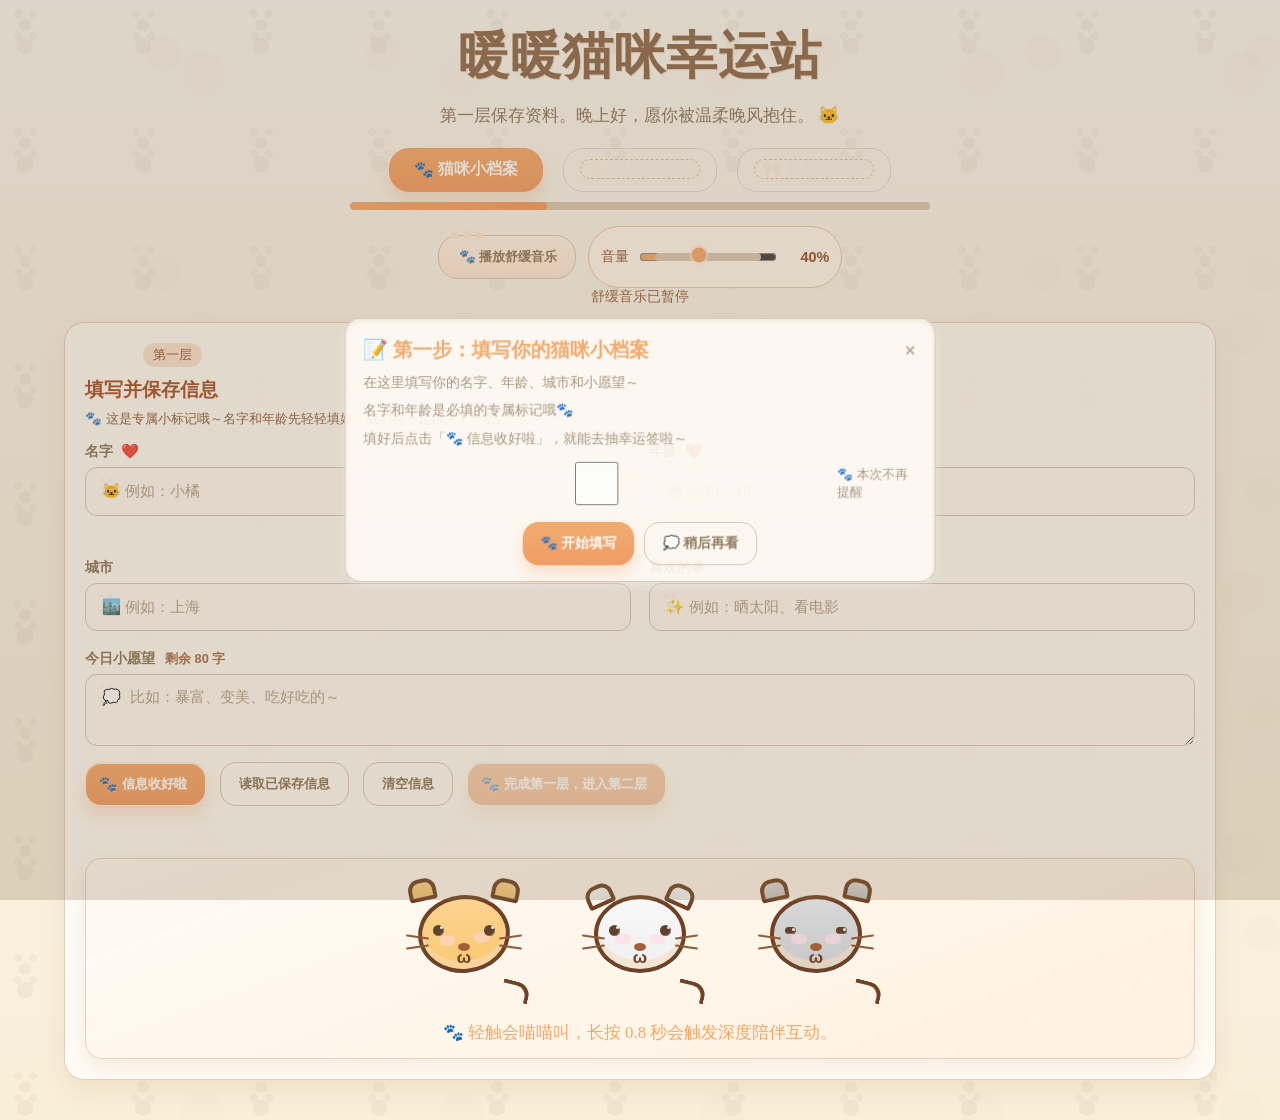
<file: layer3.html>
﻿<!DOCTYPE html>
<html lang="zh-CN">
<head>
<meta charset="UTF-8" />
<meta name="viewport" content="width=device-width, initial-scale=1.0" />
<title>暖暖猫咪幸运站 - 第三层</title>
<link rel="stylesheet" href="style.css" />
<style>
:root{
  --warm-bg-top:#FAF7F2;
  --warm-bg-bottom:#F9EED8;
  --warm-main-a:#F4A868;
  --warm-main-b:#F2995E;
  --warm-ink:#8B7355;
  --warm-line:#D9C5B0;
  --warm-card:#FFFBF5;
  --pad-pink:#FFD6E0;
  --grass-soft:#D6E9C6;
  --sky-soft:#D9E9F7;
}

.layer3-page{
  background:
    radial-gradient(circle at 18px 14px,rgba(139,115,85,.06) 0 4px,transparent 4px),
    radial-gradient(circle at 33px 14px,rgba(139,115,85,.06) 0 4px,transparent 4px),
    radial-gradient(circle at 25px 25px,rgba(139,115,85,.07) 0 6px,transparent 6px),
    radial-gradient(circle at 18px 36px,rgba(139,115,85,.06) 0 4px,transparent 4px),
    radial-gradient(circle at 33px 36px,rgba(139,115,85,.06) 0 4px,transparent 4px),
    radial-gradient(circle at 25px 46px,rgba(139,115,85,.07) 0 8px,transparent 8px),
    linear-gradient(180deg,var(--warm-bg-top),var(--warm-bg-bottom));
  background-size:118px 118px,118px 118px,118px 118px,118px 118px,118px 118px,118px 118px,auto;
  color:var(--warm-ink);
}

.layer3-page h1{
  font-family:"STKaiti","KaiTi","YouYuan","Comic Sans MS",cursive;
  color:#8B6549;
  text-shadow:1px 1px 0 #EAD9C6;
}

.layer3-page .hero p{font-size:1.06rem;line-height:1.88;color:#8B7355}
.layer3-page .steps{gap:20px;margin-top:16px}
.layer3-page .step-btn{
  min-height:44px;
  height:44px;
  padding:0 24px;
  border-radius:20px;
  border:1px solid #D9C5B0;
  background:#FFFBF5;
  color:#8B7355;
  font-size:16px;
  font-weight:700;
  display:inline-flex;
  align-items:center;
  justify-content:center;
  gap:4px;
  transition:transform .2s ease-in-out,background .2s ease-in-out,color .2s ease-in-out,border-color .2s ease-in-out,box-shadow .2s ease-in-out;
}
.layer3-page .step-btn.on{
  background:linear-gradient(180deg,#F4A868,#F2995E);
  border-color:#F2995E;
  color:#fff;
  box-shadow:0 10px 16px rgba(242,153,94,.28);
  font-weight:800;
}
.layer3-page .step-btn.done{
  background:#FFFBF5;
  border-color:#D9C5B0;
  color:#8B7355;
}
.layer3-page .step-btn.done:before{
  content:"✅";
  margin-right:4px;
  font-size:.95em;
}
.layer3-page .step-btn.on:hover,
.layer3-page .step-btn.done:hover{
  transform:scale(1.02);
}
.layer3-page .step-btn.on:active,
.layer3-page .step-btn.done:active{
  transform:scale(.98);
}
.layer3-page .step-btn.done:hover{
  background:#F9EED8;
}
.layer3-page .step-btn.locked,.layer3-page .step-btn:disabled{
  border-color:#D8D8D8;
  background:transparent;
  color:#B8B8B8;
  opacity:1;
  cursor:not-allowed;
  position:relative;
}
.layer3-page .step-btn.locked:hover::after{
  content:"🐱 先完成上一步哦～";
  position:absolute;
  top:calc(100% + 8px);
  left:50%;
  transform:translateX(-50%);
  white-space:nowrap;
  padding:5px 10px;
  border-radius:999px;
  border:1px solid #E7D6C7;
  background:#FFF8F0;
  color:#8B7355;
  font-size:12px;
  font-weight:600;
  box-shadow:0 6px 12px rgba(139,115,85,.14);
  z-index:5;
}
.layer3-page .step-track{height:8px;border:0;border-radius:8px;background:#D9C5B0}
.layer3-page .step-fill{border-radius:8px;background:linear-gradient(90deg,#F4A868,#F2995E)}

.layer3-page .card{
  border-radius:20px;
  border:1px solid rgba(217,197,176,.82);
  box-shadow:0 10px 24px rgba(205,171,138,.22);
  background:rgba(255,252,247,.94);
  padding:18px;
  transition:transform .25s ease,box-shadow .25s ease;
}
.layer3-page .card:hover{transform:translateY(-2px);box-shadow:0 14px 26px rgba(205,171,138,.28)}

.summary-grid{display:grid;grid-template-columns:1fr 1fr;gap:10px}
.summary-grid .summary{background:#fff7ef;border:1px solid #ecd1b9;border-radius:14px;padding:10px}

.music-wrap{display:flex;align-items:center;gap:10px;flex-wrap:wrap;justify-content:center}
#musicToggle{position:relative;border-radius:20px;padding:10px 18px 10px 20px;border:1px solid var(--warm-line);background:linear-gradient(180deg,#FFF4E8,#FFE8D6);color:#8B7355}
#musicToggle:before{content:"🐾 "}
#musicVolume{accent-color:var(--warm-main-a)}

.dress-upgraded{display:grid;grid-template-columns:1fr 1fr;gap:14px;margin-top:12px}
.model-panel,.wardrobe-panel{background:rgba(255,250,242,.92);border:1px solid #ead2bb;border-radius:16px;padding:12px;box-shadow:0 8px 18px rgba(210,170,130,.14)}

.base-switch{display:flex;gap:8px;flex-wrap:wrap;margin-bottom:10px}
.base-switch button{
  border:1px solid #e7c8ad;
  border-radius:999px;
  background:#fff8ef;
  color:#8b5f3f;
  padding:6px 12px;
  font-weight:700;
}
.base-switch button.on{background:linear-gradient(180deg,var(--warm-main-a),var(--warm-main-b));color:#fff;border-color:#ec9f63}

.plush-stage{
  --cat-main-light:#fcd391;
  --cat-main-mid:#f9c870;
  --cat-main-dark:#e2ab61;
  --cat-fur-edge:#b68758;
  --cat-belly:#fff8ef;
  --cat-ear-inner:#FFD6E0;
  --cat-eye:#5f3a28;
  --cat-tail-anim:tailSwing 3s ease-in-out infinite;
  --cat-ear-anim:none;
  --cat-tail-tip-anim:none;

  position:relative;
  min-height:390px;
  border:1px solid #efc79e;
  border-radius:18px;
  overflow:hidden;
  cursor:pointer;
  background:
    radial-gradient(circle at 22% 14%,rgba(255,255,255,.52),transparent 42%),
    radial-gradient(circle at 78% 80%,rgba(255,214,224,.14),transparent 45%),
    linear-gradient(160deg,#fff9f0,#ffedd8);
}

.plush-stage:before{
  content:"";
  position:absolute;
  inset:0;
  pointer-events:none;
  background:
    radial-gradient(circle at 12px 10px,rgba(217,197,176,.10) 0 2px,transparent 2px),
    radial-gradient(circle at 21px 10px,rgba(217,197,176,.10) 0 2px,transparent 2px),
    radial-gradient(circle at 16px 16px,rgba(217,197,176,.12) 0 3px,transparent 3px);
  background-size:120px 120px;
}

.stage-light{position:absolute;inset:0;pointer-events:none;background:radial-gradient(circle at 30% 16%,rgba(255,255,255,.38),transparent 46%)}

.cat-svg{
  width:min(100%,440px);
  height:auto;
  display:block;
  margin:8px auto 0;
  transform-origin:center 74%;
  animation:catBreathe 3s ease-in-out infinite;
}

.cat-svg #svgBodyCore{animation:bellyRise 3s ease-in-out infinite}
.cat-svg #svgTailMain{transform-origin:292px 286px;animation:var(--cat-tail-anim)}
.cat-svg #svgTailTip{transform-origin:335px 266px;animation:var(--cat-tail-tip-anim)}
.cat-svg #svgEarL,.cat-svg #svgEarR{transform-origin:210px 132px;animation:var(--cat-ear-anim)}

.plush-stage.cat-a{
  --cat-main-light:#fcd391;
  --cat-main-mid:#f9c870;
  --cat-main-dark:#e2ab61;
  --cat-fur-edge:#b68758;
  --cat-tail-anim:tailSwing 3s ease-in-out infinite;
}
.plush-stage.cat-b{
  --cat-main-light:#f8f8f8;
  --cat-main-mid:#f0f0f0;
  --cat-main-dark:#dbdbdb;
  --cat-fur-edge:#a9a9a9;
  --cat-tail-anim:tailCurve 3.4s ease-in-out infinite;
  --cat-ear-anim:earDrop 4.2s ease-in-out infinite;
}
.plush-stage.cat-c{
  --cat-main-light:#d8d8d8;
  --cat-main-mid:#cfcfcf;
  --cat-main-dark:#bcbcbc;
  --cat-fur-edge:#8d8d8d;
  --cat-tail-anim:tailCozy 3.6s ease-in-out infinite;
  --cat-tail-tip-anim:tailTipJitter 2.8s ease-in-out infinite;
}

.eye-round{display:none}
.eye-crescent{display:none}
.eye-half{display:none}
.star-glint{display:none}

.plush-stage.cat-a .eye-round{display:block}
.plush-stage.cat-a .star-glint{display:block}
.plush-stage.cat-b .eye-crescent{display:block}
.plush-stage.cat-c .eye-half{display:block}

.cat-svg.blink .eye-round,
.cat-svg.blink .eye-crescent,
.cat-svg.blink .eye-half{opacity:0}

.cat-svg.clicking{animation:headNod .32s cubic-bezier(.2,.82,.32,1.15)}
.cat-svg.wear-pop{animation:wearBounce .36s ease}
.cat-svg.full-spin{animation:happySpin .5s ease}
.cat-svg.yawn{animation:yawnTilt .45s ease}

.cat-bubble{
  position:absolute;
  left:50%;
  top:8px;
  transform:translateX(-50%);
  background:rgba(255,251,242,.96);
  border:1px solid #f0c8a4;
  border-radius:999px;
  color:#8f542f;
  padding:4px 11px;
  font-size:.84rem;
  box-shadow:0 8px 16px rgba(170,101,50,.18);
  opacity:0;
  pointer-events:none;
  transition:opacity .2s ease;
}
.cat-bubble.on{opacity:1}

.score{margin-top:8px;font-size:.94rem;color:#a15f37}
.score b{color:#b84f22;display:inline-block}
.score b.bump{animation:scorePop .28s ease}

.action-row{display:flex;gap:10px;flex-wrap:wrap;margin-top:10px}
.action-row button{border-radius:16px;min-height:42px;padding:10px 14px}
#randomOutfit:before{content:"✨ ";}
#clearOutfit:before{content:"🗑️ ";}

.category-tabs{display:flex;gap:16px;overflow:auto;padding-bottom:4px;scrollbar-width:thin;scrollbar-color:#f4a868 #fff2e6}
.category-tab{
  display:inline-flex;
  align-items:center;
  gap:6px;
  border:1px solid #d9c5b0;
  border-radius:12px;
  background:#fff9f1;
  color:#8b684a;
  padding:8px 12px;
  font-weight:700;
  flex:0 0 auto;
}
.category-tab.on{
  background:linear-gradient(180deg,#F4A868,#F2995E);
  color:#fff;
  border-color:#ec9f63;
  box-shadow:inset 0 0 0 1px rgba(255,246,235,.7);
}

.option-shell{
  margin-top:10px;
  border-radius:16px;
  border:1px solid #ecd2ba;
  background:#fffdf8;
  box-shadow:0 6px 14px rgba(210,170,130,.12);
  padding:12px 16px;
  max-height:352px;
  overflow:auto;
  scrollbar-width:thin;
  scrollbar-color:#f4a868 #fff2e6;
}
.option-shell::-webkit-scrollbar{width:10px}
.option-shell::-webkit-scrollbar-track{background:#fff2e6;border-radius:999px}
.option-shell::-webkit-scrollbar-thumb{background:linear-gradient(180deg,#f4a868,#f2995e);border-radius:999px}

.options-grid{display:grid;grid-template-columns:repeat(4,minmax(0,1fr));gap:10px}
.opt-btn{
  position:relative;
  border:1px solid #ecd2ba;
  border-radius:8px;
  background:#fff;
  padding:8px 6px;
  color:#865b39;
  box-shadow:0 4px 8px rgba(210,170,130,.12);
  transition:transform .2s ease,box-shadow .2s ease,border-color .2s ease,background .2s ease;
  min-height:72px;
}
.opt-btn.none{background:#f6f2ee;color:#9f8d7a}
.opt-btn:hover{transform:scale(1.05);box-shadow:0 0 0 1px rgba(244,168,104,.35),0 8px 12px rgba(210,170,130,.2)}
.opt-btn.on{
  transform:scale(1.02);
  border:2px solid #f4a868;
  background:rgba(255,214,224,.3);
}
.opt-btn.on:after{content:"✅";position:absolute;right:4px;top:2px;font-size:.78rem}
.opt-thumb{display:block;font-size:1.34rem;line-height:1.2;filter:drop-shadow(0 2px 2px rgba(205,164,124,.25))}
.opt-name{display:block;margin-top:4px;font-size:.78rem;line-height:1.25}

.fly-ornament{position:fixed;pointer-events:none;z-index:28;font-size:26px;animation:ornFly .35s ease-out forwards}
.float-heart{position:absolute;pointer-events:none;animation:heartUp 1s ease forwards}

.poem-style{margin-top:6px;font-size:.9rem;color:#975a34}
.poster-actions{display:grid;grid-template-columns:1fr 1fr;gap:8px;margin-top:10px}
.poster-badge{margin-top:8px;padding:6px 10px;border-radius:999px;background:#fff4e5;border:1px solid #efc7a2;color:#9f5f35;font-size:.85rem;display:inline-block}
.bless-box{margin-top:8px;padding:8px 10px;border-radius:10px;background:linear-gradient(130deg,#fff5eb,#ffe8d1);border:1px dashed #efbd95;color:#8f552f;font-size:.9rem}

.poster-panel{position:relative}
.poster-mode{display:flex;gap:8px;flex-wrap:wrap;margin-top:8px}
.poster-mode button{border-radius:999px;padding:7px 12px;border:1px solid #e7c8ad;background:#fff9f1;color:#8b5f3f;font-weight:700}
.poster-mode button.on{background:linear-gradient(180deg,#F4A868,#F2995E);border-color:#ec9f63;color:#fff}

.poster-layout-note{font-size:.84rem;color:#97633e;margin-top:6px}
.poster-ritual{
  margin-top:8px;
  display:none;
  align-items:center;
  gap:10px;
  padding:8px 10px;
  border-radius:12px;
  border:1px solid #ecd2ba;
  background:#fff7ee;
  color:#8f5c39;
}
.poster-ritual.show{
  display:flex;
  animation:posterRitualIn .2s ease;
}
.printer-emoji{
  font-size:1.05rem;
  animation:printerWiggle .42s ease-in-out infinite;
}
.poster-ritual-track{
  flex:1;
  min-width:120px;
  height:8px;
  border-radius:999px;
  background:#D9C5B0;
  overflow:hidden;
}
.poster-ritual-fill{
  display:block;
  width:0;
  height:100%;
  border-radius:999px;
  background:linear-gradient(90deg,#F4A868,#F2995E);
  transition:width .2s ease;
}
.poster-save-pop{animation:posterSavePop .5s ease}

#previewImg{width:100%;border-radius:14px;border:1px solid #ecd1b8;background:#fffdf8;display:none;margin-top:8px}

@keyframes catBreathe{0%,100%{transform:scale(.98)}50%{transform:scale(1.02)}}
@keyframes bellyRise{0%,100%{transform:scale(1)}50%{transform:scale(1.02)}}
@keyframes tailSwing{0%,100%{transform:rotate(0)}50%{transform:rotate(5deg)}}
@keyframes tailCurve{0%,100%{transform:rotate(-3deg)}50%{transform:rotate(3deg)}}
@keyframes tailCozy{0%,100%{transform:rotate(-2deg)}50%{transform:rotate(2deg)}}
@keyframes tailTipJitter{0%,100%{transform:rotate(0)}50%{transform:rotate(2deg)}}
@keyframes earDrop{0%,100%{transform:rotate(0)}50%{transform:rotate(3deg)}}
@keyframes headNod{0%{transform:scale(1)}35%{transform:scale(1.02) translateY(-2px) rotate(-3deg)}100%{transform:scale(1)}}
@keyframes wearBounce{0%{transform:scale(.99)}50%{transform:scale(1.01) translateY(3px)}100%{transform:scale(1)}}
@keyframes happySpin{0%{transform:rotate(0)}100%{transform:rotate(360deg)}}
@keyframes yawnTilt{0%{transform:rotate(0)}40%{transform:rotate(-6deg)}100%{transform:rotate(0)}}
@keyframes scorePop{0%{transform:scale(1)}50%{transform:scale(1.22)}100%{transform:scale(1)}}
@keyframes heartUp{0%{opacity:.95;transform:translate(-50%,-40%) scale(1)}100%{opacity:0;transform:translate(-50%,-170%) scale(1.2)}}
@keyframes ornFly{0%{opacity:.95;transform:translate(-50%,-50%) scale(.8)}100%{opacity:0;transform:translate(calc(-50% + var(--tx)),calc(-50% + var(--ty))) scale(1.05)}}
@keyframes posterSavePop{0%{transform:scale(1)}50%{transform:scale(1.02)}100%{transform:scale(1)}}
@keyframes posterRitualIn{from{opacity:0;transform:translateY(4px)}to{opacity:1;transform:translateY(0)}}
@keyframes printerWiggle{0%,100%{transform:rotate(0)}50%{transform:rotate(-6deg)}}

@media (max-width:1080px){
  .layer3,.preview{grid-column:span 12}
  .dress-upgraded{grid-template-columns:1fr}
}

@media (max-width:760px){
  .layer3-page .steps{gap:10px}
  .layer3-page .step-btn{
    min-height:42px;
    height:42px;
    padding:0 16px;
    font-size:14px;
    flex:1 1 calc(50% - 10px);
  }
  .options-grid{grid-template-columns:repeat(2,minmax(0,1fr))}
  .opt-btn{min-height:78px}
  .category-tab{font-size:1rem}
  .poem-style,.poster-layout-note,.score{font-size:1rem}
  #poemBox{font-size:1.06rem;line-height:2}
  .summary p,.summary small,.summary-grid p{font-size:1.02rem}
  .plush-stage{min-height:340px}
  .poster-actions{grid-template-columns:1fr}
}

@media (prefers-reduced-motion:reduce){
  .cat-svg,.cat-svg *,.float-heart,.fly-ornament,.poster-save-pop{animation:none !important;transition:none !important}
}
</style>
</head>
<body class="layer3-page">
<div class="bg-cute" id="bgCute"></div>
<main>
  <section class="hero">
    <h1>暖暖猫咪幸运站</h1>
    <p id="heroSub">第三层：生成名字小诗，给猫咪换装，导出暖色海报。🐱</p>
    <div class="steps">
      <button class="step-btn done" type="button" onclick="location.href='layer1.html'" aria-label="返回第一层"><span class="step-emoji" aria-hidden="true">🐾</span><span>猫咪小档案</span></button>
      <button class="step-btn done" type="button" onclick="location.href='layer2.html'" aria-label="返回第二层"><span class="step-emoji" aria-hidden="true">✨</span><span>喵系幸运签</span></button>
      <button class="step-btn on" type="button" aria-label="当前在第三层"><span class="step-emoji" aria-hidden="true">🎀</span><span>换装小诗馆</span></button>
    </div>
    <div class="step-track" aria-hidden="true"><span class="step-fill p3"></span></div>
    <div class="row" style="justify-content:center">
      <button id="musicToggle" class="sec" type="button" aria-label="播放或暂停舒缓音乐">播放舒缓音乐</button>
      <input id="musicVolume" type="range" min="0" max="100" value="40" style="width:140px" aria-label="音乐音量" />
    </div>
  </section>

  <section class="grid">
    <article class="card">
      <span class="tag">今日信息</span>
      <div class="summary-grid" style="margin-top:8px">
        <div class="summary"><h3 id="profileName">--</h3><p id="profileText"></p></div>
        <div class="summary"><h3 id="fortuneTitle">--</h3><p id="fortuneText"></p></div>
      </div>
    </article>

    <article class="card layer3">
      <span class="tag">第三层</span>
      <h2>名字小诗 + 2.5D毛绒猫咪换装</h2>
      <small>默认跟随你在第一层最常点击的猫咪。点击猫咪会互动，换装有飞入反馈与爱心加分。</small>
      <div class="row">
        <button id="makePoem" class="pri" type="button" aria-label="生成名字小诗">生成名字小诗</button>
        <button id="remakePoem" class="sec" type="button" aria-label="换一首风格">换一首风格</button>
      </div>
      <div class="poem-style" id="poemStyleText"></div>
      <div class="status" id="poemStatus" aria-live="polite"></div>
      <div id="poemBox" class="box poem hide"></div>

      <div class="dress dress-upgraded">
        <section class="model-panel">
          <div id="baseSwitch" class="base-switch" aria-label="基础猫咪选择"></div>
          <div class="stage plush-stage" id="stage" title="点击猫咪收集爱心" aria-label="猫咪互动区域">
            <div class="stage-light" aria-hidden="true"></div>
            <svg id="catSvg" class="cat-svg" viewBox="0 0 420 420" role="img" aria-label="Q版毛绒小猫模型">
              <defs>
                <radialGradient id="furGrad" cx="50%" cy="38%" r="66%">
                  <stop offset="0%" stop-color="var(--cat-main-light)" />
                  <stop offset="68%" stop-color="var(--cat-main-mid)" />
                  <stop offset="100%" stop-color="var(--cat-main-dark)" />
                </radialGradient>
                <radialGradient id="bellyGrad" cx="50%" cy="35%" r="72%">
                  <stop offset="0%" stop-color="#ffffff" />
                  <stop offset="100%" stop-color="var(--cat-belly)" />
                </radialGradient>
                <radialGradient id="blushGrad" cx="50%" cy="50%" r="70%">
                  <stop offset="0%" stop-color="rgba(255,214,224,.65)" />
                  <stop offset="100%" stop-color="rgba(255,214,224,0)" />
                </radialGradient>
                <filter id="furSoft" x="-10%" y="-10%" width="120%" height="120%">
                  <feTurbulence type="fractalNoise" baseFrequency="0.9" numOctaves="1" seed="7" result="noise" />
                  <feDisplacementMap in="SourceGraphic" in2="noise" scale="1.4" xChannelSelector="R" yChannelSelector="G" />
                  <feGaussianBlur stdDeviation="0.25" />
                </filter>
                <filter id="furEdge" x="-12%" y="-12%" width="124%" height="124%">
                  <feGaussianBlur stdDeviation="0.7" />
                </filter>
              </defs>

              <g id="svg-tail">
                <path id="svgTailMain" d="M286 284 C342 250 366 302 344 334 C322 366 280 350 274 322" fill="url(#furGrad)" stroke="rgba(0,0,0,.12)" stroke-width="2.2" filter="url(#furSoft)" />
                <path id="svgTailTip" d="M330 308 C342 310 350 316 352 326" fill="none" stroke="rgba(255,255,255,.35)" stroke-width="2" stroke-linecap="round" />
              </g>

              <g id="svg-base-body">
                <ellipse cx="210" cy="360" rx="112" ry="18" fill="rgba(125,95,70,.18)" />
                <ellipse id="svgBodyCore" cx="210" cy="280" rx="96" ry="90" fill="url(#furGrad)" stroke="rgba(0,0,0,.12)" stroke-width="2" filter="url(#furSoft)" />
                <path d="M165 245 C182 214 238 214 255 245 C266 266 263 290 245 305 C225 321 195 321 175 305 C157 290 154 266 165 245 Z" fill="url(#bellyGrad)" opacity=".96" filter="url(#furSoft)" />
              </g>

              <g id="svg-paws">
                <ellipse cx="154" cy="340" rx="32" ry="30" fill="url(#bellyGrad)" stroke="rgba(0,0,0,.10)" stroke-width="1.6" />
                <ellipse cx="266" cy="340" rx="32" ry="30" fill="url(#bellyGrad)" stroke="rgba(0,0,0,.10)" stroke-width="1.6" />
                <ellipse cx="154" cy="345" rx="14" ry="18" fill="rgba(255,214,224,.92)" />
                <ellipse cx="266" cy="345" rx="14" ry="18" fill="rgba(255,214,224,.92)" />
                <circle cx="142" cy="333" r="4.6" fill="rgba(255,214,224,.92)" />
                <circle cx="149" cy="328" r="4.4" fill="rgba(255,214,224,.92)" />
                <circle cx="159" cy="327" r="4.4" fill="rgba(255,214,224,.92)" />
                <circle cx="167" cy="332" r="4.5" fill="rgba(255,214,224,.92)" />
                <circle cx="254" cy="333" r="4.6" fill="rgba(255,214,224,.92)" />
                <circle cx="261" cy="328" r="4.4" fill="rgba(255,214,224,.92)" />
                <circle cx="271" cy="327" r="4.4" fill="rgba(255,214,224,.92)" />
                <circle cx="279" cy="332" r="4.5" fill="rgba(255,214,224,.92)" />
              </g>

              <g id="svg-head">
                <circle cx="210" cy="166" r="114" fill="url(#furGrad)" stroke="rgba(0,0,0,.12)" stroke-width="2.2" filter="url(#furSoft)" />
                <path d="M130 195 C148 216 178 228 210 228 C242 228 272 216 290 195" fill="none" stroke="rgba(255,255,255,.42)" stroke-width="3" stroke-linecap="round" />
              </g>

              <g id="svg-ears">
                <path id="svgEarL" d="M132 95 C117 42 160 30 184 78" fill="url(#furGrad)" stroke="rgba(0,0,0,.12)" stroke-width="2" />
                <path id="svgEarR" d="M288 95 C303 42 260 30 236 78" fill="url(#furGrad)" stroke="rgba(0,0,0,.12)" stroke-width="2" />
                <path d="M142 92 C136 62 160 56 176 82" fill="var(--cat-ear-inner)" opacity=".86" />
                <path d="M278 92 C284 62 260 56 244 82" fill="var(--cat-ear-inner)" opacity=".86" />
              </g>

              <g id="svg-eyes">
                <g class="eye-round">
                  <circle cx="172" cy="160" r="31" fill="var(--cat-eye)" />
                  <circle cx="248" cy="160" r="31" fill="var(--cat-eye)" />
                  <circle cx="183" cy="149" r="10" fill="#fff" opacity=".94" />
                  <circle cx="258" cy="149" r="10" fill="#fff" opacity=".94" />
                  <circle cx="189" cy="160" r="4" fill="#fff" opacity=".88" />
                  <circle cx="264" cy="160" r="4" fill="#fff" opacity=".88" />
                </g>
                <g class="eye-crescent" stroke="var(--cat-eye)" stroke-width="6" fill="none" stroke-linecap="round">
                  <path d="M146 162 Q172 142 198 162" />
                  <path d="M222 162 Q248 142 274 162" />
                </g>
                <g class="eye-half" fill="var(--cat-eye)">
                  <ellipse cx="172" cy="161" rx="24" ry="12" />
                  <ellipse cx="248" cy="161" rx="24" ry="12" />
                  <circle cx="182" cy="157" r="3.4" fill="#fff" opacity=".85" />
                  <circle cx="258" cy="157" r="3.4" fill="#fff" opacity=".85" />
                </g>
                <g class="star-glint" fill="#fff" opacity=".88">
                  <path d="M155 138 l4 9 l9 4 l-9 4 l-4 9 l-4-9 l-9-4 l9-4 z" />
                  <path d="M257 138 l4 9 l9 4 l-9 4 l-4 9 l-4-9 l-9-4 l9-4 z" />
                </g>
              </g>

              <g id="svg-face">
                <ellipse cx="162" cy="196" rx="18" ry="12" fill="url(#blushGrad)" />
                <ellipse cx="258" cy="196" rx="18" ry="12" fill="url(#blushGrad)" />
                <path d="M210 185 L200 194 L220 194 Z" fill="var(--cat-ear-inner)" />
                <path d="M200 200 Q210 210 220 200" fill="none" stroke="#8A5A3A" stroke-width="2.4" stroke-linecap="round" />
                <path d="M210 195 Q210 202 210 205" fill="none" stroke="#8A5A3A" stroke-width="2.1" stroke-linecap="round" />
                <path d="M136 191 Q162 194 184 197" fill="none" stroke="#fefefe" stroke-width="2" stroke-linecap="round" opacity=".82" />
                <path d="M236 197 Q258 194 284 191" fill="none" stroke="#fefefe" stroke-width="2" stroke-linecap="round" opacity=".82" />
              </g>

              <g id="svg-slot-aura"></g>
              <g id="svg-slot-head"></g>
              <g id="svg-slot-face"></g>
              <g id="svg-slot-cloth"></g>
              <g id="svg-slot-hand"></g>
            </svg>
            <div class="cat-bubble" id="catBubble"></div>
          </div>
          <div class="score">当前爱心分：<b id="score">0</b></div>
          <div class="action-row">
            <button id="randomOutfit" class="sec" type="button" aria-label="随机换装">随机换装</button>
            <button id="clearOutfit" class="sec" type="button" aria-label="清空装饰">清空装饰</button>
          </div>
        </section>

        <section class="wardrobe-panel">
          <div id="categoryTabs" class="category-tabs" aria-label="换装分类"></div>
          <div class="option-shell">
            <div id="optionsGrid" class="options-grid" aria-label="换装选项"></div>
          </div>
        </section>
      </div>
    </article>

    <aside class="card preview poster-panel" id="posterPanel">
      <h2>导出海报</h2>
      <small>用户专属治愈纪念海报，默认 9:16 竖版，可切换 16:9 横版导出。</small>
      <div class="poster-mode" id="posterModeTabs" aria-label="海报比例模式">
        <button id="modePortrait" class="on" type="button">竖版 9:16</button>
        <button id="modeLandscape" type="button">横版 16:9</button>
      </div>
      <div class="poster-layout-note" id="posterLayoutNote">导出分辨率：2160 × 3840（高清保存）</div>
      <div id="posterRitual" class="poster-ritual" aria-live="polite">
        <span class="printer-emoji" aria-hidden="true">🖨️</span>
        <span id="posterRitualText">海报打印中...</span>
        <span class="poster-ritual-track"><i id="posterRitualFill" class="poster-ritual-fill"></i></span>
      </div>

      <div class="summary">
        <h3 id="sumTitle">尚未生成内容</h3>
        <p id="sumProfile">请先生成内容。</p>
        <p id="sumFortune">请先生成内容。</p>
        <p id="sumPoem">请先生成内容。</p>
      </div>
      <span class="poster-badge" id="posterBadge">生成时间：未生成</span>
      <div class="bless-box" id="blessBox">愿你今天被温柔与好运包围。</div>
      <div class="poster-actions">
        <button id="previewPoster" class="pri" type="button" aria-label="预览海报">预览海报</button>
        <button id="savePoster" class="sec" type="button" aria-label="生成纪念海报">🐾 生成纪念海报</button>
        <button id="sharePoster" class="sec" type="button" aria-label="复制海报文案">复制文案</button>
        <button id="regenPoster" class="next" type="button" aria-label="重新生成海报">重新生成</button>
        <button id="goEnding" class="next" type="button" aria-label="完成旅程进入结束页">完成旅程</button>
      </div>
      <a id="download" class="btn sec hide" download="warm-cat-poster.png" aria-label="下载海报">下载图片</a>
      <img id="previewImg" alt="海报预览" />
      <canvas id="poster" class="hide" width="2160" height="3840"></canvas>
    </aside>
  </section>
</main>

<audio id="bgMusic" preload="auto" loop>
  <source src="assets/audio/bg_healing_piano_rain.wav" type="audio/wav" />
  <source src="https://www.soundhelix.com/examples/mp3/SoundHelix-Song-13.mp3" type="audio/mpeg" />
  <source src="https://www.soundhelix.com/examples/mp3/SoundHelix-Song-2.mp3" type="audio/mpeg" />
</audio>

<script src="common.js"></script>
<script>
const SITE_URL="https://nbecr424.github.io/warm-cat-lucky-site/";
const SVG_NS="http://www.w3.org/2000/svg";
const POSTER_SIZE={portrait:{w:2160,h:3840,label:"2160 × 3840"},landscape:{w:3840,h:2160,label:"3840 × 2160"}};

const FORT_MAP={
  1:{title:"招财招福",text:"贵人相助，心愿易成，今天宜主动出击。",item:"幸运物：红色流苏",time:"幸运时段：09:00-11:00",keyword:"财运",typeKey:"energetic"},
  2:{title:"顺风顺水",text:"沟通顺畅，计划推进快，今天宜处理要事。",item:"幸运物：金色书签",time:"幸运时段：13:00-15:00",keyword:"行动",typeKey:"energetic"},
  3:{title:"有花有酒",text:"情绪柔和，适合庆祝，今天宜见好友。",item:"幸运物：花朵贴纸",time:"幸运时段：18:00-20:00",keyword:"庆祝",typeKey:"healing"},
  4:{title:"自得其乐",text:"创意旺盛，灵感涌现，今天宜做新尝试。",item:"幸运物：猫咪挂件",time:"幸运时段：11:00-13:00",keyword:"灵感",typeKey:"healing"},
  5:{title:"见山见海",text:"心境开阔，状态平衡，今天宜学习沉淀。",item:"幸运物：蓝色便签",time:"幸运时段：15:00-17:00",keyword:"山海",typeKey:"zen"},
  6:{title:"上签上签",text:"整体运势偏强，行动越快收获越多。",item:"幸运物：福字红包",time:"幸运时段：07:30-09:30",keyword:"高能",typeKey:"zen"}
};

const OUTFIT={
  head:[["none","无",""],["bow","甜心蝴蝶结","🎀"],["flower","小花发饰","🌼"],["crown","暖暖皇冠","👑"],["leaf","草叶发夹","🍃"],["straw","软萌草帽","👒"],["star","星光发夹","⭐"]],
  face:[["none","无",""],["spark","星星眼","✨"],["wink","眨眼表情","😉"],["blush","元气腮红","😊"],["sleep","困困眼","😴"],["heart","爱心眼","😍"]],
  neck:[["none","无",""],["scarf","暖绒围巾","🧣"],["bell","小铃铛","🔔"],["ribbon","丝带结","🎗️"],["dress","奶油裙摆","👗"],["flower","花环领圈","🌸"]],
  hand:[["none","无",""],["fish","小鱼干","🐟"],["toy","毛绒玩偶","🧸"],["wand","云朵魔杖","🪄"],["kite","小旗旗","🎏"],["milk","奶瓶","🍼"]],
  aura:[["none","无",""],["spark","星光圈","✨"],["heart","爱心雨","💗"],["bubble","泡泡层","🫧"],["moon","小月亮","🌙"],["sun","小太阳","☀️"]]
};

const CATEGORY_META={
  head:{label:"头饰",icon:"🎀"},
  face:{label:"表情",icon:"😊"},
  neck:{label:"服饰",icon:"👗"},
  hand:{label:"手持",icon:"🎏"},
  aura:{label:"氛围",icon:"✨"}
};

const CAT_THEME={
  catA:{id:"catA",typeKey:"energetic",name:"元气黄",emoji:"😺",className:"cat-a",vars:{
    "--cat-main-light":"#fcd391","--cat-main-mid":"#f9c870","--cat-main-dark":"#e2ab61","--cat-fur-edge":"#b68758","--cat-ear-inner":"#ffd6e0","--cat-belly":"#fff8ef","--cat-eye":"#5f3a28"
  }},
  catB:{id:"catB",typeKey:"healing",name:"温柔白",emoji:"🤍",className:"cat-b",vars:{
    "--cat-main-light":"#f8f8f8","--cat-main-mid":"#f0f0f0","--cat-main-dark":"#dbdbdb","--cat-fur-edge":"#a9a9a9","--cat-ear-inner":"#ffd6e0","--cat-belly":"#fffdf8","--cat-eye":"#5b4a3f"
  }},
  catC:{id:"catC",typeKey:"zen",name:"佛系灰",emoji:"🐾",className:"cat-c",vars:{
    "--cat-main-light":"#d8d8d8","--cat-main-mid":"#cfcfcf","--cat-main-dark":"#bcbcbc","--cat-fur-edge":"#8d8d8d","--cat-ear-inner":"#ffd6e0","--cat-belly":"#f7f7f7","--cat-eye":"#4f4b48"
  }}
};

const SLOT_DEF={
  head:{group:"svg-slot-head",x:210,y:66,size:52},
  face:{group:"svg-slot-face",x:210,y:170,size:46},
  neck:{group:"svg-slot-cloth",x:210,y:274,size:50},
  hand:{group:"svg-slot-hand",x:294,y:282,size:48},
  aura:{group:"svg-slot-aura",x:308,y:102,size:50}
};

const POEM_STYLES=["治愈","俏皮","古风"];
const MOOD={
  morning:["晨光在窗边慢慢摊开，","风把奶香日常轻轻吹来，","今天的第一缕光，先落在你心上，","早安的空气里，藏着柔软好运，","清晨像一团奶油云，慢慢向你靠近，","今天从一声喵开始，心情软软亮亮，","太阳刚冒头，好消息也在路上，","先慢慢醒来，再稳稳发光，"],
  afternoon:["午后的阳光像一杯温牛奶，","这会儿的风，刚好适合慢慢前进，","云影轻轻晃，愿望也在悄悄靠岸，","你正在认真生活，幸运也在认真靠近，","把节奏放缓一点，心会更亮一点，","暖暖的光落在肩上，烦恼就轻一点，","午后好，慢慢来也能走很远，","这段时光不急不忙，刚好装下温柔，"],
  evening:["傍晚把天空调成了蜂蜜色，","晚风轻轻抱住你一天的疲惫，","今天快收尾了，温柔还在继续，","暮色像软毯子，把你稳稳接住，","灯光亮起时，好运也悄悄亮起，","把心事放轻一点，夜会更安稳，","黄昏的云很软，适合许愿，","今天的努力，已经在发光了，"],
  night:["夜色很安静，像在给你轻声说晚安，","月光把烦恼一层层叠好收起，","这会儿只要放松，幸福会慢慢靠近，","给自己一个柔软的收尾，明天会更好，","晚安风吹过，心也变得轻轻的，","夜晚是修复心情的时刻，慢慢来就好，","把今天的小疲惫交给星星，","安心睡吧，明天继续闪闪发光，"]
};
const ENDING=[
  "愿你被好运轻轻抱住。","愿你的愿望稳稳靠近。","愿你每一步都被温柔回应。","愿你的小确幸天天出现。","愿你今天比昨天更松弛一点。","愿你在平凡里收集到闪光时刻。","愿你抬头见晴朗，低头有力量。","愿你被生活认真偏爱。"
];
const CAT_WORDS=["喵呜，今天也很可爱。","慢慢来，我在这里陪你。","摸摸头，烦恼轻一点。","今天也会有小惊喜。","把肩膀放松，先呼吸一下。","你已经做得很好啦。"];

const E={
  bgCute:document.getElementById("bgCute"),
  heroSub:document.getElementById("heroSub"),
  profileName:document.getElementById("profileName"),
  profileText:document.getElementById("profileText"),
  fortuneTitle:document.getElementById("fortuneTitle"),
  fortuneText:document.getElementById("fortuneText"),
  makePoem:document.getElementById("makePoem"),
  remakePoem:document.getElementById("remakePoem"),
  poemStyleText:document.getElementById("poemStyleText"),
  poemStatus:document.getElementById("poemStatus"),
  poemBox:document.getElementById("poemBox"),
  baseSwitch:document.getElementById("baseSwitch"),
  stage:document.getElementById("stage"),
  catSvg:document.getElementById("catSvg"),
  catBubble:document.getElementById("catBubble"),
  score:document.getElementById("score"),
  randomOutfit:document.getElementById("randomOutfit"),
  clearOutfit:document.getElementById("clearOutfit"),
  categoryTabs:document.getElementById("categoryTabs"),
  optionsGrid:document.getElementById("optionsGrid"),
  sumTitle:document.getElementById("sumTitle"),
  sumProfile:document.getElementById("sumProfile"),
  sumFortune:document.getElementById("sumFortune"),
  sumPoem:document.getElementById("sumPoem"),
  posterBadge:document.getElementById("posterBadge"),
  blessBox:document.getElementById("blessBox"),
  posterRitual:document.getElementById("posterRitual"),
  posterRitualText:document.getElementById("posterRitualText"),
  posterRitualFill:document.getElementById("posterRitualFill"),
  previewPoster:document.getElementById("previewPoster"),
  savePoster:document.getElementById("savePoster"),
  sharePoster:document.getElementById("sharePoster"),
  regenPoster:document.getElementById("regenPoster"),
  goEnding:document.getElementById("goEnding"),
  posterPanel:document.getElementById("posterPanel"),
  posterLayoutNote:document.getElementById("posterLayoutNote"),
  modePortrait:document.getElementById("modePortrait"),
  modeLandscape:document.getElementById("modeLandscape"),
  previewImg:document.getElementById("previewImg"),
  poster:document.getElementById("poster"),
  download:document.getElementById("download"),
  musicToggle:document.getElementById("musicToggle"),
  musicVolume:document.getElementById("musicVolume"),
  bgMusic:document.getElementById("bgMusic")
};

const slotRefs={
  head:document.getElementById("svg-slot-head"),
  face:document.getElementById("svg-slot-face"),
  neck:document.getElementById("svg-slot-cloth"),
  hand:document.getElementById("svg-slot-hand"),
  aura:document.getElementById("svg-slot-aura")
};

function softRedirect(msg,target){
  const hint=document.createElement("div");
  hint.className="hint-pop";
  hint.textContent=msg;
  document.body.appendChild(hint);
  setTimeout(()=>hint.remove(),1800);
  setTimeout(()=>{location.href=target;},860);
}

const profile=WarmCat.readJSON(WarmCat.KEYS.profile);
if(!profile){
  softRedirect("🐾 请先完成第一层信息填写哦～", "layer1.html");
  throw new Error("redirect:layer1");
}

const fortuneSaved=WarmCat.readJSON(WarmCat.KEYS.fortune);
if(!fortuneSaved||fortuneSaved.date!==WarmCat.day()||fortuneSaved.name!==profile.name){
  softRedirect("🐱 请先完成第二层抽签，再来换装小诗馆～", "layer2.html");
  throw new Error("redirect:layer2");
}

const fallbackFort=FORT_MAP[fortuneSaved.id]||FORT_MAP[1];
const fortuneData={
  id:fortuneSaved.id||fallbackFort.id||1,
  title:fortuneSaved.title||fallbackFort.title,
  theme:fortuneSaved.theme||fallbackFort.title,
  reading:fortuneSaved.reading||fallbackFort.text,
  advice:fortuneSaved.advice||fallbackFort.item,
  message:fortuneSaved.message||fallbackFort.time,
  keyword:fortuneSaved.keyword||fallbackFort.keyword,
  typeKey:fortuneSaved.typeKey||fallbackFort.typeKey||"healing"
};

const trans=WarmCat.popSessionJSON(WarmCat.SESSION_KEYS.l2ToL3);
const defaultOutfit={head:"none",face:"none",neck:"none",hand:"none",aura:"none"};

const state={
  poem:"",
  poemStyle:"治愈",
  outfit:{...defaultOutfit,...(WarmCat.readJSON(WarmCat.KEYS.outfit)||{})},
  score:Number(WarmCat.readJSON(WarmCat.KEYS.score)||0),
  posterUrl:"",
  posterMode:"portrait",
  catTap:0,
  activeCategory:"head",
  baseCat:"catA",
  fullSetRewarded:false,
  randoming:false,
  qrImg:null,
  posterRitualBusy:false
};

E.profileName.textContent=`${profile.name} 的今日档案`;
E.profileText.textContent=WarmCat.profileText(profile);
E.fortuneTitle.textContent=`幸运签：${fortuneData.title}`;
E.fortuneText.textContent=`${fortuneData.reading}`;
E.score.textContent=String(state.score);
E.heroSub.textContent=`第三层：生成名字小诗，给猫咪换装，导出暖色海报。${WarmCat.timeGreeting()}`;

function wait(ms){return new Promise((resolve)=>setTimeout(resolve,ms));}

function preferredCatFromLayer1(){
  const pref=WarmCat.readJSON(WarmCat.KEYS.catPreference)||{};
  const clicks=pref.clicks||{};
  const arr=["catA","catB","catC"].map((k)=>[k,Number(clicks[k]||0)]).sort((a,b)=>b[1]-a[1]);
  if(arr[0][1]>0)return arr[0][0];
  if(fortuneData.typeKey==="energetic")return "catA";
  if(fortuneData.typeKey==="zen")return "catC";
  return "catB";
}

function setCatTheme(catKey){
  const conf=CAT_THEME[catKey]||CAT_THEME.catA;
  state.baseCat=conf.id;
  E.stage.classList.remove("cat-a","cat-b","cat-c");
  E.stage.classList.add(conf.className);
  Object.keys(conf.vars).forEach((k)=>E.stage.style.setProperty(k,conf.vars[k]));
  E.baseSwitch.querySelectorAll("button").forEach((btn)=>btn.classList.toggle("on",btn.dataset.cat===conf.id));
}

function buildBaseSwitch(){
  E.baseSwitch.innerHTML="";
  Object.values(CAT_THEME).forEach((cat)=>{
    const btn=document.createElement("button");
    btn.type="button";
    btn.dataset.cat=cat.id;
    btn.setAttribute("aria-label",`切换到${cat.name}`);
    btn.textContent=`${cat.emoji} ${cat.name}`;
    btn.addEventListener("click",()=>setCatTheme(cat.id));
    E.baseSwitch.appendChild(btn);
  });
  setCatTheme(preferredCatFromLayer1());
}

function createSvgText(x,y,size,icon,extraClass=""){
  const text=document.createElementNS(SVG_NS,"text");
  text.setAttribute("x",String(x));
  text.setAttribute("y",String(y));
  text.setAttribute("text-anchor","middle");
  text.setAttribute("dominant-baseline","middle");
  text.setAttribute("font-size",String(size));
  text.setAttribute("class",`svg-ornament ${extraClass}`.trim());
  text.textContent=icon;
  return text;
}

function setOutfitSlot(slotKey,icon){
  const slot=slotRefs[slotKey];
  if(!slot)return;
  slot.innerHTML="";
  if(!icon)return;
  const cfg=SLOT_DEF[slotKey];
  const cls=slotKey==="aura"?"aura":"";
  slot.appendChild(createSvgText(cfg.x,cfg.y,cfg.size,icon,cls));
}

function outfitEmoji(cat,id){
  const item=OUTFIT[cat].find((x)=>x[0]===id);
  return item?item[2]:"";
}

function applyOutfit(save=true,feedback=false){
  Object.keys(OUTFIT).forEach((cat)=>setOutfitSlot(cat,outfitEmoji(cat,state.outfit[cat])));
  E.optionsGrid.querySelectorAll(".opt-btn").forEach((btn)=>{
    btn.classList.toggle("on",state.outfit[btn.dataset.cat]===btn.dataset.id);
  });
  if(save)WarmCat.writeJSON(WarmCat.KEYS.outfit,state.outfit);
  if(feedback){
    E.catSvg.classList.remove("wear-pop");
    void E.catSvg.offsetWidth;
    E.catSvg.classList.add("wear-pop");
    E.catSvg.classList.add("blink");
    setTimeout(()=>E.catSvg.classList.remove("blink"),180);
  }
  updateSummary();
}

function flyToCat(fromNode,icon,cat){
  if(!icon)return;
  const start=fromNode.getBoundingClientRect();
  const end=E.stage.getBoundingClientRect();
  const f=document.createElement("span");
  f.className="fly-ornament";
  f.textContent=icon;
  const slotY={head:80,face:168,neck:264,hand:258,aura:86}[cat]||146;
  f.style.left=`${start.left+start.width/2}px`;
  f.style.top=`${start.top+start.height/2}px`;
  f.style.setProperty("--tx",`${end.left+end.width/2-(start.left+start.width/2)}px`);
  f.style.setProperty("--ty",`${end.top+slotY-(start.top+start.height/2)}px`);
  document.body.appendChild(f);
  setTimeout(()=>f.remove(),420);
}

function spawnHearts(x,y,count=3){
  for(let i=0;i<count;i+=1){
    const h=document.createElement("span");
    h.className="float-heart";
    h.textContent=["💗","💖","💞","🐾"][Math.floor(Math.random()*4)];
    h.style.left=`${x+(Math.random()*28-14)}px`;
    h.style.top=`${y+(Math.random()*18-9)}px`;
    h.style.fontSize=`${16+Math.random()*12}px`;
    E.stage.appendChild(h);
    setTimeout(()=>h.remove(),980);
  }
}

function showCatBubble(text,duration=1200){
  E.catBubble.textContent=text;
  E.catBubble.classList.add("on");
  clearTimeout(showCatBubble.timer);
  showCatBubble.timer=setTimeout(()=>E.catBubble.classList.remove("on"),duration);
}

function addScore(delta=1,showAtStage=true){
  state.score+=delta;
  E.score.textContent=String(state.score);
  E.score.classList.remove("bump");
  void E.score.offsetWidth;
  E.score.classList.add("bump");
  WarmCat.writeJSON(WarmCat.KEYS.score,state.score);
  if(showAtStage){
    spawnHearts(E.stage.clientWidth*.5,96,delta>=5?5:2);
  }
}

function isFullSet(){
  return Object.keys(OUTFIT).every((k)=>state.outfit[k]&&state.outfit[k]!=="none");
}

function checkFullSetReward(){
  const full=isFullSet();
  if(full&&!state.fullSetRewarded){
    state.fullSetRewarded=true;
    addScore(5,true);
    E.catSvg.classList.remove("full-spin");
    void E.catSvg.offsetWidth;
    E.catSvg.classList.add("full-spin");
    showCatBubble("穿满5件，开心加分 +5 💖",1400);
    setTimeout(()=>E.catSvg.classList.remove("full-spin"),520);
  }
  if(!full)state.fullSetRewarded=false;
}

function selectOutfitItem(cat,id,icon,node){
  const prev=state.outfit[cat];
  state.outfit[cat]=id;
  applyOutfit(true,true);
  flyToCat(node,icon,cat);
  if(id!==prev&&id!=="none")addScore(1,true);
  checkFullSetReward();
}

function renderCategoryTabs(){
  E.categoryTabs.innerHTML="";
  Object.keys(CATEGORY_META).forEach((cat)=>{
    const meta=CATEGORY_META[cat];
    const b=document.createElement("button");
    b.type="button";
    b.className="category-tab";
    b.dataset.cat=cat;
    b.setAttribute("aria-label",`切换${meta.label}`);
    b.innerHTML=`<span>${meta.icon}</span><span>${meta.label}</span>`;
    b.addEventListener("click",()=>{state.activeCategory=cat;renderCategoryTabs();renderOptionsGrid();});
    b.classList.toggle("on",state.activeCategory===cat);
    E.categoryTabs.appendChild(b);
  });
}

function renderOptionsGrid(){
  const cat=state.activeCategory;
  const opts=OUTFIT[cat]||[];
  E.optionsGrid.innerHTML="";
  opts.forEach(([id,label,icon])=>{
    const b=document.createElement("button");
    b.type="button";
    b.className=`opt-btn ${id==="none"?"none":""}`;
    b.dataset.cat=cat;
    b.dataset.id=id;
    b.setAttribute("aria-label",`${CATEGORY_META[cat].label}${label}`);
    b.innerHTML=`<span class="opt-thumb">${icon||"◌"}</span><span class="opt-name">${label}</span>`;
    b.classList.toggle("on",state.outfit[cat]===id);
    b.addEventListener("click",()=>selectOutfitItem(cat,id,icon,b));
    E.optionsGrid.appendChild(b);
  });
}

function randomPick(cat,excludeNone=false){
  const arr=OUTFIT[cat]||[];
  const pool=excludeNone?arr.filter(([id])=>id!=="none"):arr;
  if(!pool.length)return "none";
  return pool[Math.floor(Math.random()*pool.length)][0];
}

async function randomOutfit(){
  if(state.randoming)return;
  state.randoming=true;
  E.randomOutfit.disabled=true;
  E.clearOutfit.disabled=true;
  E.randomOutfit.classList.add("btn-loading");
  const keys=Object.keys(OUTFIT);
  for(let i=0;i<5;i+=1){
    keys.forEach((cat)=>{
      state.outfit[cat]=randomPick(cat,i===4);
    });
    applyOutfit(false,i===4);
    await wait(90+i*30);
  }
  WarmCat.writeJSON(WarmCat.KEYS.outfit,state.outfit);
  checkFullSetReward();
  showCatBubble("随机换装完成啦 ✨",1200);
  E.randomOutfit.classList.remove("btn-loading");
  E.randomOutfit.disabled=false;
  E.clearOutfit.disabled=false;
  state.randoming=false;
}

function clearOutfit(){
  if(state.randoming)return;
  state.outfit={...defaultOutfit};
  applyOutfit(true,false);
  E.catSvg.classList.remove("yawn");
  void E.catSvg.offsetWidth;
  E.catSvg.classList.add("yawn");
  setTimeout(()=>E.catSvg.classList.remove("yawn"),420);
  showCatBubble("装饰已清空，慢慢来最舒服～",1200);
}

function isOutfitEmpty(){
  return Object.values(state.outfit).every((v)=>!v||v==="none");
}

function applyTransitionHint(){
  if(!trans||!trans.hint||!isOutfitEmpty())return;
  state.outfit={...state.outfit,...trans.hint};
  applyOutfit(true,true);
  WarmCat.status(E.poemStatus,`已根据「${trans.title||fortuneData.title}」推荐一套装扮。`);
}

function poemLineByStyle(style,c1,c2){
  if(style==="俏皮")return `${c1}字像猫爪轻拍窗台，${c2}字在风里翻了个可爱跟头，`;
  if(style==="古风")return `${c1}字入笺，轻叩山海远意；${c2}字落墨，温煮人间清欢，`;
  return `${c1}字写在光里，像一颗软糖慢慢发亮，${c2}字落在心上，`;
}

function makePoemText(salt=0,style="治愈"){
  const chars=Array.from(profile.name||"");
  const c1=chars[0]||"你";
  const c2=chars[1]||c1||"呀";
  const period=WarmCat.timePeriod();
  const moodPool=MOOD[period]||MOOD.morning;
  const mood=moodPool[WarmCat.hash(`${profile.name}-${fortuneData.title}-${WarmCat.day()}-${salt}`)%moodPool.length];
  const ending=ENDING[WarmCat.hash(`${fortuneData.title}-${profile.name}-${salt}`)%ENDING.length];
  const hobby=profile.hobby?`把「${profile.hobby}」当作今天的小幸运动作，`:"";
  const wish=profile.wish?`愿望「${profile.wish}」正在慢慢靠近，`:"";
  const key=fortuneData.keyword||fortuneData.theme||fortuneData.title;
  return [
    mood,
    poemLineByStyle(style,c1,c2),
    `${hobby}${wish}和「${key}」一起发光。`,
    `愿${profile.name}今天被温柔抱住，${ending}`
  ].join("\n");
}

function renderPoemText(text,animated=true){
  clearInterval(renderPoemText.timer);
  E.poemBox.classList.remove("hide");
  if(!animated){
    E.poemBox.textContent=text;
    return;
  }
  const chars=Array.from(text);
  let idx=0;
  E.poemBox.textContent="";
  renderPoemText.timer=setInterval(()=>{
    idx+=2;
    E.poemBox.textContent=chars.slice(0,idx).join("");
    if(idx>=chars.length){
      clearInterval(renderPoemText.timer);
    }
  },24);
}

function updatePoemStyleText(){
  E.poemStyleText.textContent=`当前小诗风格：${state.poemStyle}`;
}

function makePoem(salt=0,style=state.poemStyle){
  state.poemStyle=style;
  state.poem=makePoemText(salt,style);
  renderPoemText(state.poem,true);
  WarmCat.writeJSON(WarmCat.KEYS.poem,{
    date:WarmCat.day(),
    name:profile.name,
    poem:state.poem,
    salt,
    style
  });
  updatePoemStyleText();
  WarmCat.status(E.poemStatus,`名字小诗已生成（${style}）。`);
  updateSummary();
}

function loadPoem(){
  const saved=WarmCat.readJSON(WarmCat.KEYS.poem);
  if(!saved||saved.date!==WarmCat.day()||saved.name!==profile.name)return false;
  state.poem=saved.poem||"";
  state.poemStyle=saved.style||"治愈";
  renderPoemText(state.poem,false);
  updatePoemStyleText();
  WarmCat.status(E.poemStatus,"已读取今日小诗。");
  return Boolean(state.poem);
}

function catBubblePool(){
  const wish=profile.wish?`「${profile.wish}」`:"小愿望";
  return {
    catA:[
      `冲呀 ${profile.name}，${wish}会向你跑来！`,
      "元气补给完成，今天继续闪亮喵～",
      "别急，慢慢做也能拿下好结果。"
    ],
    catB:[
      `${profile.name}，今天也被温柔好好接住。`,
      "先深呼吸，再慢慢往前走。你很棒。",
      `愿你的${wish}，稳稳靠近。`
    ],
    catC:[
      "不赶路也没关系，步子稳就很好。",
      "把心放松一点，今天会顺一点。",
      `${profile.name}，慢节奏也会有好运。`
    ]
  };
}

function nextCatBubble(){
  const pools=catBubblePool();
  const arr=pools[state.baseCat]||CAT_WORDS;
  const key=`${WarmCat.day()}::${state.baseCat}::${state.catTap}`;
  return arr[WarmCat.hash(key)%arr.length];
}

function bumpCatPreference(){
  const pref=WarmCat.readJSON(WarmCat.KEYS.catPreference)||{};
  const clicks=pref.clicks||{};
  clicks[state.baseCat]=(Number(clicks[state.baseCat]||0)+1);
  pref.clicks=clicks;
  pref.last=state.baseCat;
  WarmCat.writeJSON(WarmCat.KEYS.catPreference,pref);
}

function stagePoint(ev){
  const rect=E.stage.getBoundingClientRect();
  if(ev&&typeof ev.clientX==="number"&&typeof ev.clientY==="number"){
    return {x:ev.clientX-rect.left,y:ev.clientY-rect.top};
  }
  return {x:rect.width*0.5,y:rect.height*0.34};
}

function handleStageTap(ev){
  state.catTap+=1;
  addScore(1,false);
  bumpCatPreference();
  const p=stagePoint(ev);
  spawnHearts(p.x,p.y,Math.random()>.5?3:2);
  E.catSvg.classList.remove("clicking");
  void E.catSvg.offsetWidth;
  E.catSvg.classList.add("clicking");
  setTimeout(()=>E.catSvg.classList.remove("clicking"),360);
  if(state.catTap%10===0){
    addScore(3,true);
    showCatBubble("连点奖励 +3 💖",1300);
  }else{
    showCatBubble(nextCatBubble(),1200);
  }
  updateSummary();
}

function scheduleBlink(){
  clearTimeout(scheduleBlink.timer);
  scheduleBlink.timer=setTimeout(()=>{
    E.catSvg.classList.add("blink");
    setTimeout(()=>E.catSvg.classList.remove("blink"),170);
    scheduleBlink();
  },4000+Math.floor(Math.random()*2000));
}

function dailyGreeting(){
  const key=`${WarmCat.KEYS.catGreeting}_l3`;
  const saved=WarmCat.readJSON(key)||{};
  if(saved.date===WarmCat.day())return;
  showCatBubble(`${WarmCat.timeGreeting()} ${profile.name}，欢迎来到第三层。`,1800);
  WarmCat.writeJSON(key,{date:WarmCat.day()});
}

function updateSummary(){
  const typeLabel=fortuneData.typeKey==="energetic"?"元气喵签":(fortuneData.typeKey==="zen"?"佛系喵签":"治愈喵签");
  const outfitText=Object.keys(state.outfit).map((k)=>{
    const item=OUTFIT[k].find((x)=>x[0]===state.outfit[k]);
    return item&&item[0]!=="none"?`${CATEGORY_META[k].label}${item[1]}`:"";
  }).filter(Boolean).join("、");
  E.sumTitle.textContent=`${profile.name} 的今日暖暖海报`;
  E.sumProfile.textContent=WarmCat.profileText(profile);
  E.sumFortune.textContent=`${typeLabel} · ${fortuneData.title}：${fortuneData.reading} ${fortuneData.advice} ${fortuneData.message}`;
  E.sumPoem.textContent=state.poem?`小诗：${state.poem.replace(/\n/g," ")}`:"请先生成名字小诗。";
  E.blessBox.textContent=WarmCat.wishBlessing(profile.name,profile.wish);
  E.posterBadge.textContent=`生成时间：${state.posterUrl?new Date().toLocaleString():"未生成"}${outfitText?` · 装扮：${outfitText}`:""}`;
}

function rr(ctx,x,y,w,h,r){
  const k=Math.min(r,w/2,h/2);
  ctx.beginPath();
  ctx.moveTo(x+k,y);
  ctx.lineTo(x+w-k,y);
  ctx.quadraticCurveTo(x+w,y,x+w,y+k);
  ctx.lineTo(x+w,y+h-k);
  ctx.quadraticCurveTo(x+w,y+h,x+w-k,y+h);
  ctx.lineTo(x+k,y+h);
  ctx.quadraticCurveTo(x,y+h,x,y+h-k);
  ctx.lineTo(x,y+k);
  ctx.quadraticCurveTo(x,y,x+k,y);
  ctx.closePath();
}

function wrap(ctx,text,max){
  const chars=Array.from(text||"");
  const out=[];
  let line="";
  chars.forEach((ch)=>{
    const next=line+ch;
    if(ctx.measureText(next).width>max&&line){
      out.push(line);
      line=ch;
    }else{
      line=next;
    }
  });
  if(line)out.push(line);
  return out;
}

function fitLine(ctx,text,max){
  const raw=String(text||"");
  if(!raw)return "";
  if(ctx.measureText(raw).width<=max)return raw;
  const chars=Array.from(raw);
  let line="";
  for(let i=0;i<chars.length;i+=1){
    const next=line+chars[i];
    if(ctx.measureText(`${next}…`).width>max){
      return `${line||chars[i]}…`;
    }
    line=next;
  }
  return line;
}

function setPosterMode(mode,rerender=false){
  state.posterMode=mode==="landscape"?"landscape":"portrait";
  E.modePortrait.classList.toggle("on",state.posterMode==="portrait");
  E.modeLandscape.classList.toggle("on",state.posterMode==="landscape");
  const sz=POSTER_SIZE[state.posterMode];
  E.poster.width=sz.w;
  E.poster.height=sz.h;
  E.posterLayoutNote.textContent=`导出分辨率：${sz.label}（高清保存）`;
  if(rerender&&state.poem){
    void makePoster(Math.floor(Math.random()*100000));
  }
}

function drawPosterBg(ctx,w,h,seed=0){
  const grad=ctx.createLinearGradient(0,0,0,h);
  grad.addColorStop(0,"#FAF7F2");
  grad.addColorStop(1,"#F9EED8");
  ctx.fillStyle=grad;
  ctx.fillRect(0,0,w,h);

  ctx.fillStyle="rgba(217,197,176,.12)";
  for(let i=0;i<84;i+=1){
    const p=WarmCat.hash(`${seed}-${i}-${profile.name}`);
    const px=(p%997)/997*w;
    const py=(p%991)/991*h;
    const s=8+(p%12);
    ctx.beginPath();
    ctx.arc(px-s*1.1,py-s*1.16,s*.36,0,Math.PI*2);
    ctx.arc(px+s*1.1,py-s*1.16,s*.36,0,Math.PI*2);
    ctx.arc(px,py,s*.54,0,Math.PI*2);
    ctx.fill();
  }

  for(let i=0;i<28;i+=1){
    const p=WarmCat.hash(`yarn-${seed}-${i}-${profile.name}`);
    const x=(p%941)/941*w;
    const y=(p%887)/887*h;
    const r=7+(p%13);
    ctx.strokeStyle="rgba(244,168,104,.18)";
    ctx.lineWidth=2;
    ctx.beginPath();
    ctx.arc(x,y,r,0,Math.PI*2);
    ctx.stroke();
    ctx.beginPath();
    ctx.arc(x,y,r*.55,0,Math.PI*2);
    ctx.stroke();
  }
}

function drawCard(ctx,x,y,w,h,alpha=.9){
  rr(ctx,x,y,w,h,24);
  ctx.fillStyle=`rgba(255,251,245,${alpha})`;
  ctx.fill();
  ctx.strokeStyle="rgba(217,197,176,.88)";
  ctx.lineWidth=2;
  ctx.stroke();
}

function drawCuteStickers(ctx,w,h,pad){
  const side=Math.min(w,h);
  const size=Math.max(28,Math.floor(side*0.016));
  const stickers=[
    {icon:"🐾",x:pad*0.45,y:pad*0.58,r:-0.22,a:.45},
    {icon:"💗",x:w-pad*0.42,y:pad*0.64,r:0.18,a:.46},
    {icon:"✨",x:w-pad*0.42,y:h-pad*0.66,r:0.16,a:.44},
    {icon:"🧶",x:pad*0.42,y:h-pad*0.66,r:-0.16,a:.44},
    {icon:"🐟",x:w*0.5,y:pad*0.54,r:0.1,a:.34},
    {icon:"🌸",x:w*0.5,y:h-pad*0.58,r:-0.1,a:.34}
  ];
  ctx.save();
  ctx.textAlign="center";
  ctx.textBaseline="middle";
  ctx.font=`${size}px "Segoe UI Emoji","Apple Color Emoji","Noto Color Emoji",sans-serif`;
  stickers.forEach((item)=>{
    ctx.save();
    ctx.globalAlpha=item.a;
    ctx.translate(item.x,item.y);
    ctx.rotate(item.r);
    ctx.fillText(item.icon,0,0);
    ctx.restore();
  });
  ctx.restore();
}

function drawPlushCat(ctx,cx,cy,scale=1){
  const t=CAT_THEME[state.baseCat]||CAT_THEME.catA;
  const main=t.vars["--cat-main-mid"];
  const light=t.vars["--cat-main-light"];
  const dark=t.vars["--cat-main-dark"];
  const belly=t.vars["--cat-belly"];
  const ear=t.vars["--cat-ear-inner"];
  const eye=t.vars["--cat-eye"];
  ctx.save();
  ctx.translate(cx,cy);
  ctx.scale(scale,scale);

  ctx.fillStyle="rgba(85,62,42,.16)";
  ctx.beginPath();
  ctx.ellipse(0,132,92,18,0,0,Math.PI*2);
  ctx.fill();

  const tailGrad=ctx.createRadialGradient(48,44,8,62,56,88);
  tailGrad.addColorStop(0,light);
  tailGrad.addColorStop(1,dark);
  ctx.strokeStyle=tailGrad;
  ctx.lineWidth=30;
  ctx.lineCap="round";
  ctx.beginPath();
  ctx.arc(78,64,52,-1.06,.7);
  ctx.stroke();

  const bodyGrad=ctx.createRadialGradient(-10,16,20,0,40,110);
  bodyGrad.addColorStop(0,light);
  bodyGrad.addColorStop(.68,main);
  bodyGrad.addColorStop(1,dark);
  ctx.fillStyle=bodyGrad;
  ctx.beginPath();
  ctx.ellipse(0,48,78,72,0,0,Math.PI*2);
  ctx.fill();

  ctx.fillStyle=belly;
  ctx.beginPath();
  ctx.ellipse(0,54,46,44,0,0,Math.PI*2);
  ctx.fill();

  ctx.fillStyle=bodyGrad;
  ctx.beginPath();
  ctx.ellipse(0,-44,90,76,0,0,Math.PI*2);
  ctx.fill();

  ctx.beginPath();
  ctx.moveTo(-56,-88);
  ctx.quadraticCurveTo(-74,-132,-24,-92);
  ctx.closePath();
  ctx.fill();
  ctx.beginPath();
  ctx.moveTo(56,-88);
  ctx.quadraticCurveTo(74,-132,24,-92);
  ctx.closePath();
  ctx.fill();

  ctx.fillStyle=ear;
  ctx.beginPath();
  ctx.moveTo(-52,-92);
  ctx.quadraticCurveTo(-62,-114,-35,-94);
  ctx.closePath();
  ctx.fill();
  ctx.beginPath();
  ctx.moveTo(52,-92);
  ctx.quadraticCurveTo(62,-114,35,-94);
  ctx.closePath();
  ctx.fill();

  if(state.baseCat==="catB"){
    ctx.strokeStyle=eye;
    ctx.lineWidth=4;
    ctx.lineCap="round";
    ctx.beginPath();
    ctx.moveTo(-45,-50);
    ctx.quadraticCurveTo(-30,-63,-15,-50);
    ctx.moveTo(15,-50);
    ctx.quadraticCurveTo(30,-63,45,-50);
    ctx.stroke();
  }else{
    ctx.fillStyle=eye;
    const ry=state.baseCat==="catC"?7:16;
    ctx.beginPath();
    ctx.ellipse(-30,-50,18,ry,0,0,Math.PI*2);
    ctx.ellipse(30,-50,18,ry,0,0,Math.PI*2);
    ctx.fill();
    ctx.fillStyle="rgba(255,255,255,.92)";
    ctx.beginPath();
    ctx.arc(-23,-56,5,0,Math.PI*2);
    ctx.arc(37,-56,5,0,Math.PI*2);
    ctx.fill();
  }

  ctx.fillStyle="rgba(255,214,224,.64)";
  ctx.beginPath();
  ctx.ellipse(-46,-20,15,9,0,0,Math.PI*2);
  ctx.ellipse(46,-20,15,9,0,0,Math.PI*2);
  ctx.fill();

  ctx.fillStyle=ear;
  ctx.beginPath();
  ctx.moveTo(0,-26);
  ctx.lineTo(-8,-16);
  ctx.lineTo(8,-16);
  ctx.closePath();
  ctx.fill();

  ctx.strokeStyle="#8a5a3a";
  ctx.lineWidth=2;
  ctx.lineCap="round";
  ctx.beginPath();
  ctx.moveTo(-8,-8);
  ctx.quadraticCurveTo(0,2,8,-8);
  ctx.moveTo(0,-16);
  ctx.lineTo(0,-6);
  ctx.stroke();

  ctx.fillStyle="rgba(255,214,224,.95)";
  ctx.beginPath();
  ctx.ellipse(-42,96,20,16,0,0,Math.PI*2);
  ctx.ellipse(42,96,20,16,0,0,Math.PI*2);
  ctx.fill();

  ctx.fillStyle="#fff";
  ctx.font="54px 'Segoe UI Emoji','Apple Color Emoji','Noto Color Emoji',sans-serif";
  const head=outfitEmoji("head",state.outfit.head);
  const face=outfitEmoji("face",state.outfit.face);
  const neck=outfitEmoji("neck",state.outfit.neck);
  const hand=outfitEmoji("hand",state.outfit.hand);
  const aura=outfitEmoji("aura",state.outfit.aura);
  if(head)ctx.fillText(head,-18,-128);
  if(face)ctx.fillText(face,-16,-2);
  if(neck)ctx.fillText(neck,-18,82);
  if(hand)ctx.fillText(hand,66,96);
  if(aura)ctx.fillText(aura,86,-108);
  ctx.restore();
}

function drawTextBlock(ctx,title,content,x,y,w,h,opt={}){
  drawCard(ctx,x,y,w,h,opt.alpha||.9);
  const innerPad=28;
  const maxW=w-innerPad*2;
  const titleTop=opt.titleTop||32;
  const textTop=opt.textTop||96;
  const textBottom=opt.textBottom||28;
  const lineStep=opt.lineStep||48;

  ctx.save();
  ctx.beginPath();
  rr(ctx,x+10,y+10,w-20,h-20,18);
  ctx.clip();

  ctx.textAlign="left";
  ctx.textBaseline="top";
  ctx.fillStyle=opt.titleColor||"#A35A30";
  ctx.font=`700 ${opt.titleSize||46}px 'KaiTi','STKaiti','Microsoft YaHei',sans-serif`;
  ctx.fillText(fitLine(ctx,title,maxW),x+innerPad,y+titleTop);

  ctx.fillStyle=opt.textColor||"#8B5F3F";
  ctx.font=`${opt.textSize||34}px 'Microsoft YaHei','PingFang SC',sans-serif`;
  const sourceLines=Array.isArray(content)?content:[content];
  const allLines=[];
  sourceLines.forEach((line)=>{
    const rows=wrap(ctx,line,maxW);
    rows.forEach((row)=>allLines.push(row));
  });

  const maxLines=Math.max(1,Math.floor((h-textTop-textBottom)/lineStep));
  const drawLines=allLines.slice(0,maxLines);
  if(allLines.length>maxLines&&drawLines.length){
    drawLines[drawLines.length-1]=fitLine(ctx,drawLines[drawLines.length-1],maxW-12);
    if(!drawLines[drawLines.length-1].endsWith("…")){
      drawLines[drawLines.length-1]=`${drawLines[drawLines.length-1]}…`;
    }
  }
  drawLines.forEach((line,idx)=>{
    ctx.fillText(line,x+innerPad,y+textTop+idx*lineStep);
  });
  ctx.restore();
}

function drawInfoPills(ctx,x,y,w,h){
  drawCard(ctx,x,y,w,h,.9);
  const labels=[
    `名字 ${profile.name}`,
    `年龄 ${profile.age}`,
    profile.city?`城市 ${profile.city}`:"",
    profile.hobby?`喜好 ${profile.hobby}`:"",
    profile.wish?`愿望 ${profile.wish}`:""
  ].filter(Boolean);
  const cols=state.posterMode==="portrait"?2:3;
  const rows=Math.max(1,Math.ceil(labels.length/cols));
  const gap=16;
  const rowGap=10;
  const padX=20;
  const padY=14;
  const itemW=(w-padX*2-gap*(cols-1))/cols;
  const itemH=Math.max(44,Math.floor((h-padY*2-rowGap*(rows-1))/rows));
  ctx.textAlign="left";
  ctx.textBaseline="top";
  ctx.font="28px 'Microsoft YaHei',sans-serif";
  let row=0;
  let col=0;
  labels.forEach((label)=>{
    const px=x+padX+col*(itemW+gap);
    const py=y+padY+row*(itemH+rowGap);
    rr(ctx,px,py,itemW,itemH,26);
    ctx.fillStyle="rgba(255,244,232,.95)";
    ctx.fill();
    ctx.strokeStyle="rgba(240,196,158,.95)";
    ctx.lineWidth=1.8;
    ctx.stroke();
    ctx.fillStyle="#8E5A37";
    const textY=py+Math.max(8,Math.floor((itemH-28)/2));
    ctx.fillText(fitLine(ctx,label,itemW-34),px+16,textY);
    col+=1;
    if(col>=cols){
      col=0;
      row+=1;
    }
  });
}

function drawFooter(ctx,w,h,pad){
  ctx.fillStyle="#9A6848";
  ctx.textAlign="center";
  ctx.textBaseline="alphabetic";
  ctx.font="700 42px 'KaiTi','STKaiti','Microsoft YaHei',sans-serif";
  ctx.fillText("午后好，慢慢来也能走很远",w/2,h-pad-110);
  ctx.font="28px 'Microsoft YaHei',sans-serif";
  ctx.fillStyle="#99643F";
  ctx.fillText(`生成时间：${new Date().toLocaleString()}`,w/2,h-pad-58);
  ctx.fillStyle="rgba(154,104,72,.72)";
  ctx.fillText("暖暖猫咪幸运站",w/2,h-pad-22);
}

function ensureQrImage(){
  if(state.qrImg)return Promise.resolve(state.qrImg);
  if(state.qrLoading)return state.qrLoading;
  const src=`https://api.qrserver.com/v1/create-qr-code/?size=380x380&data=${encodeURIComponent(SITE_URL)}`;
  state.qrLoading=new Promise((resolve)=>{
    const img=new Image();
    img.crossOrigin="anonymous";
    img.onload=()=>{state.qrImg=img;resolve(img);};
    img.onerror=()=>resolve(null);
    img.src=src;
  });
  return state.qrLoading;
}

function drawFallbackQr(ctx,x,y,size){
  rr(ctx,x,y,size,size,22);
  ctx.fillStyle="#fff";
  ctx.fill();
  ctx.strokeStyle="#D9C5B0";
  ctx.lineWidth=2;
  ctx.stroke();
  const n=21;
  const c=size/n;
  for(let r=0;r<n;r+=1){
    for(let col=0;col<n;col+=1){
      const v=WarmCat.hash(`${SITE_URL}-${r}-${col}`)%5;
      if(v<2){
        ctx.fillStyle="#8B5F3F";
        ctx.fillRect(x+col*c+1,y+r*c+1,c-2,c-2);
      }
    }
  }
  ctx.font="44px 'Segoe UI Emoji','Apple Color Emoji',sans-serif";
  ctx.fillText("🐾",x+size*.36,y+size*.62);
}

function posterText(){
  return [
    `${profile.name} 的暖暖猫咪纪念海报`,
    `幸运签：${fortuneData.title}`,
    `解读：${fortuneData.reading}`,
    `建议：${fortuneData.advice}`,
    `小诗：${state.poem?state.poem.replace(/\n/g," "):"（未生成）"}`,
    WarmCat.wishBlessing(profile.name,profile.wish),
    SITE_URL
  ].join("\n");
}

async function makePoster(seed=0){
  if(!state.poem){
    WarmCat.status(E.poemStatus,"请先生成名字小诗，再导出海报。",true);
    return false;
  }
  const mode=state.posterMode==="landscape"?"landscape":"portrait";
  const size=POSTER_SIZE[mode];
  const c=E.poster;
  c.width=size.w;
  c.height=size.h;
  const ctx=c.getContext("2d");
  const w=c.width;
  const h=c.height;
  const pad=mode==="portrait"?120:94;

  drawPosterBg(ctx,w,h,seed);
  drawCuteStickers(ctx,w,h,pad);
  rr(ctx,pad,pad,w-pad*2,h-pad*2,56);
  ctx.fillStyle="rgba(255,251,245,.76)";
  ctx.fill();
  ctx.strokeStyle="rgba(220,191,161,.7)";
  ctx.lineWidth=3;
  ctx.stroke();

  if(mode==="portrait"){
    const innerW=w-pad*2;
    const x=pad+26;
    let y=pad+28;
    const cardW=innerW-52;

    drawCard(ctx,x,y,cardW,280,.92);
    ctx.textAlign="center";
    ctx.textBaseline="alphabetic";
    ctx.fillStyle="#A8532B";
    ctx.font="700 84px 'KaiTi','STKaiti','Microsoft YaHei',sans-serif";
    ctx.fillText("暖暖猫咪幸运站",w/2,y+112);
    ctx.fillStyle="#8F5B39";
    ctx.font="700 42px 'Microsoft YaHei',sans-serif";
    ctx.fillText(fitLine(ctx,`${profile.name} 的今日专属好运`,cardW-80),w/2,y+184);
    ctx.font="30px 'Microsoft YaHei',sans-serif";
    ctx.fillText(`${WarmCat.day()} · 第三层纪念海报`,w/2,y+232);

    y+=320;
    drawCard(ctx,x,y,cardW,1000,.93);
    drawPlushCat(ctx,w/2,y+520,2.56);

    y+=1026;
    drawInfoPills(ctx,x,y,cardW,220);

    y+=246;
    drawTextBlock(ctx,"幸运签",[
      `签文主题：${fortuneData.title}（${fortuneData.keyword}）`,
      `专属解读：${fortuneData.reading}`,
      `今日小建议：${fortuneData.advice}`,
      `猫咪寄语：${fortuneData.message}`
    ],x,y,cardW,452,{titleSize:52,textSize:35,lineStep:50});

    y+=478;
    drawTextBlock(ctx,"名字小诗",state.poem.split("\n"),x,y,cardW,520,{titleSize:52,textSize:36,lineStep:52});

    const qr=await ensureQrImage();
    const qrSize=220;
    const qrX=pad+54;
    const qrY=h-pad-qrSize-66;
    if(qr){
      rr(ctx,qrX,qrY,qrSize,qrSize,24);
      ctx.fillStyle="#fff";
      ctx.fill();
      ctx.drawImage(qr,qrX+14,qrY+14,qrSize-28,qrSize-28);
    }else{
      drawFallbackQr(ctx,qrX,qrY,qrSize);
    }
  }else{
    const innerW=w-pad*2;
    const innerH=h-pad*2;
    const x=pad+24;
    let y=pad+24;

    drawCard(ctx,x,y,innerW-48,236,.92);
    ctx.textAlign="center";
    ctx.textBaseline="alphabetic";
    ctx.fillStyle="#A8532B";
    ctx.font="700 78px 'KaiTi','STKaiti','Microsoft YaHei',sans-serif";
    ctx.fillText("暖暖猫咪幸运站",w/2,y+94);
    ctx.fillStyle="#8F5B39";
    ctx.font="700 40px 'Microsoft YaHei',sans-serif";
    ctx.fillText(fitLine(ctx,`${profile.name} 的今日专属好运`,innerW-120),w/2,y+158);
    ctx.font="28px 'Microsoft YaHei',sans-serif";
    ctx.fillText(`${WarmCat.day()} · 第三层纪念海报`,w/2,y+204);

    y+=262;
    const infoH=150;
    const footerReserve=220;
    const infoY=h-pad-footerReserve-infoH;
    const bodyH=Math.max(760,infoY-y-24);
    const leftW=Math.floor((innerW-72)*.44);
    const rightW=innerW-72-leftW;
    drawCard(ctx,x,y,leftW,bodyH,.93);
    drawPlushCat(ctx,x+leftW*0.5,y+bodyH*0.58,2.65);

    const rx=x+leftW+24;
    drawTextBlock(ctx,"幸运签",[
      `签文主题：${fortuneData.title}（${fortuneData.keyword}）`,
      `专属解读：${fortuneData.reading}`,
      `今日小建议：${fortuneData.advice}`,
      `猫咪寄语：${fortuneData.message}`
    ],rx,y,rightW,Math.floor(bodyH*.48),{titleSize:46,textSize:31,lineStep:44});
    drawTextBlock(ctx,"名字小诗",state.poem.split("\n"),rx,y+Math.floor(bodyH*.48)+20,rightW,bodyH-Math.floor(bodyH*.48)-20,{titleSize:46,textSize:32,lineStep:46});

    drawInfoPills(ctx,x,infoY,innerW-48,infoH);
  }

  drawFooter(ctx,w,h,pad);

  const url=c.toDataURL("image/png");
  state.posterUrl=url;
  E.previewImg.src=url;
  E.previewImg.style.display="block";
  E.download.href=url;
  E.download.download=`warm-cat-${mode}-${WarmCat.day()}.png`;
  E.download.classList.remove("hide");
  E.posterBadge.textContent=`生成时间：${new Date().toLocaleString()}`;
  updateSummary();
  return true;
}

function setPosterActionLock(locked){
  [E.previewPoster,E.savePoster,E.regenPoster,E.modePortrait,E.modeLandscape].forEach((btn)=>{
    if(!btn)return;
    btn.disabled=Boolean(locked);
  });
}

async function runPosterRitual(text="海报打印中..."){
  if(state.posterRitualBusy)return false;
  state.posterRitualBusy=true;
  setPosterActionLock(true);
  E.posterRitualText.textContent=text;
  E.posterRitualFill.style.width="0%";
  E.posterRitual.classList.add("show");

  await new Promise((resolve)=>{
    const total=2000;
    const start=performance.now();
    const timer=setInterval(()=>{
      const p=Math.min(1,(performance.now()-start)/total);
      E.posterRitualFill.style.width=`${Math.round(p*100)}%`;
      if(p>=1){
        clearInterval(timer);
        resolve();
      }
    },80);
  });

  state.posterRitualBusy=false;
  E.posterRitual.classList.remove("show");
  setPosterActionLock(false);
  return true;
}

async function previewPoster(){
  if(!state.poem){
    WarmCat.status(E.poemStatus,"请先生成名字小诗，再导出海报。",true);
    return;
  }
  await runPosterRitual("海报打印中...");
  const ok=await makePoster(0);
  if(ok)WarmCat.status(E.poemStatus,"🖼️ 专属纪念海报生成啦～");
}

async function savePoster(){
  if(!state.posterUrl){
    if(!state.poem){
      WarmCat.status(E.poemStatus,"请先生成名字小诗，再导出海报。",true);
      return;
    }
    await runPosterRitual("海报打印中...");
    const ok=await makePoster(0);
    if(!ok)return;
    WarmCat.status(E.poemStatus,"🖼️ 专属纪念海报生成啦～");
  }
  E.posterPanel.classList.remove("poster-save-pop");
  void E.posterPanel.offsetWidth;
  E.posterPanel.classList.add("poster-save-pop");
  setTimeout(()=>E.posterPanel.classList.remove("poster-save-pop"),520);
  E.download.click();
}

async function sharePosterText(){
  if(!state.poem){
    WarmCat.status(E.poemStatus,"请先生成名字小诗后再复制文案。",true);
    return;
  }
  const text=posterText();
  if(navigator.clipboard&&navigator.clipboard.writeText){
    try{
      await navigator.clipboard.writeText(text);
      WarmCat.status(E.poemStatus,"文案已复制，可直接粘贴分享。");
      return;
    }catch{}
  }
  WarmCat.status(E.poemStatus,"当前环境不支持剪贴板复制。",true);
}

async function regenPoster(){
  if(!state.poem){
    WarmCat.status(E.poemStatus,"请先生成名字小诗，再导出海报。",true);
    return;
  }
  await runPosterRitual("海报打印中...");
  const ok=await makePoster(Math.floor(Math.random()*100000));
  if(ok)WarmCat.status(E.poemStatus,"🖼️ 专属纪念海报生成啦～");
}

E.makePoem.addEventListener("click",()=>makePoem(0,state.poemStyle));
E.remakePoem.addEventListener("click",()=>{
  const idx=(POEM_STYLES.indexOf(state.poemStyle)+1)%POEM_STYLES.length;
  makePoem(Math.floor(Math.random()*10000)+1,POEM_STYLES[idx]);
});
E.randomOutfit.addEventListener("click",()=>{void randomOutfit();});
E.clearOutfit.addEventListener("click",clearOutfit);
E.stage.addEventListener("click",(ev)=>handleStageTap(ev));
E.stage.setAttribute("tabindex","0");
E.stage.addEventListener("keydown",(ev)=>{
  if(ev.key==="Enter"||ev.key===" "){
    ev.preventDefault();
    handleStageTap();
  }
});

E.previewPoster.addEventListener("click",()=>{void previewPoster();});
E.savePoster.addEventListener("click",()=>{void savePoster();});
E.sharePoster.addEventListener("click",()=>{void sharePosterText();});
E.regenPoster.addEventListener("click",()=>{void regenPoster();});
E.goEnding.addEventListener("click",()=>{location.href="ending.html";});

E.modePortrait.addEventListener("click",()=>setPosterMode("portrait",true));
E.modeLandscape.addEventListener("click",()=>setPosterMode("landscape",true));

WarmCat.initMusic(E.musicToggle,E.musicVolume,E.bgMusic,E.poemStatus);
WarmCat.initCuteBg(E.bgCute);

buildBaseSwitch();
renderCategoryTabs();
renderOptionsGrid();
applyOutfit(false,false);
applyTransitionHint();
const loadedPoem=loadPoem();
if(!loadedPoem){
  updatePoemStyleText();
}
setPosterMode("portrait",false);
scheduleBlink();
dailyGreeting();
updateSummary();

WarmCat.showGuideModal({
  pageId:"layer3",
  title:"🎀 第三步：给猫咪换装+写专属小诗",
  body:[
    "先给你的小猫咪换上可爱的装饰吧～",
    "然后生成专属名字小诗，最后点击「🐾 生成纪念海报」，",
    "就能保存你的治愈小旅程啦🖼️"
  ],
  primaryText:"🐾 开始装扮",
  secondaryText:"💭 稍后再看",
  delay:300
});
</script>
</body>
</html>
</file>
<file: style.css>
﻿:root{
  --bg1:#FAF7F2;
  --bg2:#F9EED8;
  --bg3:#F9EED8;
  --card:rgba(255,248,239,.9);
  --line:rgba(203,126,65,.28);
  --text:#6f4225;
  --sub:#915b38;
  --ok:#467a42;
}
*{box-sizing:border-box}
body{
  margin:0;
  color:var(--text);
  font-family:"PingFang SC","Hiragino Sans GB","Microsoft YaHei","Segoe UI",sans-serif;
  overflow-x:hidden;
  background:
    radial-gradient(circle at 18% 15%,rgba(255,255,255,.7),transparent 35%),
    radial-gradient(circle at 84% 82%,rgba(255,238,217,.6),transparent 42%),
    linear-gradient(140deg,var(--bg1),var(--bg2) 55%,var(--bg3));
}
.paw-bg{
  background-image:
    radial-gradient(circle at 10px 8px, rgba(186,129,88,.11) 0 6px, transparent 6px),
    radial-gradient(circle at 26px 8px, rgba(186,129,88,.11) 0 6px, transparent 6px),
    radial-gradient(circle at 18px 19px, rgba(186,129,88,.13) 0 8px, transparent 8px),
    radial-gradient(circle at 10px 30px, rgba(186,129,88,.11) 0 6px, transparent 6px),
    radial-gradient(circle at 26px 30px, rgba(186,129,88,.11) 0 6px, transparent 6px),
    radial-gradient(circle at 18px 38px, rgba(186,129,88,.13) 0 11px, transparent 11px),
    radial-gradient(circle at 18% 15%,rgba(255,255,255,.7),transparent 35%),
    radial-gradient(circle at 84% 82%,rgba(255,238,217,.6),transparent 42%),
    linear-gradient(140deg,var(--bg1),var(--bg2) 55%,var(--bg3));
  background-size:120px 120px,120px 120px,120px 120px,120px 120px,120px 120px,120px 120px,auto,auto,auto;
}
.welcome-entry{
  position:relative;
  background:
    radial-gradient(circle at 14px 10px,rgba(139,115,85,.06) 0 3px,transparent 3px),
    radial-gradient(circle at 22px 10px,rgba(139,115,85,.06) 0 3px,transparent 3px),
    radial-gradient(circle at 18px 15px,rgba(139,115,85,.08) 0 4px,transparent 4px),
    radial-gradient(circle at 14px 21px,rgba(139,115,85,.06) 0 3px,transparent 3px),
    radial-gradient(circle at 22px 21px,rgba(139,115,85,.06) 0 3px,transparent 3px),
    radial-gradient(circle at 18px 28px,rgba(139,115,85,.08) 0 5px,transparent 5px),
    radial-gradient(circle at 74px 58px,rgba(244,168,104,.08) 0 8px,transparent 8px),
    radial-gradient(circle at 80px 66px,rgba(244,168,104,.09) 0 5px,transparent 5px),
    radial-gradient(circle at 68px 66px,rgba(244,168,104,.09) 0 5px,transparent 5px),
    linear-gradient(180deg,#FAF7F2,#F9EED8);
  background-size:118px 118px,118px 118px,118px 118px,118px 118px,118px 118px,118px 118px,148px 148px,148px 148px,148px 148px,auto;
}
.welcome-entry:before{
  content:"";
  position:fixed;
  inset:0;
  z-index:0;
  pointer-events:none;
  opacity:.07;
  background-image:
    radial-gradient(rgba(170,140,106,.28) .5px,transparent .5px),
    radial-gradient(rgba(170,140,106,.2) .6px,transparent .6px);
  background-size:4px 4px,7px 7px;
}
.bg-cute{position:fixed;inset:0;pointer-events:none;z-index:0;overflow:hidden}
.bg-chip{position:absolute;opacity:.22;animation:chipUp linear forwards;filter:drop-shadow(0 1px 2px rgba(255,255,255,.6))}
@keyframes chipUp{0%{transform:translateY(0) scale(.8);opacity:0}15%{opacity:.22}100%{transform:translateY(-120vh) scale(1.2);opacity:0}}
main{position:relative;z-index:1;max-width:1180px;margin:auto;padding:22px 14px 40px}
.hero{text-align:center}
.hero h1{margin:0;font-size:clamp(2rem,5vw,3.2rem);color:#af5228}
.hero p{margin:8px auto 0;max-width:760px;line-height:1.75;color:var(--sub)}
.steps{display:flex;gap:8px;justify-content:center;flex-wrap:wrap;margin:14px 0 2px}
.step-btn{border:1px solid #edbd96;background:#fff7ef;color:#9b5128;border-radius:999px;padding:8px 14px;font-size:.86rem;font-weight:700;cursor:pointer}
.step-btn.on{background:linear-gradient(180deg,#f39a61,#e77d41);color:#fff;border-color:#df7638;box-shadow:0 6px 12px rgba(223,118,56,.28)}
.step-btn:disabled{opacity:.45;cursor:not-allowed}
.step-btn.locked{opacity:.45;cursor:not-allowed;filter:saturate(.7)}
.step-btn.done{background:linear-gradient(180deg,#f8c58a,#f29f57);color:#7f411f}
.step-btn.done:before{content:"✓ ";font-weight:900}
.step-track{width:min(580px,86vw);height:10px;margin:10px auto 0;border:1px solid #e9b88f;border-radius:999px;background:rgba(255,245,230,.82);overflow:hidden}
.step-fill{display:block;height:100%;width:0;border-radius:999px;background:linear-gradient(90deg,#f39a61,#e57438)}
.step-fill.p1{width:34%}
.step-fill.p2{width:68%}
.step-fill.p3{width:100%}
.grid{display:grid;grid-template-columns:repeat(12,minmax(0,1fr));gap:14px;margin-top:14px}
.card{position:relative;grid-column:span 12;background:var(--card);border:1px solid var(--line);border-radius:20px;padding:16px;box-shadow:0 10px 24px rgba(188,106,53,.15)}
.layer3{grid-column:span 7}
.preview{grid-column:span 5}
.locked{opacity:.72;filter:saturate(.8);pointer-events:none}
.locked:after{content:attr(data-lock);position:absolute;left:16px;right:16px;bottom:12px;padding:9px 12px;border-radius:10px;border:1px dashed #e8ba8f;background:rgba(255,245,233,.95);color:#a2562f;font-size:.88rem;text-align:center}
.tag{display:inline-block;background:rgba(231,124,63,.2);color:#a24921;border-radius:999px;padding:3px 10px;font-size:.82rem}
h2{margin:8px 0 6px;color:#a74d23;font-size:1.2rem}
small{color:var(--sub)}
.form{display:grid;grid-template-columns:repeat(2,minmax(0,1fr));gap:10px;margin-top:10px}
.full{grid-column:1/-1}
.item{display:flex;flex-direction:column;gap:4px}
.item label{font-size:.9rem;color:var(--sub)}
input,textarea{width:100%;border:1px solid #e6b88f;border-radius:12px;padding:9px 10px;background:#fff;font-size:.95rem;color:var(--text)}
input:focus,textarea:focus{outline:2px solid rgba(231,124,63,.35);border-color:#f09b65}
input.field-bad,textarea.field-bad{border-color:#d4513d;outline:2px solid rgba(212,81,61,.25);animation:shake .24s linear 1}
.row{display:flex;flex-wrap:wrap;gap:10px;margin-top:12px;align-items:center}
button,a.btn{
  border:0;
  border-radius:999px;
  padding:9px 16px;
  font-weight:700;
  cursor:pointer;
  text-decoration:none;
  display:inline-block;
  transition:transform .2s ease-in-out,box-shadow .2s ease-in-out,filter .2s ease-in-out,background .2s ease-in-out,border-color .2s ease-in-out
}
button:not(.mini-cat):not(.entry-cat):not(.cat):not(:disabled):hover,a.btn:hover{
  transform:scale(1.02);
  box-shadow:0 0 10px rgba(255,214,224,.3)
}
button:disabled,a.btn.disabled{opacity:.55;cursor:not-allowed;filter:grayscale(.12)}
button:disabled:hover,a.btn.disabled:hover{transform:none;box-shadow:none}
.card,.emoji-chip,.bless-card{
  transition:transform .2s ease-in-out,box-shadow .2s ease-in-out,filter .2s ease-in-out,background .2s ease-in-out,border-color .2s ease-in-out
}
.card:hover{
  transform:scale(1.01);
  box-shadow:0 0 10px rgba(255,214,224,.22),0 10px 24px rgba(188,106,53,.16)
}
.emoji-chip:hover,
.bless-card:hover{
  box-shadow:0 0 10px rgba(255,214,224,.3)
}
.pri{background:linear-gradient(180deg,#f49558,#e56f35);color:#fff;box-shadow:0 8px 16px rgba(229,111,53,.3)}
.sec{background:#fff4e8;color:#9b4d23;border:1px solid #eebd98}
.next{background:linear-gradient(180deg,#f9ae72,#ee8d4f);color:#fff;box-shadow:0 8px 14px rgba(233,131,73,.3)}
.status{min-height:22px;margin-top:8px;font-size:.92rem;color:var(--ok)}
.status.warn{color:#af4c22}
.status.bad{color:#b14a23}
.music-row{justify-content:center}
.music-wrap{display:flex;align-items:center;gap:10px;flex-wrap:wrap;justify-content:center}
.volume-wrap{display:flex;align-items:center;gap:8px;padding:6px 12px;border:1px solid #eec49f;border-radius:999px;background:#fff8ef;color:#9b532b;font-size:.9rem}
.volume-wrap input[type="range"]{width:138px}
.volume-text{min-width:42px;text-align:right;color:#8f4d28;font-weight:700}
.music-meta{font-size:.85rem;color:#9b5c35;min-height:20px}
.field-tip{font-size:.8rem;color:#a26840;min-height:18px}
.char-count{font-size:.8rem;color:#a96a43;margin-left:6px}
.char-count.warn{color:#c95f2f}
.char-count.max{color:#b14a23;font-weight:700}
.btn-loading{position:relative;pointer-events:none;opacity:.8}
.btn-loading:after{content:"...";margin-left:6px;display:inline-block;animation:dotPulse .8s ease-in-out infinite}
.box{margin-top:10px;padding:12px;border-radius:14px;border:1px dashed #e5a97d;background:linear-gradient(145deg,#fff7ee,#ffe8d0)}
.poem{white-space:pre-line;line-height:1.9}
.hide{display:none}
.tip{font-size:.86rem;color:#a16641;margin-top:8px}
.banner{display:flex;justify-content:center;gap:8px;flex-wrap:wrap;margin-top:10px}
.profile-pill{padding:6px 12px;background:#fff5e8;border:1px solid #efc5a0;border-radius:999px;color:#9c5630;font-size:.86rem}
.cat-trio-wrap{margin-top:16px;padding:18px 14px;border-radius:16px;background:rgba(255,246,233,.88);border:1px solid #f1c9a7;text-align:center}
.cat-trio{display:flex;justify-content:center;gap:26px;align-items:flex-end;flex-wrap:wrap}
.mini-cat{
  position:relative;width:136px;height:124px;border:0;background:none;cursor:pointer;
  animation:miniBob 3.2s ease-in-out infinite;
  transition:transform .25s ease,filter .25s ease;
  touch-action:manipulation;
  outline-offset:3px
}
.mini-cat:before{content:"";position:absolute;inset:-10px}
.cat-trio .mini-cat:nth-child(2){animation-delay:-.9s}
.cat-trio .mini-cat:nth-child(3){animation-delay:-1.7s}
.mini-cat:after{
  content:"";position:absolute;right:8px;bottom:13px;width:24px;height:16px;border:4px solid #6f4225;border-left:0;border-bottom:0;border-radius:0 14px 0 0;
  transform:rotate(14deg);transform-origin:left center;transition:transform .25s ease
}
.mini-cat .head{position:absolute;left:50%;top:16px;transform:translateX(-50%);width:92px;height:78px;border-radius:50%;border:4px solid #6f4225;background:#fff7eb;box-shadow:inset 0 -8px 0 rgba(245,221,188,.55),0 2px 0 rgba(255,255,255,.7);transition:transform .25s ease,box-shadow .25s ease}
.mini-cat .ear{position:absolute;top:0;width:28px;height:22px;border:4px solid #6f4225;background:#fff7eb;border-radius:11px 11px 3px 3px;animation:miniEarWiggle 4s ease-in-out infinite}
.mini-cat .ear.l{left:18px;transform:rotate(-12deg)}
.mini-cat .ear.r{right:18px;transform:rotate(12deg);animation-delay:-2s}
.mini-cat .eye{position:absolute;top:46px;width:11px;height:11px;border-radius:50%;background:#6f4225;animation:miniBlink 4.8s infinite;transition:transform .2s ease}
.mini-cat .eye.l{left:43px}.mini-cat .eye.r{right:43px}
.mini-cat .nose{position:absolute;top:58px;left:50%;transform:translateX(-50%);width:12px;height:8px;border-radius:50%;background:#a45f38}
.mini-cat .mouth{position:absolute;top:66px;left:50%;transform:translateX(-50%);font-size:17px;color:#6f4225;font-weight:700;transition:transform .2s ease}
.mini-cat .whisk{position:absolute;top:57px;width:23px;height:2px;background:#8f5a38;border-radius:999px}
.mini-cat .whisk.l1{left:16px;transform:rotate(8deg)}.mini-cat .whisk.l2{left:16px;top:67px;transform:rotate(-8deg)}
.mini-cat .whisk.r1{right:16px;transform:rotate(-8deg)}.mini-cat .whisk.r2{right:16px;top:67px;transform:rotate(8deg)}
.mini-cat.orange .head,.mini-cat.orange .ear{background:#ffe1b3}
.mini-cat.white .head,.mini-cat.white .ear{background:#fffdf8}
.mini-cat.gray .head,.mini-cat.gray .ear{background:#e4dcd2}
.mini-cat.meow-pop .head{animation:miniPop .24s ease}
.mini-cat.favorite .head{box-shadow:0 0 0 4px rgba(244,155,93,.35),inset 0 -8px 0 rgba(245,221,188,.55)}
.mini-cat.favorite{filter:drop-shadow(0 10px 12px rgba(225,128,67,.25))}
.mini-cat.favorite:before{box-shadow:inset 0 0 0 1px rgba(238,182,140,.25);border-radius:16px}
.mini-cat.blink-now .eye{transform:scaleY(.08)}
.mini-cat.hover-orange .ear.l{animation:earFlapL .35s ease-in-out 2}
.mini-cat.hover-orange .ear.r{animation:earFlapR .35s ease-in-out 2}
.mini-cat.hover-orange:after{transform:rotate(22deg)}
.mini-cat.hover-white .head{box-shadow:inset 0 -8px 0 rgba(245,221,188,.55),0 0 0 4px rgba(247,188,180,.28)}
.mini-cat.hover-white .eye{transform:scaleY(.72)}
.mini-cat.hover-white .mouth{transform:translateX(-50%) scale(1.05)}
.mini-cat.hover-gray{transform:translateY(-4px)}
.mini-cat.hover-gray .ear{transform:rotate(-6deg)}
.mini-cat.hover-gray .ear.r{transform:rotate(6deg)}
.mini-cat.cat-click{animation:catClick .32s cubic-bezier(.2,.84,.32,1.18)}
.mini-cat.cat-click .head{transform:translateX(-50%) rotate(-2deg)}
.mini-cat.cat-click.orange .eye{transform:scale(1.25)}
.mini-cat.cat-click.white .eye{transform:scaleY(.5)}
.mini-cat.cat-click.gray .eye{transform:scaleY(.3)}
.mini-cat.pressing{animation:pressVibe .18s ease-in-out infinite}
.mini-cat.pressing.orange:after{animation:tailFast .26s ease-in-out infinite}
.mini-cat.pressing.white{transform:translateY(-2px) rotate(-1.6deg)}
.mini-cat.pressing.gray{animation:floatSleep 1.8s ease-in-out infinite}
.mini-cat.daily-greet{animation:greetWave .7s ease-in-out 2}
.mini-cat input{pointer-events:none}
.cat-note{margin-top:8px;color:#9e643e;font-size:1.02rem}
.cat-note b{color:#a24f24}
.cat-trio-wrap.has-fav{background:linear-gradient(160deg,rgba(255,246,233,.92),rgba(255,236,213,.9))}
.cat-talk{
  position:absolute;
  left:50%;
  bottom:108%;
  transform:translateX(-50%);
  max-width:220px;
  min-width:130px;
  padding:8px 12px;
  border-radius:14px;
  border:1px solid #efc6a1;
  background:rgba(255,250,242,.97);
  box-shadow:0 8px 18px rgba(160,93,45,.16);
  color:#90542e;
  font-size:.82rem;
  line-height:1.55;
  text-align:left;
  opacity:0;
  animation:talkIn .25s ease forwards;
  pointer-events:none;
  z-index:3
}
.cat-talk.fade{animation:talkOut .35s ease forwards}
.cat-vfx{
  position:absolute;
  left:50%;
  top:34%;
  transform:translate(-50%,-50%);
  font-size:20px;
  opacity:0;
  pointer-events:none;
  animation:vfxRise .75s ease forwards
}
.cat-tip{
  position:absolute;
  left:50%;
  top:-16px;
  transform:translateX(-50%);
  background:rgba(255,252,245,.96);
  border:1px solid #f0c7a2;
  border-radius:999px;
  color:#91562f;
  padding:4px 10px;
  font-size:.8rem;
  white-space:nowrap;
  box-shadow:0 6px 14px rgba(160,93,45,.16);
  animation:tipUp .95s ease forwards;
  pointer-events:none;
}
.cat-bubble{
  position:absolute;
  left:50%;
  top:8px;
  transform:translateX(-50%);
  background:rgba(255,251,242,.96);
  border:1px solid #f0c8a4;
  border-radius:999px;
  color:#8f542f;
  padding:4px 11px;
  font-size:.82rem;
  box-shadow:0 8px 16px rgba(170,101,50,.18);
  opacity:0;
  pointer-events:none;
  transition:opacity .2s ease;
}
.cat-bubble.on{opacity:1}
.cat-bubble:after{
  content:"";
  position:absolute;
  left:50%;
  bottom:-6px;
  width:10px;
  height:10px;
  transform:translateX(-50%) rotate(45deg);
  border-right:1px solid #f0c8a4;
  border-bottom:1px solid #f0c8a4;
  background:rgba(255,251,242,.96);
}
.petal-cloud{
  position:fixed;
  inset:0;
  pointer-events:none;
  z-index:14;
  overflow:hidden;
}
.petal{
  position:absolute;
  left:50%;
  top:56%;
  transform:translate(-50%,-50%);
  font-size:18px;
  opacity:0;
  filter:drop-shadow(0 2px 4px rgba(255,255,255,.7));
  animation:petalFly 1.35s ease forwards;
}
.hint-pop{
  position:fixed;
  left:50%;
  top:24px;
  transform:translateX(-50%);
  background:#fff6ea;
  border:1px solid #efbf94;
  border-radius:999px;
  color:#9c542a;
  padding:8px 16px;
  font-size:.9rem;
  box-shadow:0 10px 22px rgba(160,88,40,.2);
  z-index:22;
  opacity:0;
  animation:hintDrop 1.7s ease forwards;
}
.welcome-entry main{
  max-width:980px;
  padding:26px 14px 42px;
  animation:entryFadeDown .5s ease both;
}
.welcome-hero{max-width:920px;margin:0 auto}
.welcome-title{
  margin:0;
  font-size:clamp(2.3rem,5.3vw,3.8rem);
  color:#8B7355;
  font-family:"YouYuan","STKaiti","KaiTi","Comic Sans MS",cursive;
  text-shadow:1px 1px 0 #D9C5B0;
}
.welcome-title .cat-mini{font-size:.84em;vertical-align:middle}
.welcome-sub{
  margin-top:10px;
  font-size:1.18rem;
  line-height:1.95;
  color:#8B7355;
}
.emoji-wall{
  display:grid;
  grid-template-columns:repeat(9,minmax(0,1fr));
  gap:10px;
  margin:16px auto 0;
}
.emoji-chip{
  display:inline-flex;align-items:center;justify-content:center;
  min-height:52px;
  border-radius:12px;
  border:1px solid #D9C5B0;
  background:rgba(255,251,245,.94);
  box-shadow:0 7px 14px rgba(165,95,48,.14);
  color:#8b5f3f;
  font-size:1.35rem;
  padding:8px;
  animation:emojiBob 3s ease-in-out infinite,entryPop .4s ease both;
}
.emoji-chip:nth-child(2n){animation-delay:-1.1s,.08s}
.emoji-chip:nth-child(3n){animation-delay:-2.1s,.16s}
.emoji-chip:hover{
  transform:scale(1.05);
  box-shadow:0 0 0 1px rgba(244,168,104,.35),0 0 14px rgba(244,168,104,.24);
}
.bless-grid{display:grid;grid-template-columns:repeat(3,minmax(0,1fr));gap:12px;margin-top:16px}
.bless-card{
  position:relative;
  width:100%;
  min-height:92px;
  padding:13px 12px;
  border-radius:12px;
  border:1px solid rgba(255,214,224,.9);
  background:rgba(255,251,245,.94);
  box-shadow:0 8px 16px rgba(170,102,54,.12);
  color:#8B7355;
  line-height:1.75;
  font-size:.96rem;
  text-align:left;
  transition:transform .2s ease,box-shadow .2s ease,border-color .2s ease,background .2s ease;
  animation:entryPop .42s ease both;
}
.bless-card:before,.bless-card:after{
  content:"🐾";
  position:absolute;
  font-size:12px;
  color:rgba(244,168,104,.5);
  opacity:.55;
  animation:pawPulse 3s ease-in-out infinite;
  pointer-events:none;
}
.bless-card:before{left:8px;top:6px}
.bless-card:after{right:8px;bottom:6px;animation-delay:-1.5s}
.bless-card:nth-child(1){animation-delay:.12s}
.bless-card:nth-child(2){animation-delay:.2s}
.bless-card:nth-child(3){animation-delay:.28s}
.bless-card.c1{background:linear-gradient(145deg,#fffaf3,#fff3e4)}
.bless-card.c2{background:linear-gradient(145deg,#fff6f8,#ffe9ef)}
.bless-card.c3{background:linear-gradient(145deg,#fffaf1,#fff3df)}
.bless-card:hover{
  background:#F9EED8;
  transform:translateY(-2px);
}
.bless-card.active{
  border:1px solid transparent;
  background:
    linear-gradient(145deg,#fff8f0,#fff1e4) padding-box,
    linear-gradient(135deg,#F4A868,#F2995E) border-box;
  box-shadow:0 0 0 1px rgba(244,168,104,.45),0 10px 18px rgba(183,115,54,.2);
  transform:translateY(-5px);
}
.entry-steps{
  margin:14px auto 0;
  max-width:760px;
  padding:10px 12px 12px;
  border-radius:16px;
  border:1px solid rgba(217,197,176,.88);
  background:rgba(255,251,245,.92);
  box-shadow:inset 0 2px 4px rgba(217,197,176,.3),0 4px 8px rgba(240,240,240,.5);
}
.entry-step-row{
  display:flex;
  gap:20px;
  flex-wrap:wrap;
  justify-content:center;
}
.entry-step-btn{
  height:44px;
  min-height:44px;
  border-radius:20px;
  padding:0 24px;
  border:1px solid #D9C5B0;
  background:#FFFBF5;
  color:#8B7355;
  font-size:16px;
  font-weight:700;
  display:inline-flex;
  align-items:center;
  gap:4px;
  cursor:default;
}
.entry-step-btn.done{
  background:linear-gradient(180deg,#F4A868,#F2995E);
  border-color:#F2995E;
  color:#fff;
  box-shadow:0 0 8px rgba(244,168,104,.38);
}
.entry-progress{
  position:relative;
  margin:10px auto 0;
  max-width:540px;
  height:16px;
}
.entry-line{
  position:absolute;
  left:0;
  right:0;
  top:5px;
  height:8px;
  border-radius:8px;
  background:#D9C5B0;
  overflow:hidden;
}
.entry-line-fill{
  display:block;
  width:66%;
  height:100%;
  border-radius:8px;
  background:linear-gradient(90deg,#F4A868,#F2995E);
}
.entry-node{
  position:absolute;
  top:0;
  width:16px;
  height:16px;
  border-radius:50%;
  border:1px solid #d7c2ac;
  background:#fff5ea;
  transform:translateX(-50%);
}
.entry-node:before{
  content:"";
  position:absolute;
  left:50%;
  top:50%;
  width:10px;
  height:10px;
  transform:translate(-50%,-45%);
  border-radius:50%;
  background:#ffd6e0;
  box-shadow:-4px -3px 0 -2px #ffd6e0,0 -5px 0 -2px #ffd6e0,4px -3px 0 -2px #ffd6e0;
}
.entry-node:nth-child(1){left:0}
.entry-node:nth-child(2){left:50%}
.entry-node:nth-child(3){left:100%}
.entry-node.done{background:#ffeef3}
.entry-node.on{
  box-shadow:0 0 8px #F4A868;
  border-color:#f4b079;
}
.entry-cats{
  margin-top:14px;
  display:flex;
  justify-content:center;
  gap:18px;
  flex-wrap:wrap;
}
.entry-cat{
  width:80px;
  height:80px;
  border:1px solid rgba(217,197,176,.9);
  border-radius:50% 50% 44% 44%;
  position:relative;
  box-shadow:inset -5px -5px 9px rgba(0,0,0,.08),inset 5px 5px 9px rgba(255,255,255,.7),0 5px 12px rgba(178,133,95,.2);
  animation:entryCatBreath 3s ease-in-out infinite;
  touch-action:manipulation;
}
.entry-cat.yellow{background:radial-gradient(circle at 35% 28%,#F9D59B 0 56%,#F7C878 100%)}
.entry-cat.white{background:radial-gradient(circle at 35% 28%,#F8F8F8 0 56%,#EFEFEF 100%)}
.entry-cat.gray{background:radial-gradient(circle at 35% 28%,#D0D0D0 0 56%,#B8B8B8 100%)}
.entry-cat-eye{
  position:absolute;
  top:34px;
  width:7px;height:9px;border-radius:50%;
  background:#5b4434;
}
.entry-cat-eye.left{left:26px}
.entry-cat-eye.right{right:26px}
.entry-cat-mouth{
  position:absolute;
  left:50%;
  top:46px;
  transform:translateX(-50%);
  font-size:14px;
  color:#7a5942;
}
.entry-cat.tilt{transform:rotate(10deg)}
.icon-cat-link{
  position:fixed;
  z-index:26;
  pointer-events:none;
  font-size:18px;
  animation:iconCatLink .9s ease forwards;
}
.welcome-panel{
  margin:18px auto 0;
  max-width:740px;
  background:rgba(255,251,245,.96);
  border:1px solid rgba(217,197,176,.9);
  border-radius:16px;
  box-shadow:inset 0 0 0 1px rgba(255,255,255,.55),0 7px 14px rgba(203,173,145,.2),0 14px 26px rgba(160,142,126,.14);
  padding:28px 28px 24px;
  animation:panelPop .3s ease both;
}
.welcome-panel h2{font-size:1.55rem}
.welcome-greeting{
  margin:6px 0 4px;
  color:#A6937C;
  font-size:1.03rem;
  line-height:1.7;
}
.welcome-name{
  color:#F2995E;
  font-weight:800;
}
.flow-lines{
  display:flex;
  flex-direction:column;
  gap:6px;
  margin-top:2px;
  color:#A6937C;
  line-height:1.7;
}
.flow-line b{color:#F2995E}
.welcome-actions{justify-content:center}
.welcome-panel .pri,
.welcome-panel .sec,
.music-btn{
  min-height:44px;
  border-radius:16px;
  padding:10px 16px;
  transition:transform .2s ease,box-shadow .2s ease,background .2s ease;
}
.welcome-panel .pri{
  background:linear-gradient(180deg,#F4A868,#F2995E);
  border:1px solid rgba(255,244,232,.8);
  box-shadow:inset 0 0 0 1px rgba(255,245,233,.78),0 9px 16px rgba(242,153,94,.3);
  color:#fff;
  text-shadow:0 1px 0 rgba(255,255,255,.35);
}
.welcome-panel .pri:before{content:"🐾 "}
.welcome-panel .pri:hover{transform:scale(1.02)}
.welcome-panel .pri:active{transform:scale(.98)}
.welcome-panel .sec,
.music-btn{
  border:1px solid #D9C5B0;
  background:transparent;
  color:#8B7355;
}
.welcome-panel .sec:hover,
.music-btn:hover{
  background:#F9EED8;
}
.welcome-status{
  min-height:24px;
  text-align:center;
  color:#8B7355;
  margin-top:8px;
  line-height:1.6;
}
.today-tip{
  margin-top:8px;
  border-radius:12px;
  border:1px dashed #D9C5B0;
  background:rgba(255,251,245,.94);
  color:#A6937C;
  padding:8px 10px;
  line-height:1.65;
  font-size:.9rem;
}
.music-zone{
  display:grid;
  grid-template-columns:70px 1fr;
  gap:12px;
  align-items:center;
  margin-top:10px;
}
.music-pet{
  width:58px;
  height:58px;
  border-radius:16px;
  border:1px solid #D9C5B0;
  background:rgba(255,251,245,.95);
  display:flex;
  align-items:center;
  justify-content:center;
  font-size:1.7rem;
  transform-origin:center bottom;
}
.music-pet.on{animation:musicNod .8s ease-in-out infinite}
.music-controls{display:flex;flex-direction:column;gap:8px}
.volume-shell{
  display:flex;
  align-items:center;
  gap:10px;
  border:1px solid #D9C5B0;
  border-radius:999px;
  padding:8px 12px;
  background:rgba(255,251,245,.94);
  color:#8B7355;
}
.volume-shell b{min-width:38px;text-align:right;color:#8B7355}
#musicVolume{
  flex:1;
  min-width:120px;
  height:8px;
  border:none;
  border-radius:999px;
  background:linear-gradient(90deg,#F4A868,#F2995E);
}
#musicVolume::-webkit-slider-runnable-track{
  height:8px;border-radius:999px;background:#D9C5B0;
}
#musicVolume::-webkit-slider-thumb{
  -webkit-appearance:none;
  appearance:none;
  margin-top:-6px;
  width:20px;height:20px;
  border-radius:50%;
  background:
    radial-gradient(circle at 50% 63%,#FFD6E0 0 34%,transparent 35%),
    radial-gradient(circle at 28% 34%,#FFD6E0 0 14%,transparent 15%),
    radial-gradient(circle at 43% 26%,#FFD6E0 0 13%,transparent 14%),
    radial-gradient(circle at 57% 26%,#FFD6E0 0 13%,transparent 14%),
    radial-gradient(circle at 72% 34%,#FFD6E0 0 14%,transparent 15%),
    #fff8fb;
  border:1px solid rgba(217,197,176,.95);
  box-shadow:0 1px 0 rgba(255,255,255,.7),0 0 0 2px rgba(255,214,224,.45);
}
#musicVolume::-moz-range-track{height:8px;border-radius:999px;background:#D9C5B0}
#musicVolume::-moz-range-thumb{
  width:20px;height:20px;border:none;border-radius:50%;
  background:
    radial-gradient(circle at 50% 63%,#FFD6E0 0 34%,transparent 35%),
    radial-gradient(circle at 28% 34%,#FFD6E0 0 14%,transparent 15%),
    radial-gradient(circle at 43% 26%,#FFD6E0 0 13%,transparent 14%),
    radial-gradient(circle at 57% 26%,#FFD6E0 0 13%,transparent 14%),
    radial-gradient(circle at 72% 34%,#FFD6E0 0 14%,transparent 15%),
    #fff8fb;
  box-shadow:0 0 0 2px rgba(255,214,224,.45)
}
.entry-silhouette{
  margin-top:16px;
  text-align:center;
  color:rgba(139,115,85,.1);
  letter-spacing:14px;
  font-size:2rem;
  animation:swayFloat 5s ease-in-out infinite;
  pointer-events:none;
}
.welcome-entry button:not(:disabled),
.welcome-entry .bless-card{
  transition:transform .2s ease,box-shadow .2s ease,filter .2s ease;
}
.welcome-entry button:not(:disabled):hover,
.welcome-entry .bless-card:hover{
  box-shadow:0 0 0 1px rgba(244,168,104,.35),0 0 12px rgba(244,168,104,.2);
}
.entry-drop{
  position:fixed;
  z-index:26;
  pointer-events:none;
  font-size:18px;
  opacity:0;
  animation:entryDrop 1.08s ease forwards;
}

.dress{display:grid;grid-template-columns:270px 1fr;gap:12px;margin-top:12px}
.stage{position:relative;height:325px;border:1px solid #efc79e;border-radius:16px;overflow:hidden;cursor:pointer;
  background:radial-gradient(circle at 50% 18%,rgba(255,255,255,.82),transparent 43%),linear-gradient(180deg,#ffe9cc,#ffd4a1)}
.shadow{position:absolute;left:50%;bottom:22px;width:156px;height:30px;transform:translateX(-50%);border-radius:999px;background:rgba(185,109,52,.2)}
.cat{position:absolute;left:50%;bottom:52px;width:160px;height:205px;transform:translateX(-50%);animation:breathe 2.8s ease-in-out infinite}
.head{position:absolute;left:50%;top:0;transform:translateX(-50%);width:126px;height:110px;border-radius:50%;background:#ffe2c0;border:3px solid #e5a46f;box-shadow:inset 0 -6px 0 rgba(255,201,157,.45)}
.ear{position:absolute;top:-16px;width:44px;height:44px;background:#ffe2c0;border:3px solid #e5a46f;border-radius:12px 42px 8px 8px;animation:earWiggle 4.2s ease-in-out infinite}
.ear:after{content:"";position:absolute;inset:10px 10px 8px;background:#ffd5bf;border-radius:12px 30px 8px 8px}
.ear.l{left:14px;transform:rotate(-34deg)}
.ear.r{right:14px;transform:rotate(34deg) scaleX(-1);animation-name:earWiggleR;animation-delay:-2.1s}
.face{position:absolute;left:50%;top:32px;transform:translateX(-50%);width:90px;text-align:center}
.eyes{display:flex;justify-content:space-between;padding:0 8px}
.eyes i{position:relative;width:12px;height:14px;background:#5a3822;border-radius:50%}
.eyes i:after{content:"";position:absolute;left:2px;top:2px;width:4px;height:4px;background:#fff;border-radius:50%}
.cheek{position:absolute;top:20px;width:16px;height:10px;background:rgba(241,138,140,.55);border-radius:50%}
.cheek.l{left:10px}.cheek.r{right:10px}
.whisker{position:absolute;top:23px;width:26px}
.whisker span{display:block;height:2px;background:#a3653f;border-radius:999px}
.whisker span+span{margin-top:5px}
.whisker.l{left:-12px;transform:rotate(6deg)}
.whisker.r{right:-12px;transform:rotate(-6deg)}
.whisker.l span{transform:rotate(8deg)}
.whisker.r span{transform:rotate(-8deg)}
.nose{width:12px;height:9px;margin:6px auto 0;background:#d36d53;border-radius:50% 50% 60% 60%}
.mouth{font-size:14px;margin-top:3px}
.body{position:absolute;left:50%;top:84px;transform:translateX(-50%);width:118px;height:112px;border-radius:55% 55% 44% 44%;background:#ffe2c0;border:3px solid #e5a46f;box-shadow:inset 0 -8px 0 rgba(255,199,152,.35)}
.belly{position:absolute;left:50%;top:38px;transform:translateX(-50%);font-size:20px;color:#e78692;text-shadow:0 1px 0 rgba(255,255,255,.7)}
.paw{position:absolute;bottom:-8px;width:34px;height:24px;border-radius:16px;background:#ffd8b4;border:2px solid #e5a46f}
.paw.l{left:24px}.paw.r{right:24px}
.tail{position:absolute;right:8px;top:128px;width:52px;height:66px;border:4px solid #e5a46f;border-left:0;border-bottom:0;border-radius:0 80% 0 0;transform:rotate(20deg)}
.tail:after{content:"";position:absolute;right:9px;top:22px;width:20px;height:6px;border-radius:999px;background:rgba(229,164,111,.6)}
.slot{position:absolute;left:50%;transform:translateX(-50%);pointer-events:none;user-select:none}
#slotHead{top:14px;font-size:54px}
#slotFace{top:74px;font-size:56px}
#slotNeck{top:150px;font-size:54px}
#slotHand{top:172px;left:calc(50% + 58px);font-size:46px}
#slotAura{top:16px;left:calc(50% + 78px);font-size:38px}
.controls{display:flex;flex-direction:column;gap:8px}
.grp{padding:9px;border:1px solid #efc79e;border-radius:12px;background:rgba(255,243,228,.9)}
.grp h3{margin:0 0 6px;font-size:.94rem;color:#a2471e}
.opts{display:flex;flex-wrap:wrap;gap:6px}
.opt{border:1px solid #efbd96;background:#fff9f2;color:#8c4a26;border-radius:999px;padding:5px 10px;font-size:.85rem}
.opt.on{background:linear-gradient(180deg,#f49c64,#e67f42);color:#fff;border-color:#df7638}
.float{position:absolute;pointer-events:none;animation:up 1s ease forwards}
.fly-ornament{position:fixed;pointer-events:none;z-index:24;font-size:26px;animation:ornFly .55s cubic-bezier(.22,.77,.27,1) forwards}
.score{margin-top:8px;font-size:.92rem;color:#a15f37}.score b{color:#b84f22}
.summary{border:1px solid #efbc95;border-radius:14px;background:rgba(255,244,232,.9);padding:12px}
.summary h3{margin:0;color:#a74b20}.summary p{line-height:1.7;margin:6px 0}
#previewImg{width:100%;margin-top:10px;border:1px solid #efbc95;border-radius:12px;display:none;background:#fff}

@keyframes up{0%{opacity:0;transform:translate(-50%,-10%) scale(.8)}20%{opacity:1}100%{opacity:0;transform:translate(-50%,-140%) scale(1.3)}}
@keyframes ornFly{0%{opacity:.4;transform:translate(0,0) scale(.7)}65%{opacity:1}100%{opacity:0;transform:translate(var(--tx,0),var(--ty,0)) scale(1.2)}}
@keyframes breathe{0%,100%{transform:translateX(-50%) translateY(0)}50%{transform:translateX(-50%) translateY(-5px)}}
@keyframes earWiggle{0%,100%{transform:rotate(-34deg)}8%{transform:rotate(-30deg)}16%{transform:rotate(-36deg)}}
@keyframes earWiggleR{0%,100%{transform:rotate(34deg) scaleX(-1)}8%{transform:rotate(30deg) scaleX(-1)}16%{transform:rotate(36deg) scaleX(-1)}}
@keyframes miniBob{0%,100%{transform:translateY(0)}50%{transform:translateY(-6px)}}
@keyframes miniEarWiggle{0%,100%{transform:rotate(-12deg)}10%{transform:rotate(-7deg)}20%{transform:rotate(-14deg)}}
@keyframes miniBlink{0%,45%,47%,100%{transform:scaleY(1)}46%{transform:scaleY(.08)}}
@keyframes miniPop{0%{transform:translateX(-50%) scale(1)}50%{transform:translateX(-50%) scale(1.08)}100%{transform:translateX(-50%) scale(1)}}
@keyframes emojiBob{0%,100%{transform:translateY(0)}50%{transform:translateY(-4px)}}
@keyframes petalFly{
  0%{opacity:0;transform:translate(-50%,-20%) rotate(0deg) scale(.8)}
  25%{opacity:1}
  100%{opacity:0;transform:translate(calc(-50% + var(--x)),calc(-50% + var(--y))) rotate(var(--r)) scale(1.2)}
}
@keyframes tipUp{
  0%{opacity:0;transform:translate(-50%,6px) scale(.9)}
  12%{opacity:1}
  100%{opacity:0;transform:translate(-50%,-26px) scale(1)}
}
@keyframes hintDrop{
  0%{opacity:0;transform:translate(-50%,-8px)}
  15%{opacity:1;transform:translate(-50%,0)}
  85%{opacity:1;transform:translate(-50%,0)}
  100%{opacity:0;transform:translate(-50%,-8px)}
}
@keyframes entryFadeDown{
  0%{opacity:0;transform:translateY(-10px)}
  100%{opacity:1;transform:translateY(0)}
}
@keyframes panelPop{
  0%{opacity:0;transform:scale(.97)}
  100%{opacity:1;transform:scale(1)}
}
@keyframes entryPop{
  0%{opacity:0;transform:translateY(8px) scale(.95)}
  100%{opacity:1;transform:translateY(0) scale(1)}
}
@keyframes musicNod{
  0%,100%{transform:rotate(0deg) translateY(0)}
  25%{transform:rotate(-4deg) translateY(-1px)}
  75%{transform:rotate(4deg) translateY(-1px)}
}
@keyframes swayFloat{
  0%,100%{transform:translateY(0)}
  50%{transform:translateY(-4px)}
}
@keyframes entryDrop{
  0%{opacity:0;transform:translate(-50%,-40%) scale(.7) rotate(0deg)}
  20%{opacity:1}
  100%{opacity:0;transform:translate(calc(-50% + var(--dx,0px)),calc(-50% + var(--dy,-80px))) scale(1.15) rotate(var(--dr,0deg))}
}
@keyframes entryCatBreath{
  0%,100%{transform:scale(.98)}
  50%{transform:scale(1.02)}
}
@keyframes iconCatLink{
  0%{opacity:0;transform:translate(-50%,-50%) scale(.8)}
  20%{opacity:1}
  100%{opacity:0;transform:translate(calc(-50% + var(--mx)),calc(-50% + var(--my))) scale(1.1)}
}
@keyframes pawPulse{
  0%,100%{transform:scale(.98)}
  50%{transform:scale(1.02)}
}
@keyframes shake{
  0%,100%{transform:translateX(0)}
  25%{transform:translateX(-3px)}
  50%{transform:translateX(3px)}
  75%{transform:translateX(-2px)}
}
@keyframes dotPulse{
  0%,100%{opacity:.3}
  50%{opacity:1}
}
@keyframes earFlapL{
  0%,100%{transform:rotate(-12deg)}
  45%{transform:rotate(-2deg)}
}
@keyframes earFlapR{
  0%,100%{transform:rotate(12deg)}
  45%{transform:rotate(2deg)}
}
@keyframes catClick{
  0%{transform:translateY(0) scale(1)}
  28%{transform:translateY(2px) scale(.9,.9)}
  64%{transform:translateY(-8px) scale(1.15,1.12)}
  100%{transform:translateY(0) scale(1)}
}
@keyframes pressVibe{
  0%{transform:translateX(0)}
  50%{transform:translateX(-1px)}
  100%{transform:translateX(1px)}
}
@keyframes tailFast{
  0%,100%{transform:rotate(14deg)}
  50%{transform:rotate(30deg)}
}
@keyframes floatSleep{
  0%,100%{transform:translateY(0)}
  50%{transform:translateY(-5px)}
}
@keyframes greetWave{
  0%,100%{transform:translateY(0)}
  40%{transform:translateY(-7px)}
}
@keyframes talkIn{
  0%{opacity:0;transform:translate(-50%,8px)}
  100%{opacity:1;transform:translate(-50%,0)}
}
@keyframes talkOut{
  0%{opacity:1;transform:translate(-50%,0)}
  100%{opacity:0;transform:translate(-50%,-8px)}
}
@keyframes vfxRise{
  0%{opacity:0;transform:translate(-50%,-10%) scale(.7)}
  25%{opacity:1}
  100%{opacity:0;transform:translate(-50%,-140%) scale(1.2)}
}

@media (max-width:1020px){.layer3,.preview{grid-column:span 12}.dress{grid-template-columns:1fr}}
@media (max-width:680px){
  .form{grid-template-columns:1fr}
  .card{padding:13px;border-radius:16px}
  .welcome-entry main{padding:16px 10px 30px}
  .welcome-title{font-size:clamp(2rem,9vw,2.65rem)}
  .welcome-sub{font-size:1.05rem;line-height:1.85}
  .emoji-wall{grid-template-columns:1fr;max-width:90%;margin:14px auto 0}
  .bless-grid{grid-template-columns:1fr}
  .entry-step-row{gap:10px;flex-direction:column}
  .entry-step-btn{font-size:14px;height:42px;padding:0 16px;width:100%;justify-content:center}
  .entry-progress{margin-top:8px}
  .entry-cats{flex-direction:column;align-items:center;gap:10px}
  .welcome-panel{max-width:90%;padding:22px 14px 18px}
  .welcome-panel .pri,.welcome-panel .sec,.music-btn{min-height:52px;padding:12px 18px;font-size:1.05rem}
  .music-zone{grid-template-columns:1fr;justify-items:center}
  .music-controls{width:100%}
  .volume-shell{width:100%}
  .flow-line{font-size:.98rem}
  .volume-wrap{width:100%;justify-content:center}
  .mini-cat{width:126px;height:118px}
}
@media (prefers-reduced-motion:reduce){
  .mini-cat,.mini-cat .ear,.mini-cat .eye,.bg-chip,.cat-talk,.cat-vfx,
  .emoji-chip,.bless-card,.welcome-panel,.entry-silhouette,.music-pet,.entry-drop{
    animation:none !important;
    transition:none !important;
  }
}
</file>
